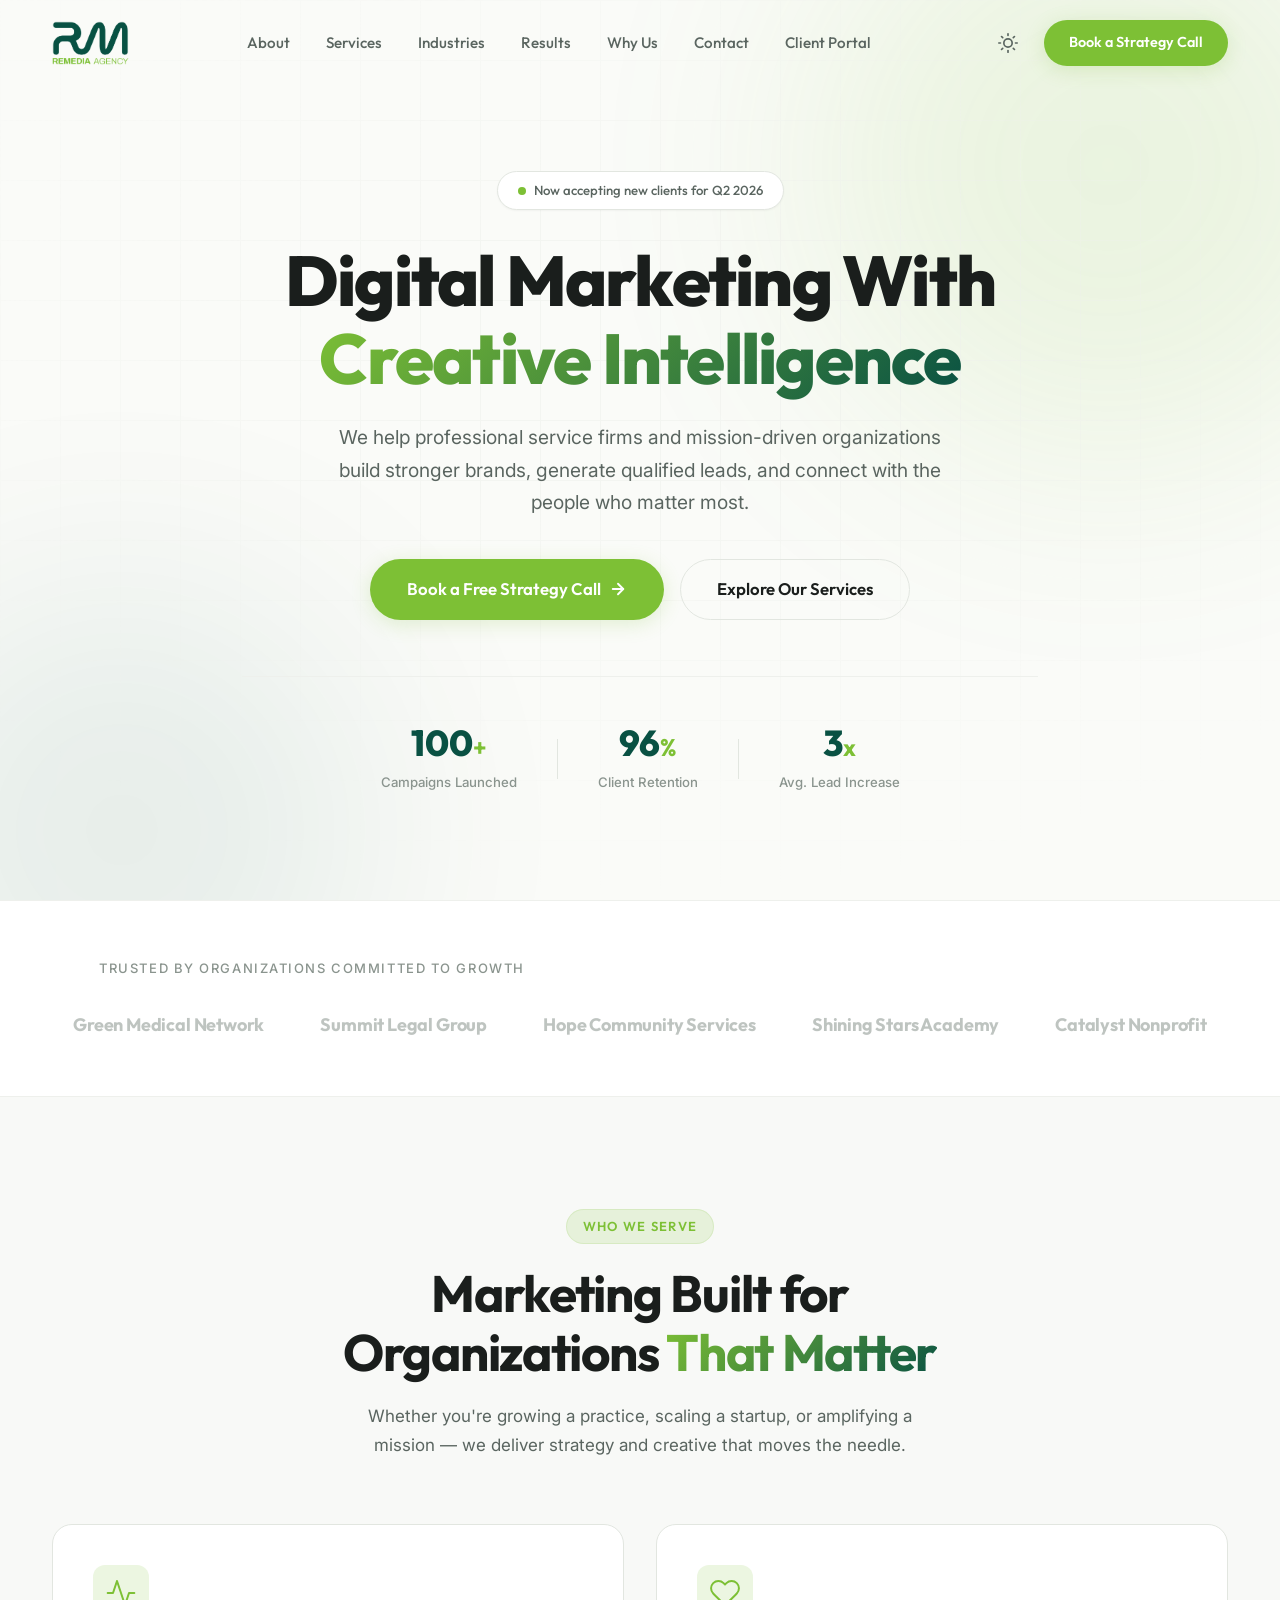
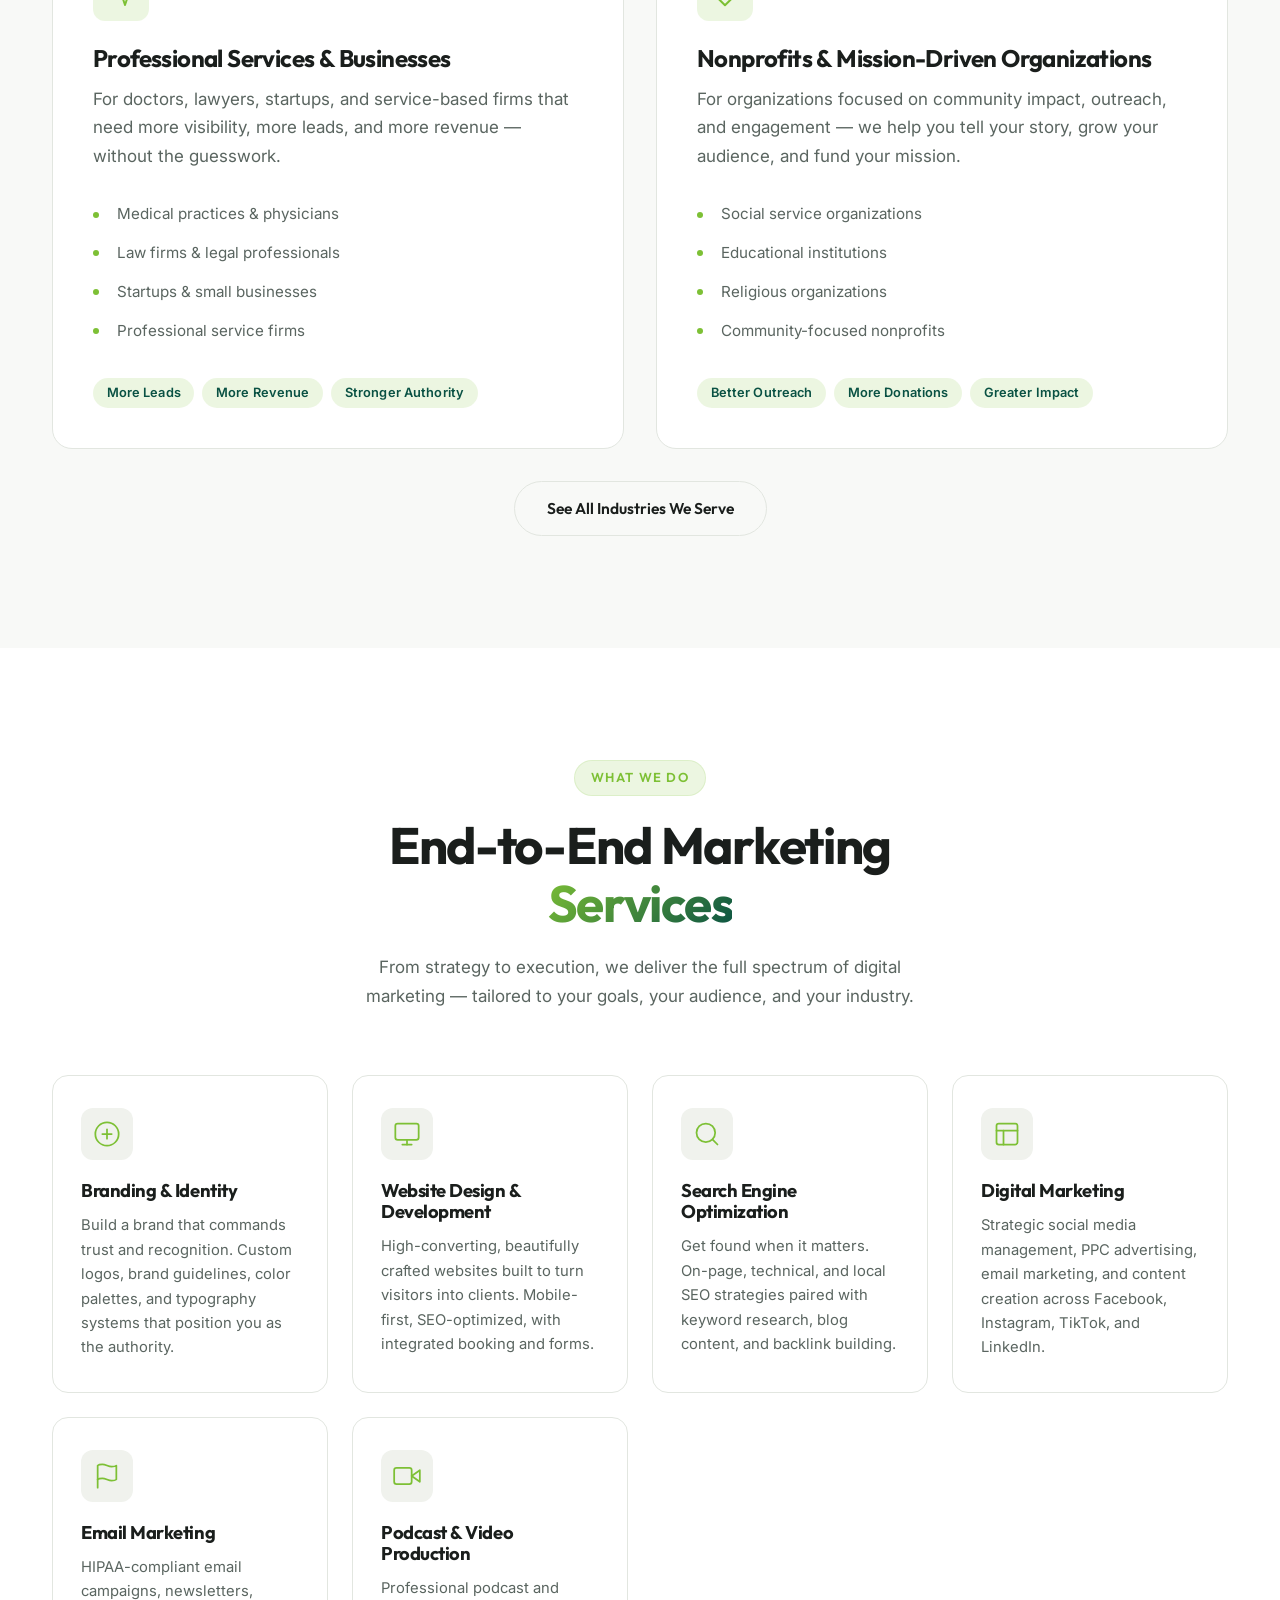
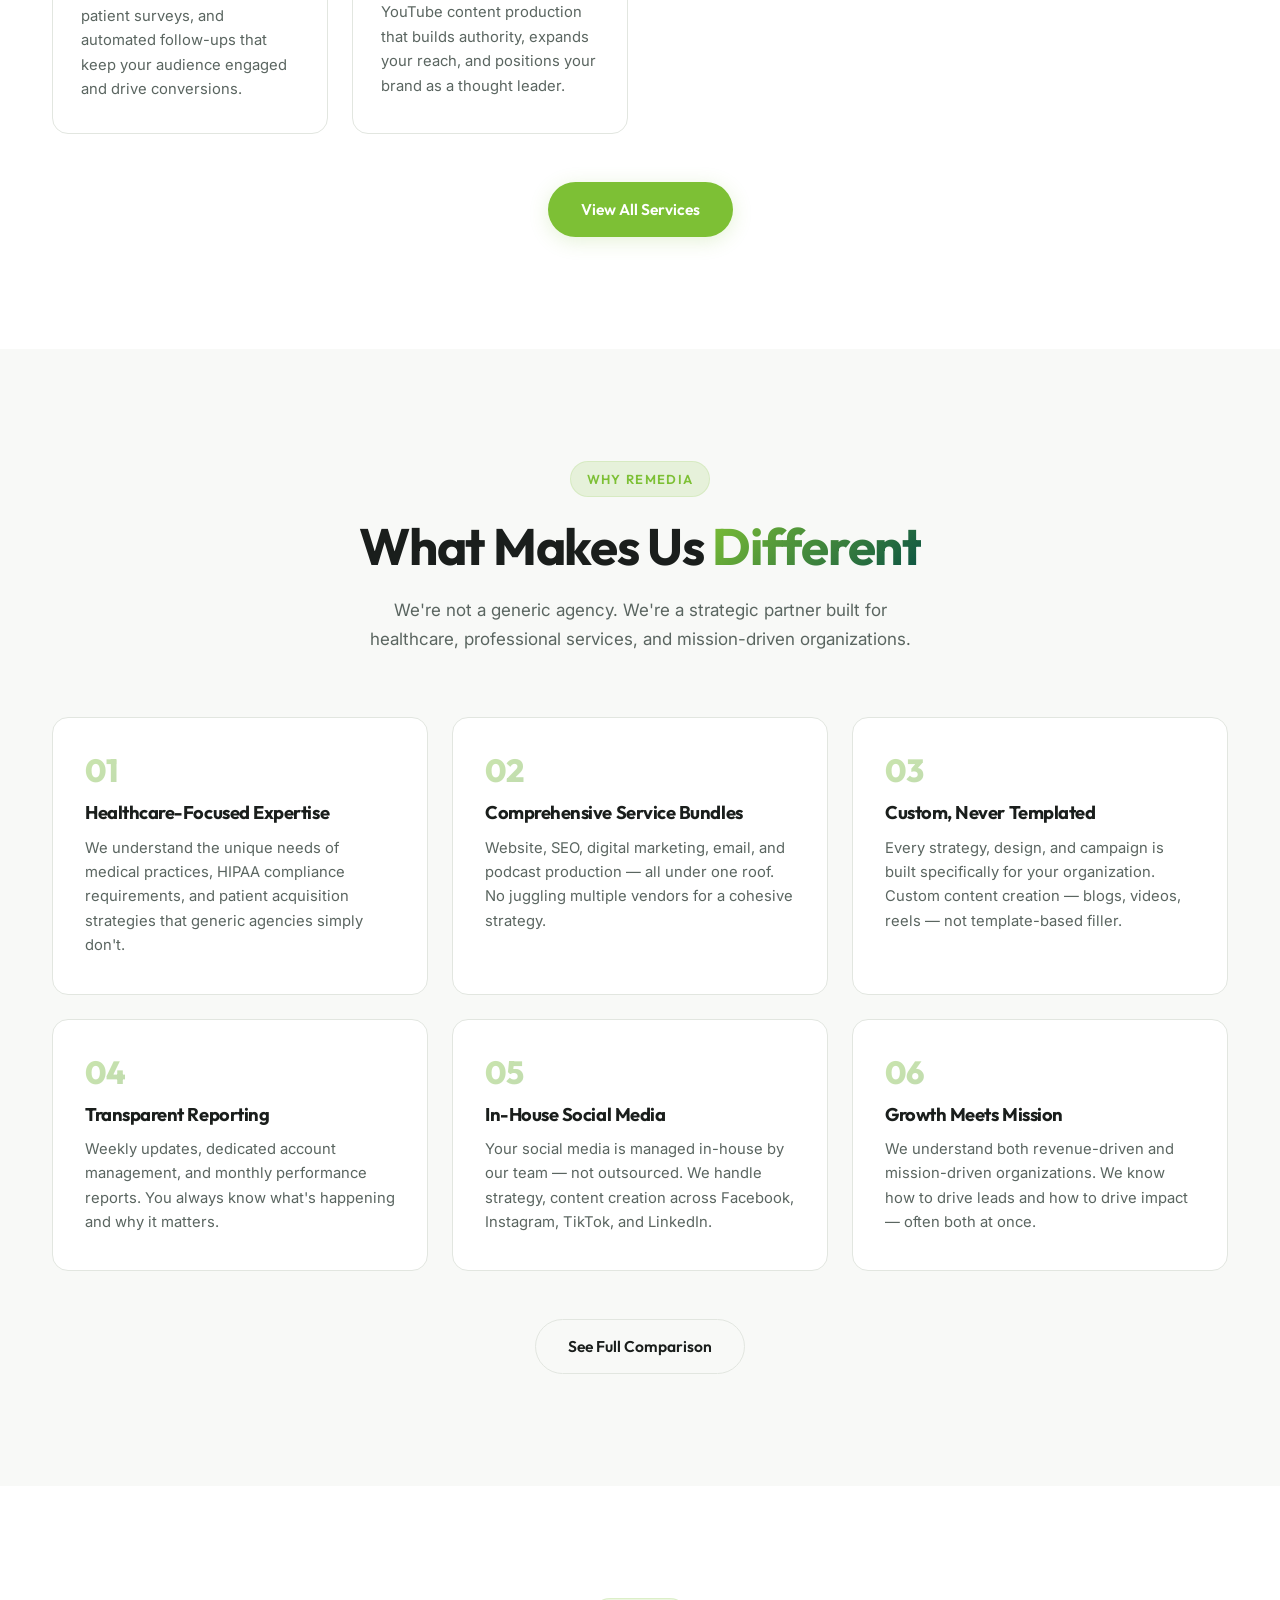
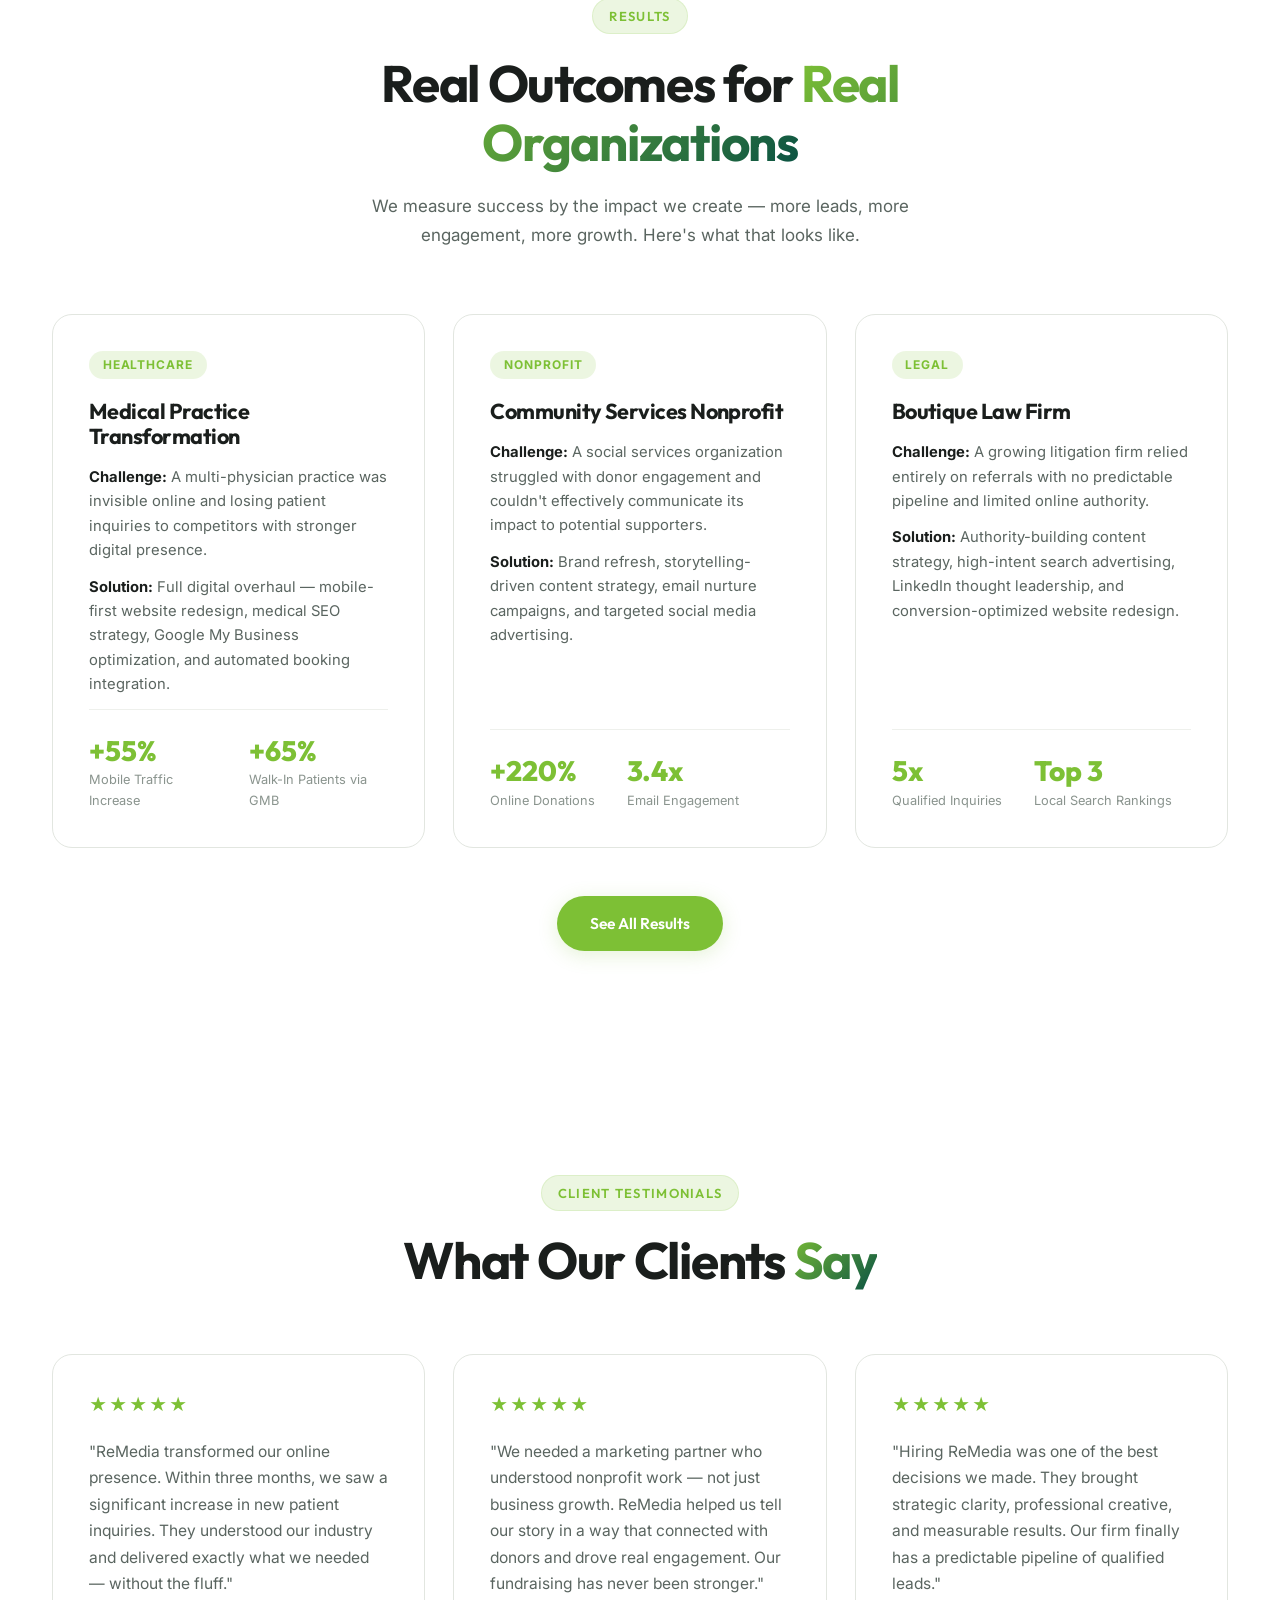
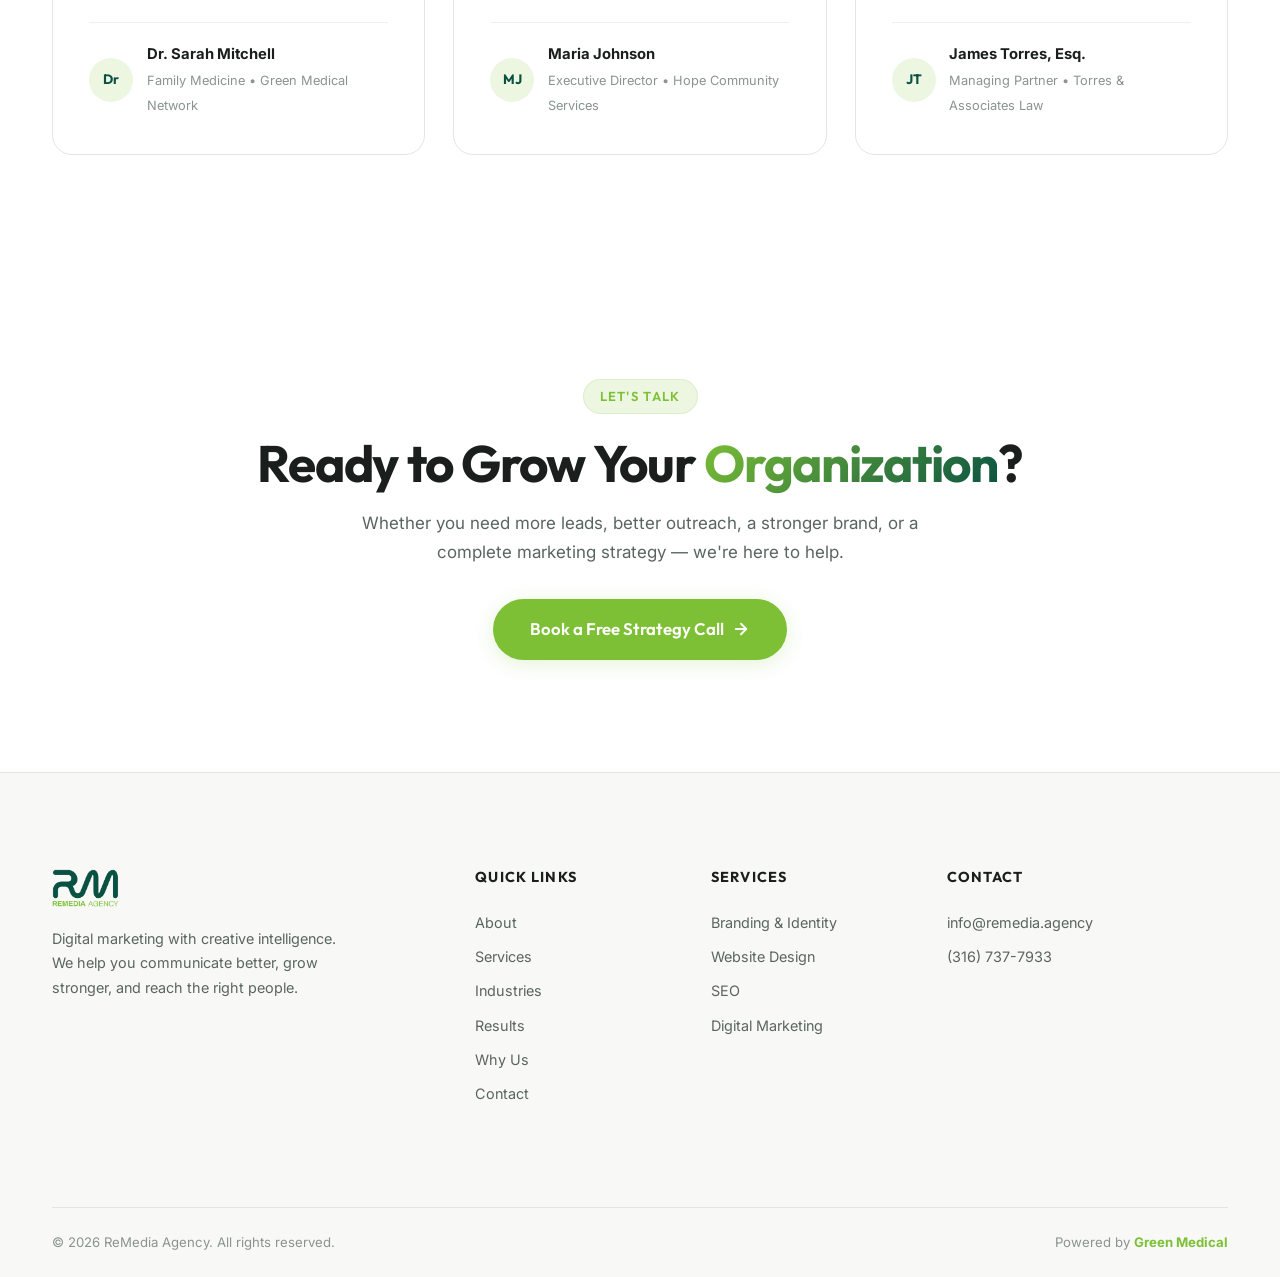
<file: index.html>
<!DOCTYPE html>
<html lang="en" data-theme="light">

<head>
  <meta charset="UTF-8">
  <meta name="viewport" content="width=device-width, initial-scale=1.0">
  <link rel="icon" type="image/png" href="Logo-Remedia Agency(FA)-03.png">
  <title>ReMedia Agency | Strategic Digital Marketing for Growth-Driven Organizations</title>
  <meta name="description"
    content="ReMedia helps professional service firms and mission-driven nonprofits grow through strategic marketing, branding, web design, SEO, and lead generation. Book a free strategy call.">
  <meta name="keywords"
    content="digital marketing agency, marketing for doctors, marketing for lawyers, nonprofit marketing, branding, web design, SEO, lead generation">
  <link rel="preconnect" href="https://fonts.googleapis.com">
  <link rel="preconnect" href="https://fonts.gstatic.com" crossorigin>
  <link
    href="https://fonts.googleapis.com/css2?family=Inter:wght@400;500;600;700&family=Outfit:wght@400;500;600;700;800&display=swap"
    rel="stylesheet">
  <link rel="stylesheet" href="css/style.css">
</head>

<body>

  <!-- ═══════════════════════════════════════════════════════════ -->
  <!-- NAVBAR                                                      -->
  <!-- ═══════════════════════════════════════════════════════════ -->
  <header id="site-header">
    <div class="container nav-container">
      <a href="index.html" class="logo" aria-label="ReMedia Agency Home">
        <img src="Logo-Remedia Agency(FA)-03.png" alt="ReMedia Agency">
      </a>

      <nav class="nav-links" id="nav-links">
        <a href="about.html">About</a>
        <a href="services.html">Services</a>
        <a href="industries.html">Industries</a>
        <a href="results.html">Results</a>
        <a href="why-remedia.html">Why Us</a>
        <a href="contact.html">Contact</a>
        <a href="clientportal.html">Client Portal</a>
      </nav>

      <div class="nav-actions">
        <button class="theme-toggle" id="theme-toggle" aria-label="Toggle dark mode" title="Toggle dark mode">
          <svg class="icon-sun" width="20" height="20" viewBox="0 0 24 24" fill="none" stroke="currentColor"
            stroke-width="2" stroke-linecap="round" stroke-linejoin="round">
            <circle cx="12" cy="12" r="5" />
            <line x1="12" y1="1" x2="12" y2="3" />
            <line x1="12" y1="21" x2="12" y2="23" />
            <line x1="4.22" y1="4.22" x2="5.64" y2="5.64" />
            <line x1="18.36" y1="18.36" x2="19.78" y2="19.78" />
            <line x1="1" y1="12" x2="3" y2="12" />
            <line x1="21" y1="12" x2="23" y2="12" />
            <line x1="4.22" y1="19.78" x2="5.64" y2="18.36" />
            <line x1="18.36" y1="5.64" x2="19.78" y2="4.22" />
          </svg>
          <svg class="icon-moon" width="20" height="20" viewBox="0 0 24 24" fill="none" stroke="currentColor"
            stroke-width="2" stroke-linecap="round" stroke-linejoin="round">
            <path d="M21 12.79A9 9 0 1 1 11.21 3 7 7 0 0 0 21 12.79z" />
          </svg>
        </button>
        <a href="contact.html" class="btn btn-primary nav-cta-btn">Book a Strategy Call</a>
        <button class="hamburger" id="hamburger" aria-label="Open menu" aria-expanded="false">
          <span></span><span></span><span></span>
        </button>
      </div>
    </div>

    <!-- Mobile Menu Overlay -->
    <div class="mobile-menu" id="mobile-menu">
      <nav class="mobile-nav">
        <a href="about.html">About</a>
        <a href="services.html">Services</a>
        <a href="industries.html">Industries</a>
        <a href="results.html">Results</a>
        <a href="why-remedia.html">Why Us</a>
        <a href="contact.html">Contact</a>
        <a href="clientportal.html">Client Portal</a>
        <a href="contact.html" class="btn btn-primary" style="margin-top: 1rem; text-align: center;">Book a Strategy
          Call</a>
      </nav>
    </div>
  </header>


  <!-- ═══════════════════════════════════════════════════════════ -->
  <!-- 1. HERO SECTION                                             -->
  <!-- ═══════════════════════════════════════════════════════════ -->
  <section class="hero" id="hero">
    <div class="hero-bg-shapes">
      <div class="hero-gradient-orb hero-orb-1"></div>
      <div class="hero-gradient-orb hero-orb-2"></div>
      <div class="hero-grid-pattern"></div>
    </div>
    <div class="container hero-content">
      <div class="hero-badge reveal-on-load">
        <span class="badge-dot"></span>
        Now accepting new clients for Q2 2026
      </div>
      <h1 class="reveal-on-load delay-1">
        Digital Marketing With <span class="text-gradient">Creative Intelligence</span>
      </h1>
      <p class="hero-subtitle reveal-on-load delay-2">
        We help professional service firms and mission-driven organizations build stronger brands, generate qualified
        leads, and connect with the people who matter most.
      </p>
      <div class="hero-cta reveal-on-load delay-3">
        <a href="contact.html" class="btn btn-primary btn-lg">
          Book a Free Strategy Call
          <svg width="18" height="18" viewBox="0 0 24 24" fill="none" stroke="currentColor" stroke-width="2.5"
            stroke-linecap="round" stroke-linejoin="round">
            <line x1="5" y1="12" x2="19" y2="12" />
            <polyline points="12 5 19 12 12 19" />
          </svg>
        </a>
        <a href="services.html" class="btn btn-secondary btn-lg">Explore Our Services</a>
      </div>
      <div class="hero-stats reveal-on-load delay-4">
        <div class="hero-stat">
          <span class="hero-stat-number" data-count="100">0</span><span class="hero-stat-suffix">+</span>
          <span class="hero-stat-label">Campaigns Launched</span>
        </div>
        <div class="hero-stat-divider"></div>
        <div class="hero-stat">
          <span class="hero-stat-number" data-count="96">0</span><span class="hero-stat-suffix">%</span>
          <span class="hero-stat-label">Client Retention</span>
        </div>
        <div class="hero-stat-divider"></div>
        <div class="hero-stat">
          <span class="hero-stat-number" data-count="3">0</span><span class="hero-stat-suffix">x</span>
          <span class="hero-stat-label">Avg. Lead Increase</span>
        </div>
      </div>
    </div>
  </section>


  <!-- ═══════════════════════════════════════════════════════════ -->
  <!-- 2. TRUST / CREDIBILITY BAR                                  -->
  <!-- ═══════════════════════════════════════════════════════════ -->
  <section class="trust-bar">
    <div class="container">
      <p class="trust-label">Trusted by organizations committed to growth</p>
      <div class="trust-logos">
        <div class="trust-logo-item">Green Medical Network</div>
        <div class="trust-logo-item">Summit Legal Group</div>
        <div class="trust-logo-item">Hope Community Services</div>
        <div class="trust-logo-item">Shining Stars Academy</div>
        <div class="trust-logo-item">Catalyst Nonprofit</div>
      </div>
    </div>
  </section>


  <!-- ═══════════════════════════════════════════════════════════ -->
  <!-- 3. AUDIENCE FIT SECTION                                     -->
  <!-- ═══════════════════════════════════════════════════════════ -->
  <section class="audience" id="audience">
    <div class="container">
      <div class="section-header reveal">
        <span class="section-tag">Who We Serve</span>
        <h2>Marketing Built for Organizations <span class="text-gradient">That Matter</span></h2>
        <p>Whether you're growing a practice, scaling a startup, or amplifying a mission — we deliver strategy and
          creative that moves the needle.</p>
      </div>

      <div class="audience-grid">
        <!-- For-Profit Card -->
        <div class="audience-card reveal">
          <div class="audience-card-icon">
            <svg width="32" height="32" viewBox="0 0 24 24" fill="none" stroke="currentColor" stroke-width="1.5"
              stroke-linecap="round" stroke-linejoin="round">
              <path d="M22 12h-4l-3 9L9 3l-3 9H2" />
            </svg>
          </div>
          <h3>Professional Services & Businesses</h3>
          <p>For doctors, lawyers, startups, and service-based firms that need more visibility, more leads, and more
            revenue — without the guesswork.</p>
          <ul class="audience-list">
            <li>Medical practices & physicians</li>
            <li>Law firms & legal professionals</li>
            <li>Startups & small businesses</li>
            <li>Professional service firms</li>
          </ul>
          <div class="audience-outcomes">
            <span class="outcome-tag">More Leads</span>
            <span class="outcome-tag">More Revenue</span>
            <span class="outcome-tag">Stronger Authority</span>
          </div>
        </div>

        <!-- Nonprofit Card -->
        <div class="audience-card reveal" style="transition-delay: 0.15s;">
          <div class="audience-card-icon">
            <svg width="32" height="32" viewBox="0 0 24 24" fill="none" stroke="currentColor" stroke-width="1.5"
              stroke-linecap="round" stroke-linejoin="round">
              <path
                d="M20.84 4.61a5.5 5.5 0 0 0-7.78 0L12 5.67l-1.06-1.06a5.5 5.5 0 0 0-7.78 7.78l1.06 1.06L12 21.23l7.78-7.78 1.06-1.06a5.5 5.5 0 0 0 0-7.78z" />
            </svg>
          </div>
          <h3>Nonprofits & Mission-Driven Organizations</h3>
          <p>For organizations focused on community impact, outreach, and engagement — we help you tell your story, grow
            your audience, and fund your mission.</p>
          <ul class="audience-list">
            <li>Social service organizations</li>
            <li>Educational institutions</li>
            <li>Religious organizations</li>
            <li>Community-focused nonprofits</li>
          </ul>
          <div class="audience-outcomes">
            <span class="outcome-tag">Better Outreach</span>
            <span class="outcome-tag">More Donations</span>
            <span class="outcome-tag">Greater Impact</span>
          </div>
        </div>
      </div>

      <div class="services-cta reveal" style="margin-top: 2rem;">
        <a href="industries.html" class="btn btn-secondary">See All Industries We Serve</a>
      </div>
    </div>
  </section>


  <!-- ═══════════════════════════════════════════════════════════ -->
  <!-- 4. SERVICES OVERVIEW                                        -->
  <!-- ═══════════════════════════════════════════════════════════ -->
  <section class="services" id="services">
    <div class="container">
      <div class="section-header reveal">
        <span class="section-tag">What We Do</span>
        <h2>End-to-End Marketing <span class="text-gradient">Services</span></h2>
        <p>From strategy to execution, we deliver the full spectrum of digital marketing — tailored to your goals, your
          audience, and your industry.</p>
      </div>

      <div class="services-grid">
        <a href="services/branding.html" class="service-card reveal" style="text-decoration:none;">
          <div class="service-icon">
            <svg width="28" height="28" viewBox="0 0 24 24" fill="none" stroke="currentColor" stroke-width="1.5"
              stroke-linecap="round" stroke-linejoin="round">
              <circle cx="12" cy="12" r="10" />
              <path d="M8 12h8" />
              <path d="M12 8v8" />
            </svg>
          </div>
          <h3>Branding & Identity</h3>
          <p>Build a brand that commands trust and recognition. Custom logos, brand guidelines, color palettes, and
            typography systems that position you as the authority.</p>
        </a>

        <a href="services/website-design.html" class="service-card reveal"
          style="text-decoration:none;transition-delay: 0.05s;">
          <div class="service-icon">
            <svg width="28" height="28" viewBox="0 0 24 24" fill="none" stroke="currentColor" stroke-width="1.5"
              stroke-linecap="round" stroke-linejoin="round">
              <rect x="2" y="3" width="20" height="14" rx="2" ry="2" />
              <line x1="8" y1="21" x2="16" y2="21" />
              <line x1="12" y1="17" x2="12" y2="21" />
            </svg>
          </div>
          <h3>Website Design & Development</h3>
          <p>High-converting, beautifully crafted websites built to turn visitors into clients. Mobile-first,
            SEO-optimized, with integrated booking and forms.</p>
        </a>

        <a href="services/seo.html" class="service-card reveal" style="text-decoration:none;transition-delay: 0.1s;">
          <div class="service-icon">
            <svg width="28" height="28" viewBox="0 0 24 24" fill="none" stroke="currentColor" stroke-width="1.5"
              stroke-linecap="round" stroke-linejoin="round">
              <circle cx="11" cy="11" r="8" />
              <line x1="21" y1="21" x2="16.65" y2="16.65" />
            </svg>
          </div>
          <h3>Search Engine Optimization</h3>
          <p>Get found when it matters. On-page, technical, and local SEO strategies paired with keyword research, blog
            content, and backlink building.</p>
        </a>

        <a href="services/digital-marketing.html" class="service-card reveal"
          style="text-decoration:none;transition-delay: 0.15s;">
          <div class="service-icon">
            <svg width="28" height="28" viewBox="0 0 24 24" fill="none" stroke="currentColor" stroke-width="1.5"
              stroke-linecap="round" stroke-linejoin="round">
              <rect x="3" y="3" width="18" height="18" rx="2" ry="2" />
              <line x1="3" y1="9" x2="21" y2="9" />
              <line x1="9" y1="21" x2="9" y2="9" />
            </svg>
          </div>
          <h3>Digital Marketing</h3>
          <p>Strategic social media management, PPC advertising, email marketing, and content creation across Facebook,
            Instagram, TikTok, and LinkedIn.</p>
        </a>

        <div class="service-card reveal" style="transition-delay: 0.2s;">
          <div class="service-icon">
            <svg width="28" height="28" viewBox="0 0 24 24" fill="none" stroke="currentColor" stroke-width="1.5"
              stroke-linecap="round" stroke-linejoin="round">
              <path d="M4 15s1-1 4-1 5 2 8 2 4-1 4-1V3s-1 1-4 1-5-2-8-2-4 1-4 1z" />
              <line x1="4" y1="22" x2="4" y2="15" />
            </svg>
          </div>
          <h3>Email Marketing</h3>
          <p>HIPAA-compliant email campaigns, newsletters, patient surveys, and automated follow-ups that keep your
            audience engaged and drive conversions.</p>
        </div>

        <div class="service-card reveal" style="transition-delay: 0.25s;">
          <div class="service-icon">
            <svg width="28" height="28" viewBox="0 0 24 24" fill="none" stroke="currentColor" stroke-width="1.5"
              stroke-linecap="round" stroke-linejoin="round">
              <polygon points="23 7 16 12 23 17 23 7" />
              <rect x="1" y="5" width="15" height="14" rx="2" ry="2" />
            </svg>
          </div>
          <h3>Podcast & Video Production</h3>
          <p>Professional podcast and YouTube content production that builds authority, expands your reach, and
            positions your brand as a thought leader.</p>
        </div>
      </div>

      <div class="services-cta reveal">
        <a href="services.html" class="btn btn-primary">View All Services</a>
      </div>
    </div>
  </section>


  <!-- ═══════════════════════════════════════════════════════════ -->
  <!-- 5. WHY REMEDIA (Compact)                                    -->
  <!-- ═══════════════════════════════════════════════════════════ -->
  <section class="why-remedia" id="why-remedia">
    <div class="container">
      <div class="section-header reveal">
        <span class="section-tag">Why ReMedia</span>
        <h2>What Makes Us <span class="text-gradient">Different</span></h2>
        <p>We're not a generic agency. We're a strategic partner built for healthcare, professional services, and
          mission-driven organizations.</p>
      </div>

      <div class="why-grid">
        <div class="why-card reveal">
          <div class="why-number">01</div>
          <h3>Healthcare-Focused Expertise</h3>
          <p>We understand the unique needs of medical practices, HIPAA compliance requirements, and patient acquisition
            strategies that generic agencies simply don't.</p>
        </div>
        <div class="why-card reveal" style="transition-delay: 0.05s;">
          <div class="why-number">02</div>
          <h3>Comprehensive Service Bundles</h3>
          <p>Website, SEO, digital marketing, email, and podcast production — all under one roof. No juggling multiple
            vendors for a cohesive strategy.</p>
        </div>
        <div class="why-card reveal" style="transition-delay: 0.1s;">
          <div class="why-number">03</div>
          <h3>Custom, Never Templated</h3>
          <p>Every strategy, design, and campaign is built specifically for your organization. Custom content creation —
            blogs, videos, reels — not template-based filler.</p>
        </div>
        <div class="why-card reveal" style="transition-delay: 0.15s;">
          <div class="why-number">04</div>
          <h3>Transparent Reporting</h3>
          <p>Weekly updates, dedicated account management, and monthly performance reports. You always know what's
            happening and why it matters.</p>
        </div>
        <div class="why-card reveal" style="transition-delay: 0.2s;">
          <div class="why-number">05</div>
          <h3>In-House Social Media</h3>
          <p>Your social media is managed in-house by our team — not outsourced. We handle strategy, content creation
            across Facebook, Instagram, TikTok, and LinkedIn.</p>
        </div>
        <div class="why-card reveal" style="transition-delay: 0.25s;">
          <div class="why-number">06</div>
          <h3>Growth Meets Mission</h3>
          <p>We understand both revenue-driven and mission-driven organizations. We know how to drive leads and how to
            drive impact — often both at once.</p>
        </div>
      </div>

      <div class="services-cta reveal">
        <a href="why-remedia.html" class="btn btn-secondary">See Full Comparison</a>
      </div>
    </div>
  </section>


  <!-- ═══════════════════════════════════════════════════════════ -->
  <!-- 6. RESULTS SNAPSHOT                                         -->
  <!-- ═══════════════════════════════════════════════════════════ -->
  <section class="results" id="results">
    <div class="container">
      <div class="section-header reveal">
        <span class="section-tag">Results</span>
        <h2>Real Outcomes for <span class="text-gradient">Real Organizations</span></h2>
        <p>We measure success by the impact we create — more leads, more engagement, more growth. Here's what that looks
          like.</p>
      </div>

      <div class="results-grid">
        <!-- Case Study 1 - Healthcare -->
        <div class="result-card reveal">
          <div class="result-tag">Healthcare</div>
          <h3>Medical Practice Transformation</h3>
          <p class="result-challenge"><strong>Challenge:</strong> A multi-physician practice was invisible online and
            losing patient inquiries to competitors with stronger digital presence.</p>
          <p class="result-solution"><strong>Solution:</strong> Full digital overhaul — mobile-first website redesign,
            medical SEO strategy, Google My Business optimization, and automated booking integration.</p>
          <div class="result-metrics">
            <div class="result-metric">
              <span class="result-metric-value">+55%</span>
              <span class="result-metric-label">Mobile Traffic Increase</span>
            </div>
            <div class="result-metric">
              <span class="result-metric-value">+65%</span>
              <span class="result-metric-label">Walk-In Patients via GMB</span>
            </div>
          </div>
        </div>

        <!-- Case Study 2 - Nonprofit -->
        <div class="result-card reveal" style="transition-delay: 0.1s;">
          <div class="result-tag">Nonprofit</div>
          <h3>Community Services Nonprofit</h3>
          <p class="result-challenge"><strong>Challenge:</strong> A social services organization struggled with donor
            engagement and couldn't effectively communicate its impact to potential supporters.</p>
          <p class="result-solution"><strong>Solution:</strong> Brand refresh, storytelling-driven content strategy,
            email nurture campaigns, and targeted social media advertising.</p>
          <div class="result-metrics">
            <div class="result-metric">
              <span class="result-metric-value">+220%</span>
              <span class="result-metric-label">Online Donations</span>
            </div>
            <div class="result-metric">
              <span class="result-metric-value">3.4x</span>
              <span class="result-metric-label">Email Engagement</span>
            </div>
          </div>
        </div>

        <!-- Case Study 3 - Legal -->
        <div class="result-card reveal" style="transition-delay: 0.2s;">
          <div class="result-tag">Legal</div>
          <h3>Boutique Law Firm</h3>
          <p class="result-challenge"><strong>Challenge:</strong> A growing litigation firm relied entirely on referrals
            with no predictable pipeline and limited online authority.</p>
          <p class="result-solution"><strong>Solution:</strong> Authority-building content strategy, high-intent search
            advertising, LinkedIn thought leadership, and conversion-optimized website redesign.</p>
          <div class="result-metrics">
            <div class="result-metric">
              <span class="result-metric-value">5x</span>
              <span class="result-metric-label">Qualified Inquiries</span>
            </div>
            <div class="result-metric">
              <span class="result-metric-value">Top 3</span>
              <span class="result-metric-label">Local Search Rankings</span>
            </div>
          </div>
        </div>
      </div>

      <div class="services-cta reveal">
        <a href="results.html" class="btn btn-primary">See All Results</a>
      </div>
    </div>
  </section>


  <!-- ═══════════════════════════════════════════════════════════ -->
  <!-- 7. TESTIMONIALS SECTION                                     -->
  <!-- ═══════════════════════════════════════════════════════════ -->
  <section class="testimonials" id="testimonials">
    <div class="container">
      <div class="section-header reveal">
        <span class="section-tag">Client Testimonials</span>
        <h2>What Our Clients <span class="text-gradient">Say</span></h2>
      </div>

      <div class="testimonials-grid">
        <div class="testimonial-card reveal">
          <div class="testimonial-stars">★★★★★</div>
          <blockquote>
            "ReMedia transformed our online presence. Within three months, we saw a significant increase in new patient
            inquiries. They understood our industry and delivered exactly what we needed — without the fluff."
          </blockquote>
          <div class="testimonial-author">
            <div class="testimonial-avatar">Dr</div>
            <div>
              <strong>Dr. Sarah Mitchell</strong>
              <span>Family Medicine • Green Medical Network</span>
            </div>
          </div>
        </div>

        <div class="testimonial-card reveal" style="transition-delay: 0.1s;">
          <div class="testimonial-stars">★★★★★</div>
          <blockquote>
            "We needed a marketing partner who understood nonprofit work — not just business growth. ReMedia helped us
            tell our story in a way that connected with donors and drove real engagement. Our fundraising has never been
            stronger."
          </blockquote>
          <div class="testimonial-author">
            <div class="testimonial-avatar">MJ</div>
            <div>
              <strong>Maria Johnson</strong>
              <span>Executive Director • Hope Community Services</span>
            </div>
          </div>
        </div>

        <div class="testimonial-card reveal" style="transition-delay: 0.2s;">
          <div class="testimonial-stars">★★★★★</div>
          <blockquote>
            "Hiring ReMedia was one of the best decisions we made. They brought strategic clarity, professional
            creative, and measurable results. Our firm finally has a predictable pipeline of qualified leads."
          </blockquote>
          <div class="testimonial-author">
            <div class="testimonial-avatar">JT</div>
            <div>
              <strong>James Torres, Esq.</strong>
              <span>Managing Partner • Torres & Associates Law</span>
            </div>
          </div>
        </div>
      </div>
    </div>
  </section>


  <!-- ═══════════════════════════════════════════════════════════ -->
  <!-- 8. FINAL CTA SECTION                                       -->
  <!-- ═══════════════════════════════════════════════════════════ -->
  <section class="page-cta-banner" id="contact" style="background: var(--bg-primary);">
    <div class="container reveal">
      <span class="section-tag">Let's Talk</span>
      <h2>Ready to Grow Your <span class="text-gradient">Organization</span>?</h2>
      <p style="max-width: 600px; margin: 0 auto; color: var(--text-secondary); margin-bottom: 2rem;">Whether you need more leads, better outreach, a stronger brand, or a complete marketing strategy — we're here to help.</p>
      <a href="contact.html" class="btn btn-primary btn-lg">Book a Free Strategy Call <svg width="18" height="18" viewBox="0 0 24 24" fill="none" stroke="currentColor" stroke-width="2.5" stroke-linecap="round" stroke-linejoin="round"><line x1="5" y1="12" x2="19" y2="12"/><polyline points="12 5 19 12 12 19"/></svg></a>
    </div>
  </section>


  <!-- ═══════════════════════════════════════════════════════════ -->
  <!-- 9. FOOTER                                                   -->
  <!-- ═══════════════════════════════════════════════════════════ -->
  <footer class="site-footer">
    <div class="container">
      <div class="footer-grid">
        <div class="footer-brand">
          <img src="Logo-Remedia Agency(FA)-03.png" alt="ReMedia Agency" class="footer-logo">
          <p>Digital marketing with creative intelligence. We help you communicate better, grow stronger, and reach the
            right people.</p>
        </div>
        <div class="footer-links">
          <h4>Quick Links</h4>
          <a href="about.html">About</a>
          <a href="services.html">Services</a>
          <a href="industries.html">Industries</a>
          <a href="results.html">Results</a>
          <a href="why-remedia.html">Why Us</a>
          <a href="contact.html">Contact</a>
        </div>
        <div class="footer-links">
          <h4>Services</h4>
          <a href="services/branding.html">Branding & Identity</a>
          <a href="services/website-design.html">Website Design</a>
          <a href="services/seo.html">SEO</a>
          <a href="services/digital-marketing.html">Digital Marketing</a>
        </div>
        <div class="footer-links">
          <h4>Contact</h4>
          <a href="mailto:info@remedia.agency">info@remedia.agency</a>
          <a href="tel:3167377933">(316) 737-7933</a>
        </div>
      </div>
      <div class="footer-bottom">
        <div>&copy; 2026 ReMedia Agency. All rights reserved.</div>
        <div>Powered by <strong>Green Medical</strong></div>
      </div>
    </div>
  </footer>

  <script src="js/main.js"></script>
</body>

</html>
</file>
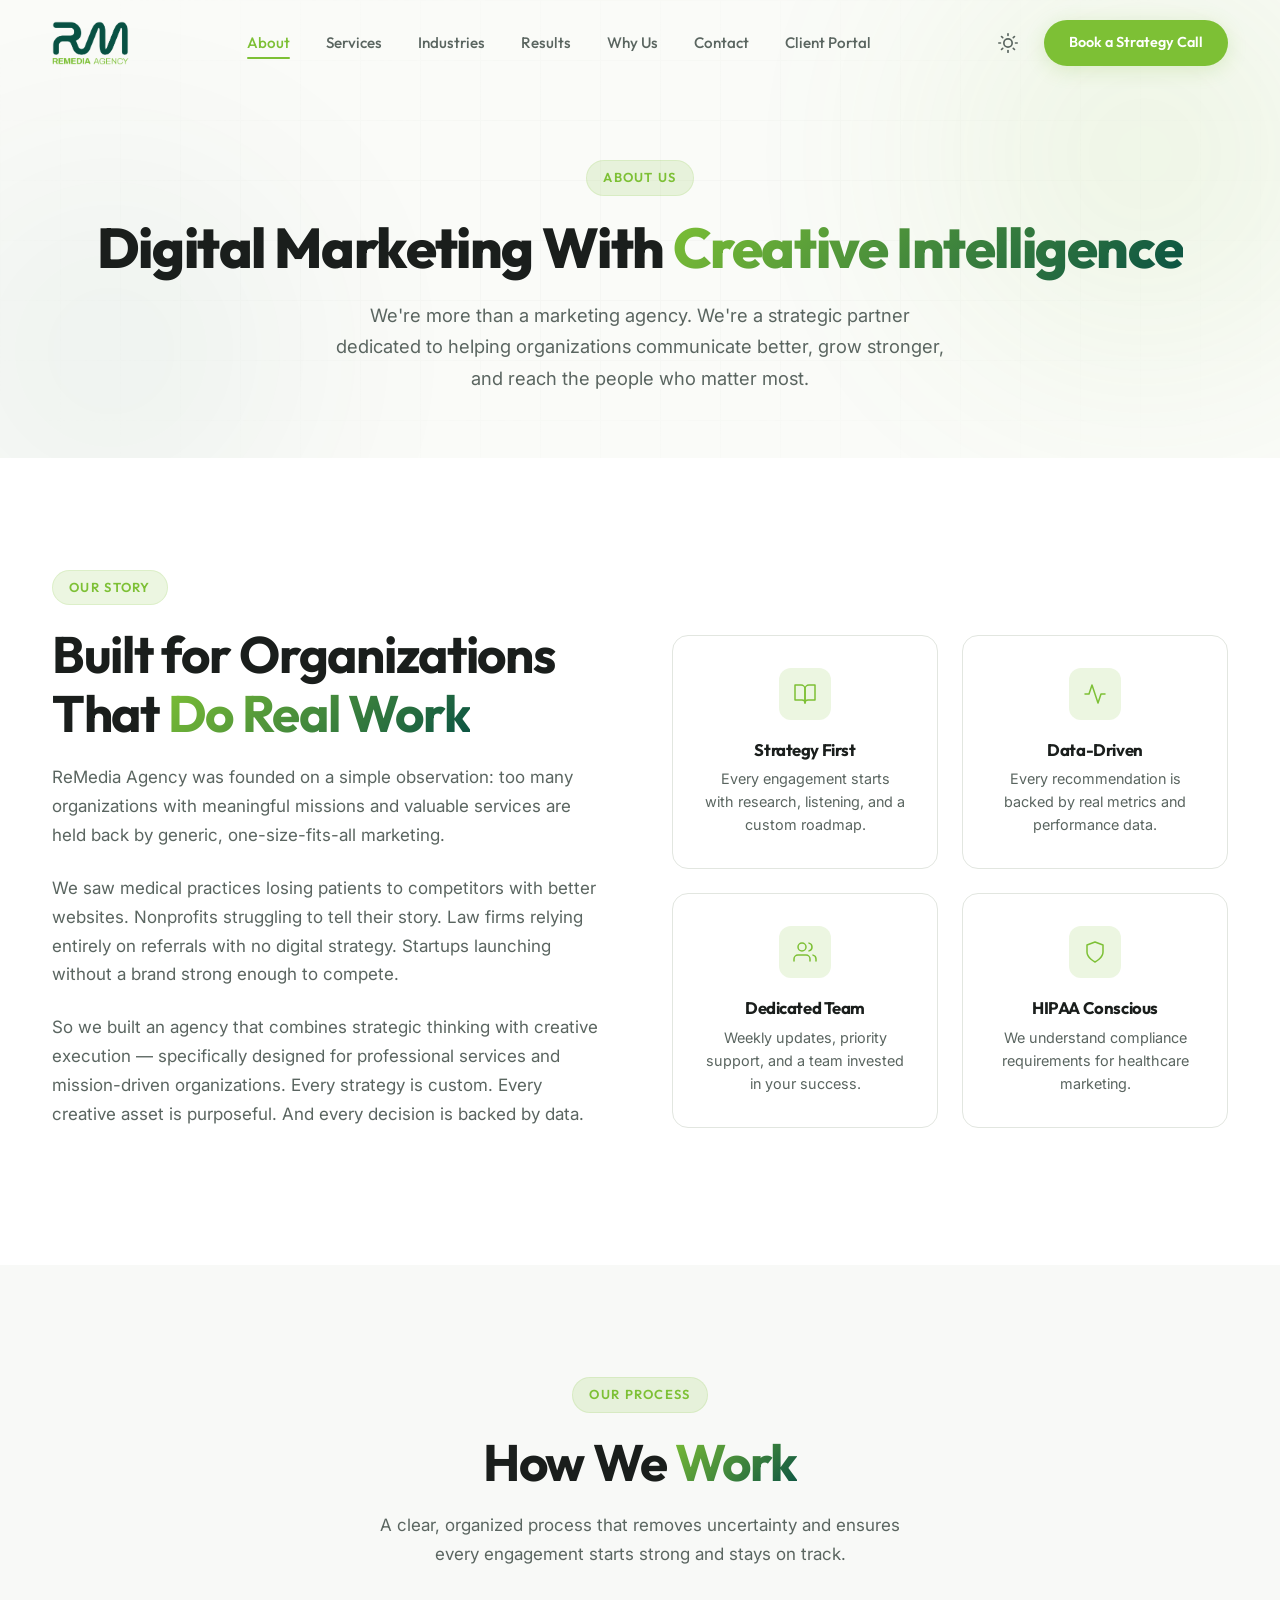
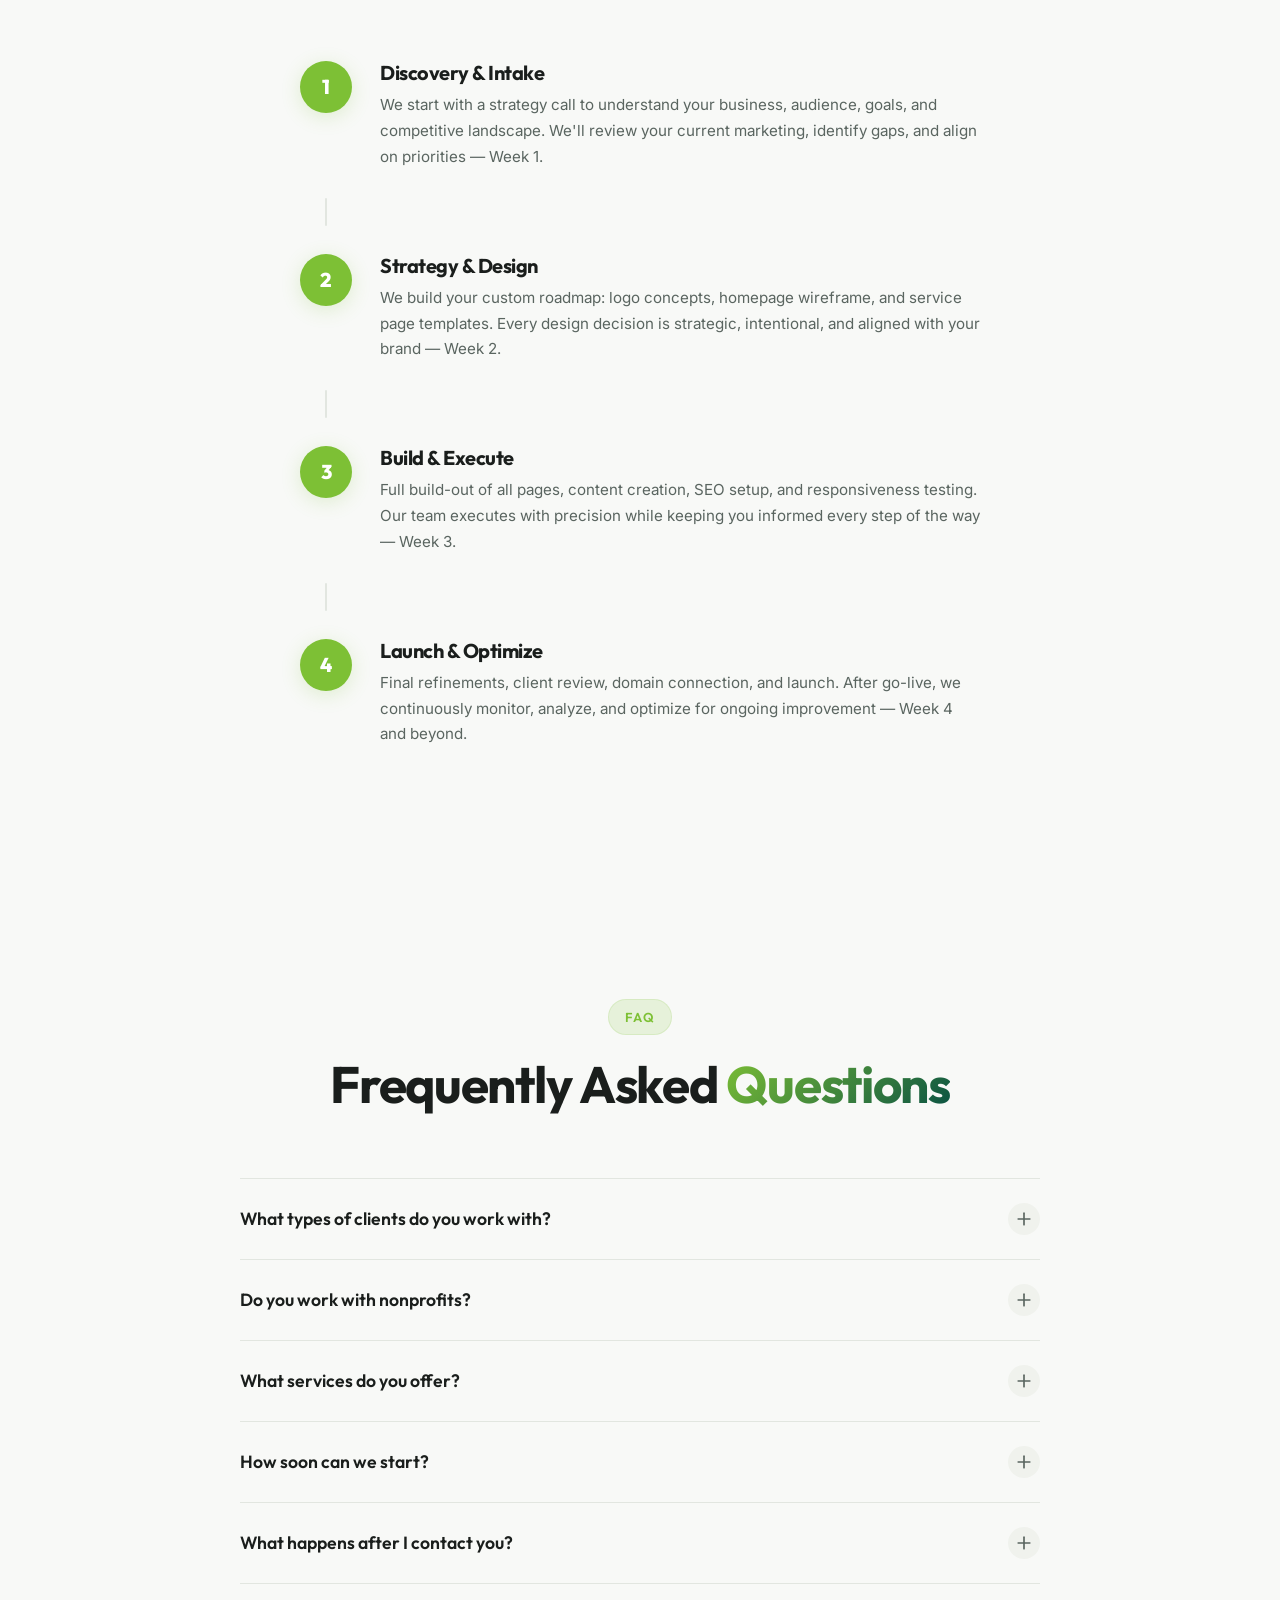
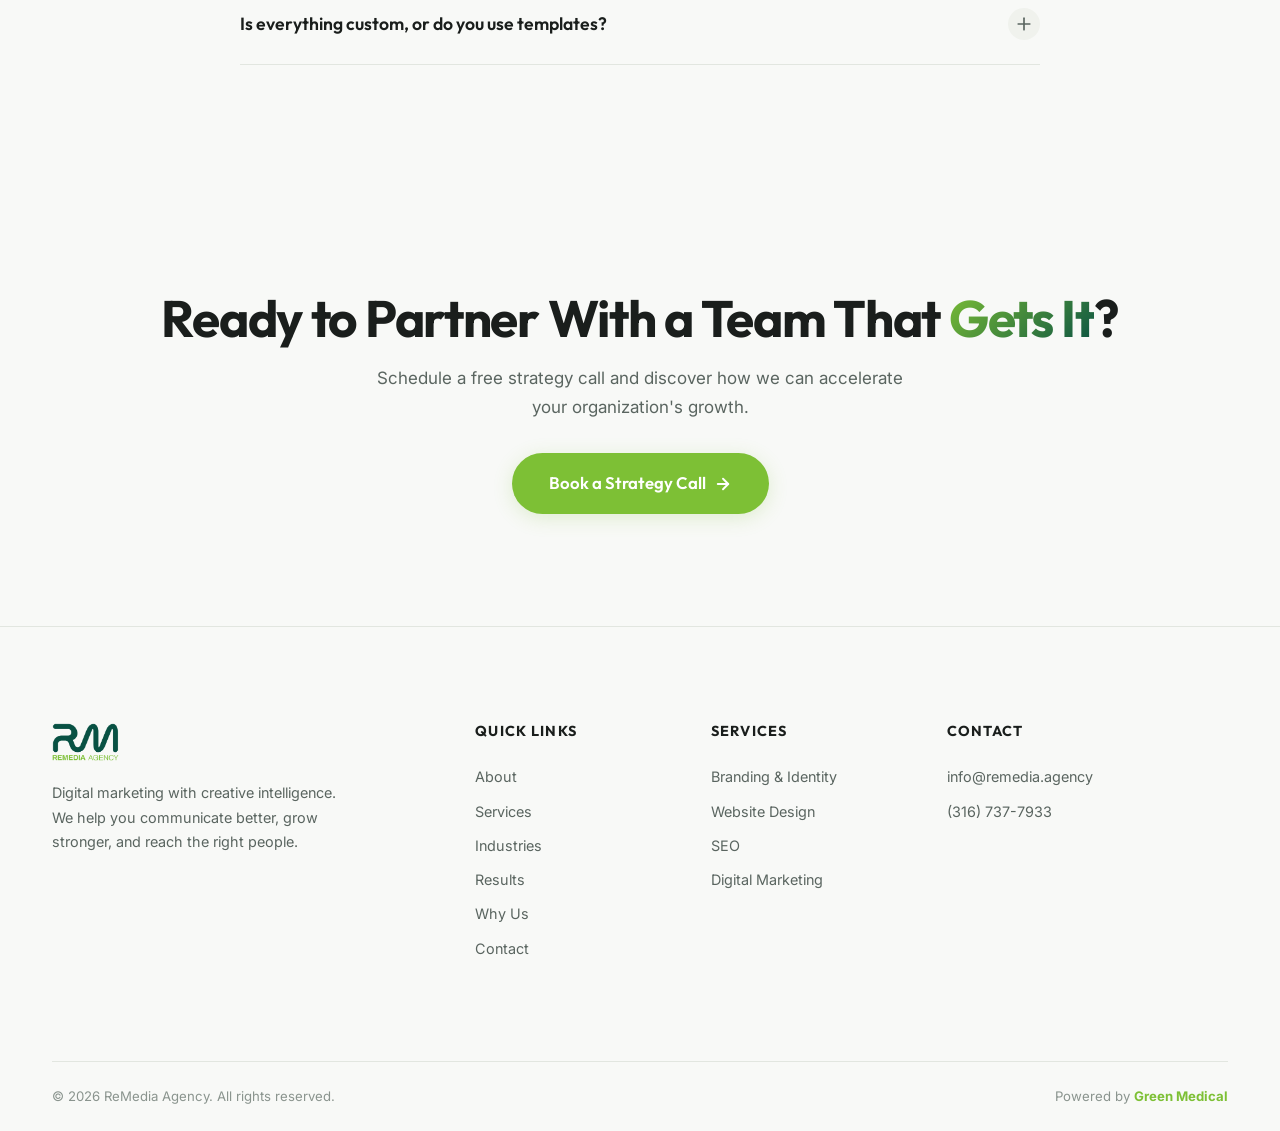
<file: about.html>
<!DOCTYPE html>
<html lang="en" data-theme="light">
<head>
  <meta charset="UTF-8">
  <meta name="viewport" content="width=device-width, initial-scale=1.0">
  <link rel="icon" type="image/png" href="Logo-Remedia Agency(FA)-03.png">
  <title>About ReMedia Agency | Our Story, Mission & Process</title>
  <meta name="description" content="Learn about ReMedia Agency — a strategic digital marketing partner for healthcare, professional services, and mission-driven organizations. Discover our process and values.">
  <link rel="preconnect" href="https://fonts.googleapis.com">
  <link rel="preconnect" href="https://fonts.gstatic.com" crossorigin>
  <link href="https://fonts.googleapis.com/css2?family=Inter:wght@400;500;600;700&family=Outfit:wght@400;500;600;700;800&display=swap" rel="stylesheet">
  <link rel="stylesheet" href="css/style.css">
</head>
<body>

  <!-- NAVBAR -->
  <header id="site-header">
    <div class="container nav-container">
      <a href="index.html" class="logo" aria-label="ReMedia Agency Home">
        <img src="Logo-Remedia Agency(FA)-03.png" alt="ReMedia Agency">
      </a>
      <nav class="nav-links" id="nav-links">
        <a href="about.html">About</a>
        <a href="services.html">Services</a>
        <a href="industries.html">Industries</a>
        <a href="results.html">Results</a>
        <a href="why-remedia.html">Why Us</a>
        <a href="contact.html">Contact</a>
        <a href="clientportal.html">Client Portal</a>
      </nav>
      <div class="nav-actions">
        <button class="theme-toggle" id="theme-toggle" aria-label="Toggle dark mode" title="Toggle dark mode">
          <svg class="icon-sun" width="20" height="20" viewBox="0 0 24 24" fill="none" stroke="currentColor" stroke-width="2" stroke-linecap="round" stroke-linejoin="round"><circle cx="12" cy="12" r="5"/><line x1="12" y1="1" x2="12" y2="3"/><line x1="12" y1="21" x2="12" y2="23"/><line x1="4.22" y1="4.22" x2="5.64" y2="5.64"/><line x1="18.36" y1="18.36" x2="19.78" y2="19.78"/><line x1="1" y1="12" x2="3" y2="12"/><line x1="21" y1="12" x2="23" y2="12"/><line x1="4.22" y1="19.78" x2="5.64" y2="18.36"/><line x1="18.36" y1="5.64" x2="19.78" y2="4.22"/></svg>
          <svg class="icon-moon" width="20" height="20" viewBox="0 0 24 24" fill="none" stroke="currentColor" stroke-width="2" stroke-linecap="round" stroke-linejoin="round"><path d="M21 12.79A9 9 0 1 1 11.21 3 7 7 0 0 0 21 12.79z"/></svg>
        </button>
        <a href="contact.html" class="btn btn-primary nav-cta-btn">Book a Strategy Call</a>
        <button class="hamburger" id="hamburger" aria-label="Open menu" aria-expanded="false">
          <span></span><span></span><span></span>
        </button>
      </div>
    </div>
    <div class="mobile-menu" id="mobile-menu">
      <nav class="mobile-nav">
        <a href="about.html">About</a>
        <a href="services.html">Services</a>
        <a href="industries.html">Industries</a>
        <a href="results.html">Results</a>
        <a href="why-remedia.html">Why Us</a>
        <a href="contact.html">Contact</a>
        <a href="clientportal.html">Client Portal</a>
        <a href="contact.html" class="btn btn-primary" style="margin-top: 1rem; text-align: center;">Book a Strategy Call</a>
      </nav>
    </div>
  </header>

  <!-- PAGE HERO -->
  <section class="page-hero">
    <div class="page-hero-orb page-hero-orb-1"></div>
    <div class="page-hero-orb page-hero-orb-2"></div>
    <div class="container">
      <span class="section-tag">About Us</span>
      <h1>Digital Marketing With <span class="text-gradient">Creative Intelligence</span></h1>
      <p>We're more than a marketing agency. We're a strategic partner dedicated to helping organizations communicate better, grow stronger, and reach the people who matter most.</p>
    </div>
  </section>

  <!-- MISSION & STORY -->
  <section class="about-mission">
    <div class="container">
      <div class="about-mission-grid">
        <div class="service-detail-content reveal">
          <span class="section-tag">Our Story</span>
          <h2>Built for Organizations That <span class="text-gradient">Do Real Work</span></h2>
          <p>ReMedia Agency was founded on a simple observation: too many organizations with meaningful missions and valuable services are held back by generic, one-size-fits-all marketing.</p>
          <p>We saw medical practices losing patients to competitors with better websites. Nonprofits struggling to tell their story. Law firms relying entirely on referrals with no digital strategy. Startups launching without a brand strong enough to compete.</p>
          <p>So we built an agency that combines strategic thinking with creative execution — specifically designed for professional services and mission-driven organizations. Every strategy is custom. Every creative asset is purposeful. And every decision is backed by data.</p>
        </div>
        <div class="reveal" style="transition-delay: 0.15s;">
          <div class="about-values-grid" style="grid-template-columns: 1fr 1fr;">
            <div class="value-card">
              <div class="value-card-icon">
                <svg width="24" height="24" viewBox="0 0 24 24" fill="none" stroke="currentColor" stroke-width="1.5" stroke-linecap="round" stroke-linejoin="round"><path d="M2 3h6a4 4 0 0 1 4 4v14a3 3 0 0 0-3-3H2z"/><path d="M22 3h-6a4 4 0 0 0-4 4v14a3 3 0 0 1 3-3h7z"/></svg>
              </div>
              <h3>Strategy First</h3>
              <p>Every engagement starts with research, listening, and a custom roadmap.</p>
            </div>
            <div class="value-card">
              <div class="value-card-icon">
                <svg width="24" height="24" viewBox="0 0 24 24" fill="none" stroke="currentColor" stroke-width="1.5" stroke-linecap="round" stroke-linejoin="round"><polyline points="22 12 18 12 15 21 9 3 6 12 2 12"/></svg>
              </div>
              <h3>Data-Driven</h3>
              <p>Every recommendation is backed by real metrics and performance data.</p>
            </div>
            <div class="value-card">
              <div class="value-card-icon">
                <svg width="24" height="24" viewBox="0 0 24 24" fill="none" stroke="currentColor" stroke-width="1.5" stroke-linecap="round" stroke-linejoin="round"><path d="M17 21v-2a4 4 0 0 0-4-4H5a4 4 0 0 0-4 4v2"/><circle cx="9" cy="7" r="4"/><path d="M23 21v-2a4 4 0 0 0-3-3.87"/><path d="M16 3.13a4 4 0 0 1 0 7.75"/></svg>
              </div>
              <h3>Dedicated Team</h3>
              <p>Weekly updates, priority support, and a team invested in your success.</p>
            </div>
            <div class="value-card">
              <div class="value-card-icon">
                <svg width="24" height="24" viewBox="0 0 24 24" fill="none" stroke="currentColor" stroke-width="1.5" stroke-linecap="round" stroke-linejoin="round"><path d="M12 22s8-4 8-10V5l-8-3-8 3v7c0 6 8 10 8 10z"/></svg>
              </div>
              <h3>HIPAA Conscious</h3>
              <p>We understand compliance requirements for healthcare marketing.</p>
            </div>
          </div>
        </div>
      </div>
    </div>
  </section>

  <!-- PROCESS -->
  <section class="process" id="process">
    <div class="container">
      <div class="section-header reveal">
        <span class="section-tag">Our Process</span>
        <h2>How We <span class="text-gradient">Work</span></h2>
        <p>A clear, organized process that removes uncertainty and ensures every engagement starts strong and stays on track.</p>
      </div>

      <div class="process-timeline">
        <div class="process-step reveal">
          <div class="process-step-number">1</div>
          <div class="process-step-content">
            <h3>Discovery & Intake</h3>
            <p>We start with a strategy call to understand your business, audience, goals, and competitive landscape. We'll review your current marketing, identify gaps, and align on priorities — Week 1.</p>
          </div>
        </div>
        <div class="process-connector reveal"></div>
        <div class="process-step reveal" style="transition-delay: 0.1s;">
          <div class="process-step-number">2</div>
          <div class="process-step-content">
            <h3>Strategy & Design</h3>
            <p>We build your custom roadmap: logo concepts, homepage wireframe, and service page templates. Every design decision is strategic, intentional, and aligned with your brand — Week 2.</p>
          </div>
        </div>
        <div class="process-connector reveal"></div>
        <div class="process-step reveal" style="transition-delay: 0.2s;">
          <div class="process-step-number">3</div>
          <div class="process-step-content">
            <h3>Build & Execute</h3>
            <p>Full build-out of all pages, content creation, SEO setup, and responsiveness testing. Our team executes with precision while keeping you informed every step of the way — Week 3.</p>
          </div>
        </div>
        <div class="process-connector reveal"></div>
        <div class="process-step reveal" style="transition-delay: 0.3s;">
          <div class="process-step-number">4</div>
          <div class="process-step-content">
            <h3>Launch & Optimize</h3>
            <p>Final refinements, client review, domain connection, and launch. After go-live, we continuously monitor, analyze, and optimize for ongoing improvement — Week 4 and beyond.</p>
          </div>
        </div>
      </div>
    </div>
  </section>

  <!-- FAQ -->
  <section class="faq" id="faq">
    <div class="container">
      <div class="section-header reveal">
        <span class="section-tag">FAQ</span>
        <h2>Frequently Asked <span class="text-gradient">Questions</span></h2>
      </div>

      <div class="faq-container reveal">
        <div class="faq-item">
          <button class="faq-question" aria-expanded="false">
            What types of clients do you work with?
            <span class="faq-icon"><svg width="20" height="20" viewBox="0 0 24 24" fill="none" stroke="currentColor" stroke-width="2" stroke-linecap="round" stroke-linejoin="round"><line x1="12" y1="5" x2="12" y2="19"/><line x1="5" y1="12" x2="19" y2="12"/></svg></span>
          </button>
          <div class="faq-answer">
            <div class="faq-answer-inner">
              We specialize in serving two core audiences: professional service businesses (medical practices, law firms, startups, and service-based companies) and mission-driven nonprofits (social services, educational organizations, religious organizations, and community-focused groups). If your organization has a clear purpose and real growth goals, we're likely a great fit.
            </div>
          </div>
        </div>

        <div class="faq-item">
          <button class="faq-question" aria-expanded="false">
            Do you work with nonprofits?
            <span class="faq-icon"><svg width="20" height="20" viewBox="0 0 24 24" fill="none" stroke="currentColor" stroke-width="2" stroke-linecap="round" stroke-linejoin="round"><line x1="12" y1="5" x2="12" y2="19"/><line x1="5" y1="12" x2="19" y2="12"/></svg></span>
          </button>
          <div class="faq-answer">
            <div class="faq-answer-inner">
              Absolutely. Working with nonprofits is central to what we do. We help mission-driven organizations with branding, outreach, fundraising campaigns, donor engagement, and digital strategy. We understand nonprofits have unique goals and constraints, and we tailor our approach accordingly.
            </div>
          </div>
        </div>

        <div class="faq-item">
          <button class="faq-question" aria-expanded="false">
            What services do you offer?
            <span class="faq-icon"><svg width="20" height="20" viewBox="0 0 24 24" fill="none" stroke="currentColor" stroke-width="2" stroke-linecap="round" stroke-linejoin="round"><line x1="12" y1="5" x2="12" y2="19"/><line x1="5" y1="12" x2="19" y2="12"/></svg></span>
          </button>
          <div class="faq-answer">
            <div class="faq-answer-inner">
              We offer comprehensive digital marketing services including branding & identity, website design & development, search engine optimization, social media management, PPC advertising, email marketing, podcast & YouTube production, and marketing strategy consulting. Each service can be delivered individually or as part of a comprehensive marketing plan.
            </div>
          </div>
        </div>

        <div class="faq-item">
          <button class="faq-question" aria-expanded="false">
            How soon can we start?
            <span class="faq-icon"><svg width="20" height="20" viewBox="0 0 24 24" fill="none" stroke="currentColor" stroke-width="2" stroke-linecap="round" stroke-linejoin="round"><line x1="12" y1="5" x2="12" y2="19"/><line x1="5" y1="12" x2="19" y2="12"/></svg></span>
          </button>
          <div class="faq-answer">
            <div class="faq-answer-inner">
              Most engagements begin within 1–2 weeks of our initial strategy call. Our structured 4-week process means you can go from first conversation to a fully launched website and marketing strategy in about a month. The exact timeline depends on scope, but we're built to move efficiently without cutting corners.
            </div>
          </div>
        </div>

        <div class="faq-item">
          <button class="faq-question" aria-expanded="false">
            What happens after I contact you?
            <span class="faq-icon"><svg width="20" height="20" viewBox="0 0 24 24" fill="none" stroke="currentColor" stroke-width="2" stroke-linecap="round" stroke-linejoin="round"><line x1="12" y1="5" x2="12" y2="19"/><line x1="5" y1="12" x2="19" y2="12"/></svg></span>
          </button>
          <div class="faq-answer">
            <div class="faq-answer-inner">
              After you reach out, we'll schedule a free strategy call to learn about your organization, goals, and challenges. From there, we put together a tailored proposal outlining our recommended approach and timeline. No pressure, no hard sell — just an honest conversation about how we can help.
            </div>
          </div>
        </div>

        <div class="faq-item">
          <button class="faq-question" aria-expanded="false">
            Is everything custom, or do you use templates?
            <span class="faq-icon"><svg width="20" height="20" viewBox="0 0 24 24" fill="none" stroke="currentColor" stroke-width="2" stroke-linecap="round" stroke-linejoin="round"><line x1="12" y1="5" x2="12" y2="19"/><line x1="5" y1="12" x2="19" y2="12"/></svg></span>
          </button>
          <div class="faq-answer">
            <div class="faq-answer-inner">
              Always custom. We don't believe in one-size-fits-all marketing. Every strategy, design, and piece of content we create is built specifically for your organization. Custom blog posts, custom video reels, custom social media content — not template-based filler that looks like everyone else.
            </div>
          </div>
        </div>
      </div>
    </div>
  </section>

  <!-- CTA BANNER -->
  <section class="page-cta-banner">
    <div class="container reveal">
      <h2>Ready to Partner With a Team That <span class="text-gradient">Gets It</span>?</h2>
      <p>Schedule a free strategy call and discover how we can accelerate your organization's growth.</p>
      <a href="contact.html" class="btn btn-primary btn-lg">Book a Strategy Call <svg width="18" height="18" viewBox="0 0 24 24" fill="none" stroke="currentColor" stroke-width="2.5" stroke-linecap="round" stroke-linejoin="round"><line x1="5" y1="12" x2="19" y2="12"/><polyline points="12 5 19 12 12 19"/></svg></a>
    </div>
  </section>

  <!-- FOOTER -->
  <footer class="site-footer">
    <div class="container">
      <div class="footer-grid">
        <div class="footer-brand">
          <img src="Logo-Remedia Agency(FA)-03.png" alt="ReMedia Agency" class="footer-logo">
          <p>Digital marketing with creative intelligence. We help you communicate better, grow stronger, and reach the right people.</p>
        </div>
        <div class="footer-links">
          <h4>Quick Links</h4>
          <a href="about.html">About</a>
          <a href="services.html">Services</a>
          <a href="industries.html">Industries</a>
          <a href="results.html">Results</a>
          <a href="why-remedia.html">Why Us</a>
          <a href="contact.html">Contact</a>
        </div>
        <div class="footer-links">
          <h4>Services</h4>
          <a href="services/branding.html">Branding & Identity</a>
          <a href="services/website-design.html">Website Design</a>
          <a href="services/seo.html">SEO</a>
          <a href="services/digital-marketing.html">Digital Marketing</a>
        </div>
        <div class="footer-links">
          <h4>Contact</h4>
          <a href="mailto:info@remedia.agency">info@remedia.agency</a>
          <a href="tel:3167377933">(316) 737-7933</a>
        </div>
      </div>
      <div class="footer-bottom">
        <div>&copy; 2026 ReMedia Agency. All rights reserved.</div>
        <div>Powered by <strong>Green Medical</strong></div>
      </div>
    </div>
  </footer>

  <script src="js/main.js"></script>
</body>
</html>
</file>
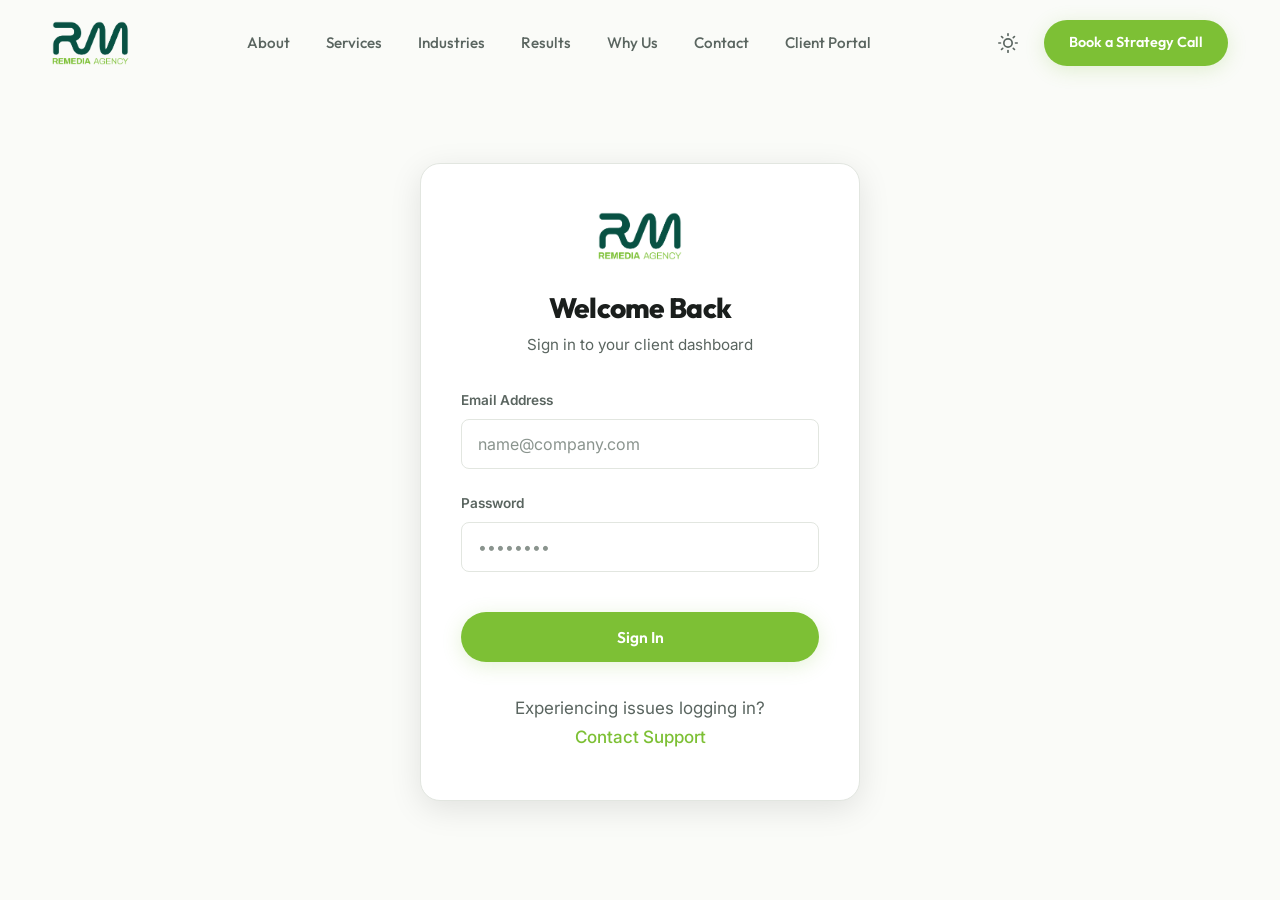
<file: clientportal.html>
<!DOCTYPE html>
<html lang="en" data-theme="light">

<head>
  <meta charset="UTF-8">
  <meta name="viewport" content="width=device-width, initial-scale=1.0">
  <link rel="icon" type="image/png" href="Logo-Remedia Agency(FA)-03.png">
  <title>Client Login | ReMedia Agency</title>
  <meta name="robots" content="noindex, nofollow">
  <link rel="preconnect" href="https://fonts.googleapis.com">
  <link rel="preconnect" href="https://fonts.gstatic.com" crossorigin>
  <link
    href="https://fonts.googleapis.com/css2?family=Inter:wght@400;500;600;700&family=Outfit:wght@400;500;600;700;800&display=swap"
    rel="stylesheet">
  <link rel="stylesheet" href="css/style.css">
  <style>
    .login-wrapper {
      min-height: 100vh;
      display: flex;
      align-items: center;
      justify-content: center;
      background: var(--bg-hero);
      padding: 6rem 1rem 2rem;
    }

    .login-container {
      width: 100%;
      max-width: 440px;
      background: var(--surface);
      border-radius: var(--radius-xl);
      padding: 3rem 2.5rem;
      box-shadow: var(--shadow-lg);
      border: 1px solid var(--border-color);
    }

    .login-header {
      text-align: center;
      margin-bottom: 2rem;
    }

    .login-logo {
      height: 48px;
      margin-bottom: 1.5rem;
      display: inline-block;
    }

    [data-theme="dark"] .login-logo {
      filter: brightness(1.8) contrast(1.1);
    }

    .login-header h1 {
      font-size: 1.75rem;
      margin-bottom: 0.5rem;
    }

    .login-header p {
      font-size: 0.95rem;
      color: var(--text-secondary);
      margin: 0;
    }

    .form-group {
      margin-bottom: 1.5rem;
    }

    .form-label {
      display: block;
      font-size: 0.875rem;
      font-weight: 500;
      color: var(--text-primary);
      margin-bottom: 0.5rem;
    }

    .form-control {
      width: 100%;
      padding: 0.875rem 1rem;
      background: var(--bg-primary);
      border: 1px solid var(--border-color);
      border-radius: var(--radius-sm);
      color: var(--text-primary);
      font-family: var(--font-body);
      font-size: 1rem;
      transition: all var(--transition-fast);
    }

    .form-control:focus {
      outline: none;
      border-color: var(--brand-primary);
      box-shadow: 0 0 0 3px var(--brand-glow);
    }

    .login-btn {
      width: 100%;
      margin-top: 1rem;
    }

    .login-footer {
      text-align: center;
      margin-top: 2rem;
      font-size: 0.875rem;
      color: var(--text-tertiary);
    }

    .login-footer a {
      color: var(--brand-primary);
      text-decoration: none;
      font-weight: 500;
    }

    .login-footer a:hover {
      text-decoration: underline;
    }

    /* Message styling */
    .auth-message {
      display: none;
      background: rgba(239, 68, 68, 0.05);
      border: 1px solid rgba(239, 68, 68, 0.2);
      color: #df3232;
      padding: 1rem;
      border-radius: var(--radius-sm);
      font-size: 0.875rem;
      margin-bottom: 1.5rem;
      line-height: 1.5;
    }
    
    [data-theme="dark"] .auth-message {
      background: rgba(239, 68, 68, 0.1);
      color: #f87171;
    }
    
    .auth-message a {
      color: inherit;
      font-weight: 600;
      text-decoration: underline;
    }

    .spinner {
      display: inline-block;
      width: 1.25rem;
      height: 1.25rem;
      border: 2px solid rgba(255,255,255,0.3);
      border-radius: 50%;
      border-top-color: #fff;
      animation: spin 0.8s ease-in-out infinite;
      margin-right: 0.5rem;
      vertical-align: middle;
      display: none;
    }

    @keyframes spin {
      to { transform: rotate(360deg); }
    }
    
    .loading .spinner {
      display: inline-block;
    }
  </style>
</head>

<body>

  <!-- NAVBAR -->
  <header id="site-header">
    <div class="container nav-container">
      <a href="index.html" class="logo" aria-label="ReMedia Agency Home">
        <img src="Logo-Remedia Agency(FA)-03.png" alt="ReMedia Agency">
      </a>
      <nav class="nav-links" id="nav-links">
        <a href="about.html">About</a>
        <a href="services.html">Services</a>
        <a href="industries.html">Industries</a>
        <a href="results.html">Results</a>
        <a href="why-remedia.html">Why Us</a>
        <a href="contact.html">Contact</a>
        <a href="clientportal.html">Client Portal</a>
      </nav>
      <div class="nav-actions">
        <button class="theme-toggle" id="theme-toggle" aria-label="Toggle dark mode" title="Toggle dark mode">
          <svg class="icon-sun" width="20" height="20" viewBox="0 0 24 24" fill="none" stroke="currentColor" stroke-width="2" stroke-linecap="round" stroke-linejoin="round">
            <circle cx="12" cy="12" r="5" />
            <line x1="12" y1="1" x2="12" y2="3" /><line x1="12" y1="21" x2="12" y2="23" /><line x1="4.22" y1="4.22" x2="5.64" y2="5.64" /><line x1="18.36" y1="18.36" x2="19.78" y2="19.78" /><line x1="1" y1="12" x2="3" y2="12" /><line x1="21" y1="12" x2="23" y2="12" /><line x1="4.22" y1="19.78" x2="5.64" y2="18.36" /><line x1="18.36" y1="5.64" x2="19.78" y2="4.22" />
          </svg>
          <svg class="icon-moon" width="20" height="20" viewBox="0 0 24 24" fill="none" stroke="currentColor" stroke-width="2" stroke-linecap="round" stroke-linejoin="round">
            <path d="M21 12.79A9 9 0 1 1 11.21 3 7 7 0 0 0 21 12.79z" />
          </svg>
        </button>
        <a href="contact.html" class="btn btn-primary nav-cta-btn">Book a Strategy Call</a>
        <button class="hamburger" id="hamburger" aria-label="Open menu" aria-expanded="false">
          <span></span><span></span><span></span>
        </button>
      </div>
    </div>
    <!-- Mobile Menu Overlay -->
    <div class="mobile-menu" id="mobile-menu">
      <nav class="mobile-nav">
        <a href="about.html">About</a>
        <a href="services.html">Services</a>
        <a href="industries.html">Industries</a>
        <a href="results.html">Results</a>
        <a href="why-remedia.html">Why Us</a>
        <a href="contact.html">Contact</a>
        <a href="clientportal.html">Client Portal</a>
        <a href="contact.html" class="btn btn-primary" style="margin-top: 1rem; text-align: center;">Book a Strategy Call</a>
      </nav>
    </div>
  </header>

  <div class="login-wrapper">
    <div class="login-container">
      <div class="login-header reveal-on-load">
        <a href="index.html">
          <img src="Logo-Remedia Agency(FA)-03.png" alt="ReMedia Agency" class="login-logo">
        </a>
        <h1>Welcome Back</h1>
        <p>Sign in to your client dashboard</p>
      </div>

      <div id="auth-message" class="auth-message reveal-on-load delay-1"></div>

      <form id="login-form" autocomplete="off" class="reveal-on-load delay-1">
        <div class="form-group">
          <label for="email" class="form-label">Email Address</label>
          <input type="email" id="email" name="email" class="form-control" required placeholder="name@company.com">
        </div>
        <div class="form-group">
          <label for="password" class="form-label">Password</label>
          <input type="password" id="password" name="password" class="form-control" required placeholder="••••••••">
        </div>
        <button type="submit" class="btn btn-primary login-btn" id="submit-btn" style="position: relative;">
          <span class="spinner"></span>
          <span class="btn-text">Sign In</span>
        </button>
      </form>

      <div class="login-footer reveal-on-load delay-2">
        <p>Experiencing issues logging in? <br> <a href="contact.html">Contact Support</a></p>
      </div>
    </div>
  </div>

  <script src="js/main.js"></script>
  <script>
    document.addEventListener('DOMContentLoaded', () => {
      const form = document.getElementById('login-form');
      const submitBtn = document.getElementById('submit-btn');
      const messageEl = document.getElementById('auth-message');

      form.addEventListener('submit', async (e) => {
        e.preventDefault();
        
        // Hide previous message if active
        messageEl.style.display = 'none';
        
        // Setup loading state
        submitBtn.classList.add('loading');
        const btnText = submitBtn.querySelector('.btn-text');
        btnText.textContent = 'Authenticating...';
        submitBtn.disabled = true;

        // Simulate network latency for credibility
        await new Promise(resolve => setTimeout(resolve, 1500 + Math.random() * 800));

        // Restore button state
        submitBtn.classList.remove('loading');
        btnText.textContent = 'Sign In';
        submitBtn.disabled = false;

        // Display error message
        messageEl.innerHTML = `
          <strong>Account Inactive</strong><br>
          We couldn't locate an active client portal for this email. 
          Please contact your account manager at <a href="tel:3167377933">(316) 737-7933</a> 
          or <a href="mailto:info@remedia.agency">info@remedia.agency</a> to discuss opportunities or activate your dashboard.
        `;
        messageEl.style.display = 'block';
        
        // Clear password
        document.getElementById('password').value = '';
      });
    });
  </script>
</body>
</html>
</file>
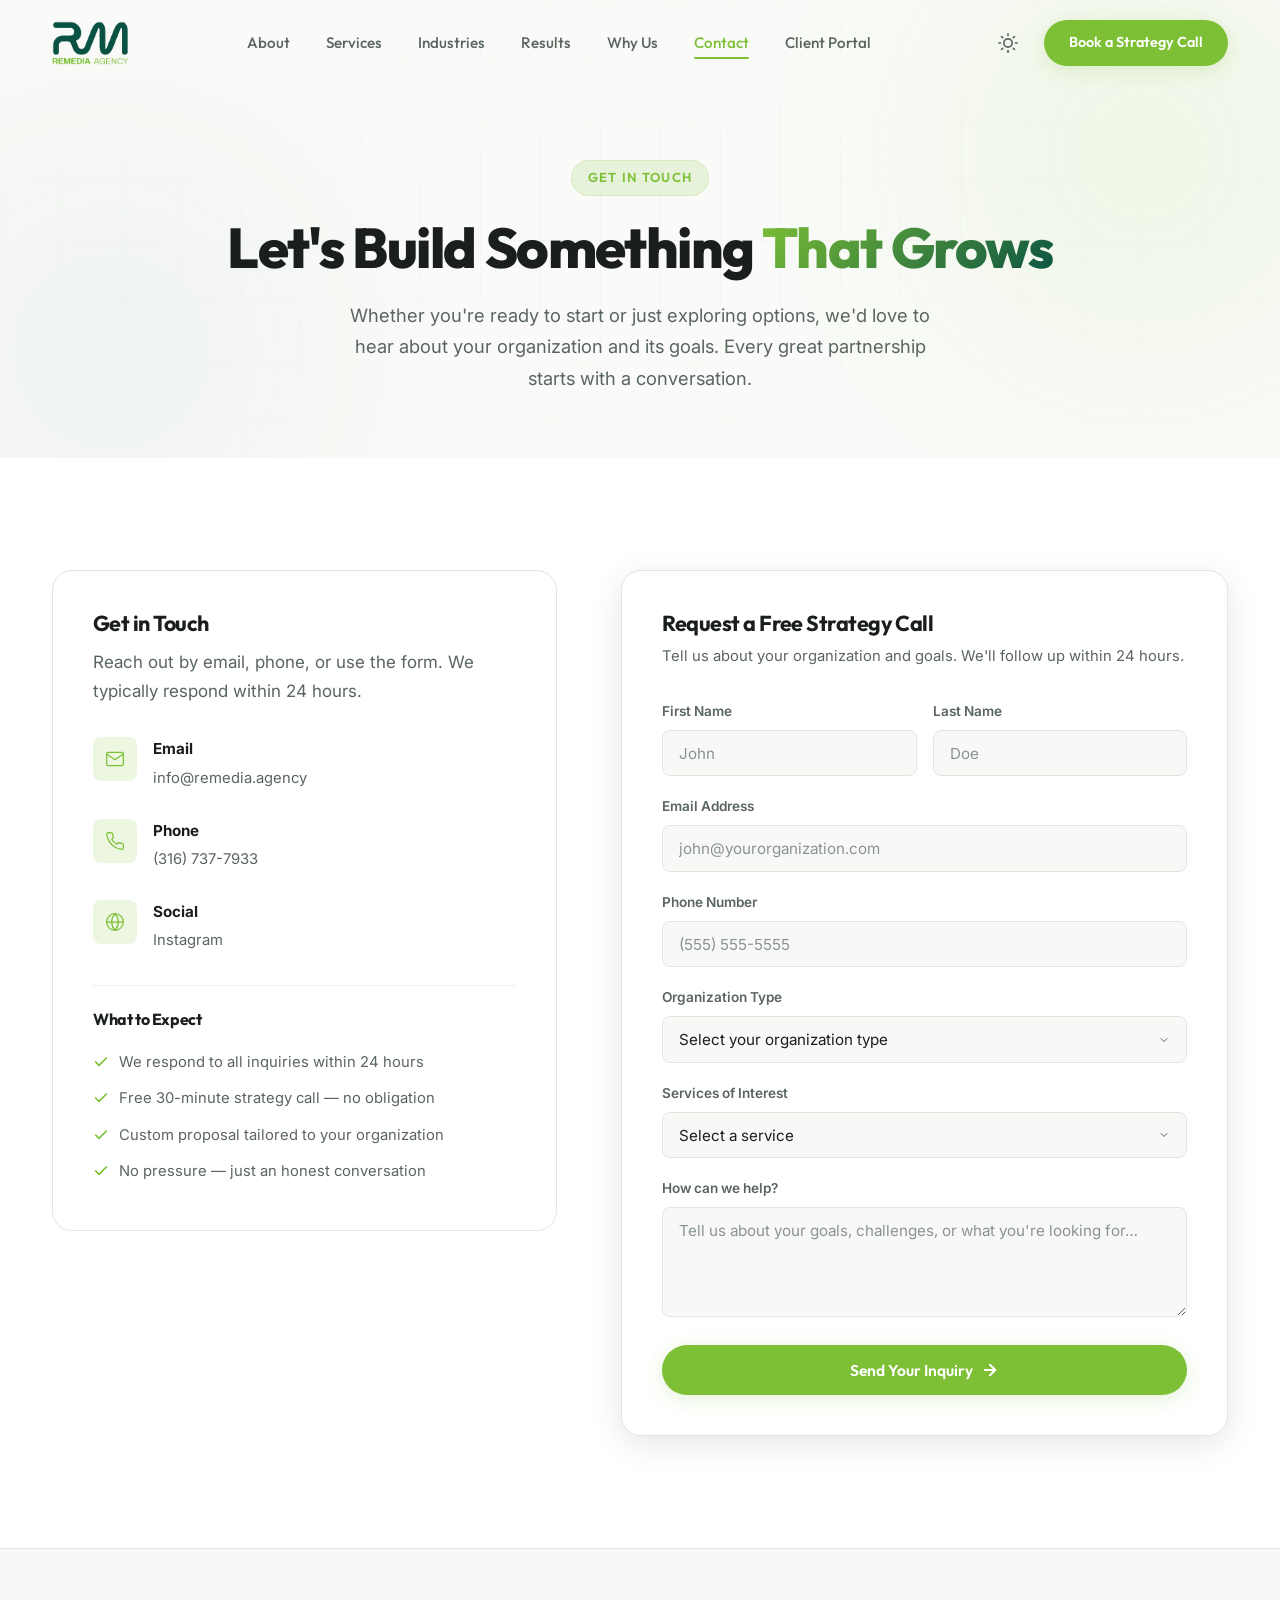
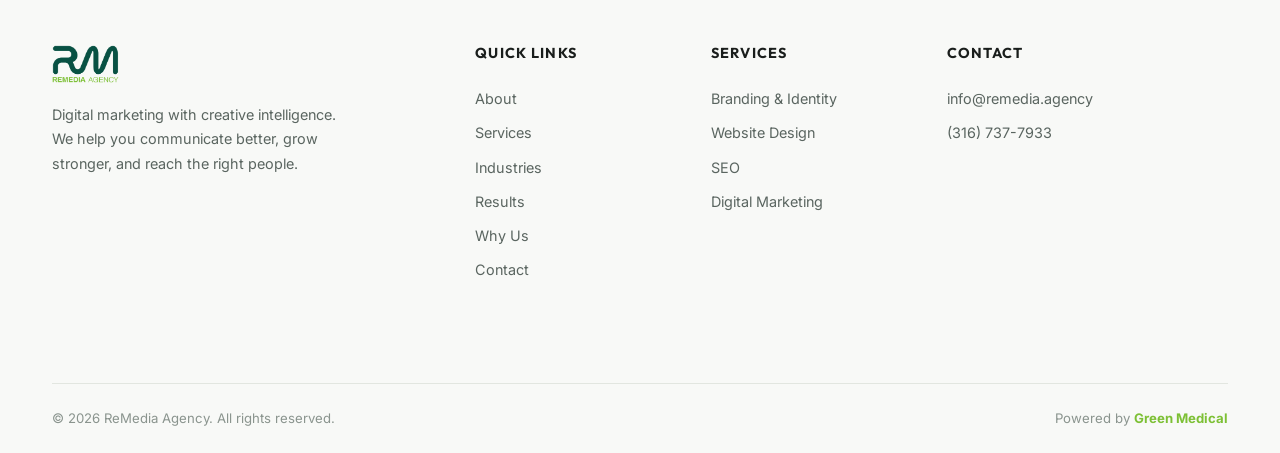
<file: contact.html>
<!DOCTYPE html>
<html lang="en" data-theme="light">
<head>
  <meta charset="UTF-8">
  <meta name="viewport" content="width=device-width, initial-scale=1.0">
  <link rel="icon" type="image/png" href="Logo-Remedia Agency(FA)-03.png">
  <title>Contact ReMedia Agency | Book a Free Strategy Call</title>
  <meta name="description" content="Get in touch with ReMedia Agency. Book a free strategy call to discuss your marketing goals. Email, phone, and contact form available.">
  <link rel="preconnect" href="https://fonts.googleapis.com">
  <link rel="preconnect" href="https://fonts.gstatic.com" crossorigin>
  <link href="https://fonts.googleapis.com/css2?family=Inter:wght@400;500;600;700&family=Outfit:wght@400;500;600;700;800&display=swap" rel="stylesheet">
  <link rel="stylesheet" href="css/style.css">
</head>
<body>

  <!-- NAVBAR -->
  <header id="site-header">
    <div class="container nav-container">
      <a href="index.html" class="logo" aria-label="ReMedia Agency Home"><img src="Logo-Remedia Agency(FA)-03.png" alt="ReMedia Agency"></a>
      <nav class="nav-links" id="nav-links">
        <a href="about.html">About</a><a href="services.html">Services</a><a href="industries.html">Industries</a><a href="results.html">Results</a><a href="why-remedia.html">Why Us</a><a href="contact.html">Contact</a>
        <a href="clientportal.html">Client Portal</a>
      </nav>
      <div class="nav-actions">
        <button class="theme-toggle" id="theme-toggle" aria-label="Toggle dark mode" title="Toggle dark mode">
          <svg class="icon-sun" width="20" height="20" viewBox="0 0 24 24" fill="none" stroke="currentColor" stroke-width="2" stroke-linecap="round" stroke-linejoin="round"><circle cx="12" cy="12" r="5"/><line x1="12" y1="1" x2="12" y2="3"/><line x1="12" y1="21" x2="12" y2="23"/><line x1="4.22" y1="4.22" x2="5.64" y2="5.64"/><line x1="18.36" y1="18.36" x2="19.78" y2="19.78"/><line x1="1" y1="12" x2="3" y2="12"/><line x1="21" y1="12" x2="23" y2="12"/><line x1="4.22" y1="19.78" x2="5.64" y2="18.36"/><line x1="18.36" y1="5.64" x2="19.78" y2="4.22"/></svg>
          <svg class="icon-moon" width="20" height="20" viewBox="0 0 24 24" fill="none" stroke="currentColor" stroke-width="2" stroke-linecap="round" stroke-linejoin="round"><path d="M21 12.79A9 9 0 1 1 11.21 3 7 7 0 0 0 21 12.79z"/></svg>
        </button>
        <a href="contact.html" class="btn btn-primary nav-cta-btn">Book a Strategy Call</a>
        <button class="hamburger" id="hamburger" aria-label="Open menu" aria-expanded="false"><span></span><span></span><span></span></button>
      </div>
    </div>
    <div class="mobile-menu" id="mobile-menu">
      <nav class="mobile-nav">
        <a href="about.html">About</a><a href="services.html">Services</a><a href="industries.html">Industries</a><a href="results.html">Results</a><a href="why-remedia.html">Why Us</a><a href="contact.html">Contact</a>
        <a href="clientportal.html">Client Portal</a>
        <a href="contact.html" class="btn btn-primary" style="margin-top:1rem;text-align:center;">Book a Strategy Call</a>
      </nav>
    </div>
  </header>

  <!-- PAGE HERO -->
  <section class="page-hero">
    <div class="page-hero-orb page-hero-orb-1"></div>
    <div class="page-hero-orb page-hero-orb-2"></div>
    <div class="container">
      <span class="section-tag">Get in Touch</span>
      <h1>Let's Build Something <span class="text-gradient">That Grows</span></h1>
      <p>Whether you're ready to start or just exploring options, we'd love to hear about your organization and its goals. Every great partnership starts with a conversation.</p>
    </div>
  </section>

  <!-- CONTACT SECTION -->
  <section style="padding: var(--section-padding) 0; background: var(--bg-primary);">
    <div class="container">
      <div class="contact-full-grid">
        <!-- Contact Info -->
        <div class="reveal">
          <div class="contact-info-card">
            <h3>Get in Touch</h3>
            <p>Reach out by email, phone, or use the form. We typically respond within 24 hours.</p>

            <div class="contact-info-items">
              <div class="contact-info-item">
                <div class="contact-info-icon">
                  <svg width="20" height="20" viewBox="0 0 24 24" fill="none" stroke="currentColor" stroke-width="1.5" stroke-linecap="round" stroke-linejoin="round"><path d="M4 4h16c1.1 0 2 .9 2 2v12c0 1.1-.9 2-2 2H4c-1.1 0-2-.9-2-2V6c0-1.1.9-2 2-2z"/><polyline points="22,6 12,13 2,6"/></svg>
                </div>
                <div class="contact-info-text">
                  <strong>Email</strong>
                  <a href="mailto:info@remedia.agency">info@remedia.agency</a>
                </div>
              </div>

              <div class="contact-info-item">
                <div class="contact-info-icon">
                  <svg width="20" height="20" viewBox="0 0 24 24" fill="none" stroke="currentColor" stroke-width="1.5" stroke-linecap="round" stroke-linejoin="round"><path d="M22 16.92v3a2 2 0 0 1-2.18 2 19.79 19.79 0 0 1-8.63-3.07 19.5 19.5 0 0 1-6-6 19.79 19.79 0 0 1-3.07-8.67A2 2 0 0 1 4.11 2h3a2 2 0 0 1 2 1.72 12.84 12.84 0 0 0 .7 2.81 2 2 0 0 1-.45 2.11L8.09 9.91a16 16 0 0 0 6 6l1.27-1.27a2 2 0 0 1 2.11-.45 12.84 12.84 0 0 0 2.81.7A2 2 0 0 1 22 16.92z"/></svg>
                </div>
                <div class="contact-info-text">
                  <strong>Phone</strong>
                  <a href="tel:3167377933">(316) 737-7933</a>
                </div>
              </div>

              <div class="contact-info-item">
                <div class="contact-info-icon">
                  <svg width="20" height="20" viewBox="0 0 24 24" fill="none" stroke="currentColor" stroke-width="1.5" stroke-linecap="round" stroke-linejoin="round"><circle cx="12" cy="12" r="10"/><line x1="2" y1="12" x2="22" y2="12"/><path d="M12 2a15.3 15.3 0 0 1 4 10 15.3 15.3 0 0 1-4 10 15.3 15.3 0 0 1-4-10 15.3 15.3 0 0 1 4-10z"/></svg>
                </div>
                <div class="contact-info-text">
                  <strong>Social</strong>
                  <a href="https://www.instagram.com/remedia_agency/" target="_blank" rel="noopener noreferrer">Instagram</a>
                </div>
              </div>
            </div>

            <div class="expect-list">
              <h4>What to Expect</h4>
              <li>
                <svg width="16" height="16" viewBox="0 0 24 24" fill="none" stroke="currentColor" stroke-width="2.5" stroke-linecap="round" stroke-linejoin="round"><polyline points="20 6 9 17 4 12"/></svg>
                We respond to all inquiries within 24 hours
              </li>
              <li>
                <svg width="16" height="16" viewBox="0 0 24 24" fill="none" stroke="currentColor" stroke-width="2.5" stroke-linecap="round" stroke-linejoin="round"><polyline points="20 6 9 17 4 12"/></svg>
                Free 30-minute strategy call — no obligation
              </li>
              <li>
                <svg width="16" height="16" viewBox="0 0 24 24" fill="none" stroke="currentColor" stroke-width="2.5" stroke-linecap="round" stroke-linejoin="round"><polyline points="20 6 9 17 4 12"/></svg>
                Custom proposal tailored to your organization
              </li>
              <li>
                <svg width="16" height="16" viewBox="0 0 24 24" fill="none" stroke="currentColor" stroke-width="2.5" stroke-linecap="round" stroke-linejoin="round"><polyline points="20 6 9 17 4 12"/></svg>
                No pressure — just an honest conversation
              </li>
            </div>
          </div>
        </div>

        <!-- Contact Form -->
        <div class="reveal" style="transition-delay: 0.15s;">
          <div class="form-card">
            <h3>Request a Free Strategy Call</h3>
            <p>Tell us about your organization and goals. We'll follow up within 24 hours.</p>
            <form id="contact-form">
              <!-- Web3Forms Config -->
              <input type="hidden" name="access_key" value="40b6ac47-f5e9-4f9b-98dd-eca0ec109979">
              <input type="hidden" name="subject" value="New Client Inquiry from ReMedia Website">
              <input type="hidden" name="from_name" value="ReMedia Notifications">
              <input type="checkbox" name="botcheck" class="hidden" style="display: none;">

              <div class="form-row">
                <div class="form-group">
                  <label for="first-name">First Name</label>
                  <input type="text" id="first-name" name="First Name" class="form-control" required placeholder="John">
                </div>
                <div class="form-group">
                  <label for="last-name">Last Name</label>
                  <input type="text" id="last-name" name="Last Name" class="form-control" required placeholder="Doe">
                </div>
              </div>
              <div class="form-group">
                <label for="email">Email Address</label>
                <input type="email" id="email" name="Email" class="form-control" required placeholder="john@yourorganization.com">
              </div>
              <div class="form-group">
                <label for="phone">Phone Number</label>
                <input type="tel" id="phone" name="Phone" class="form-control" placeholder="(555) 555-5555">
              </div>
              <div class="form-group">
                <label for="org-type">Organization Type</label>
                <select id="org-type" name="Organization Type" class="form-control" required>
                  <option value="" disabled selected>Select your organization type</option>
                  <option value="medical">Medical Practice / Healthcare</option>
                  <option value="legal">Law Firm / Legal Services</option>
                  <option value="startup">Startup / Small Business</option>
                  <option value="professional">Professional Services</option>
                  <option value="nonprofit-social">Nonprofit — Social Services</option>
                  <option value="nonprofit-education">Nonprofit — Education</option>
                  <option value="nonprofit-religious">Nonprofit — Religious / Faith-Based</option>
                  <option value="nonprofit-community">Nonprofit — Community Organization</option>
                  <option value="other">Other</option>
                </select>
              </div>
              <div class="form-group">
                <label for="services-interest">Services of Interest</label>
                <select id="services-interest" name="Services of Interest" class="form-control">
                  <option value="" disabled selected>Select a service</option>
                  <option value="branding">Branding & Identity</option>
                  <option value="website">Website Design & Development</option>
                  <option value="seo">Search Engine Optimization</option>
                  <option value="digital-marketing">Digital Marketing & Social Media</option>
                  <option value="email">Email Marketing</option>
                  <option value="podcast">Podcast & Video Production</option>
                  <option value="strategy">Marketing Strategy & Consulting</option>
                  <option value="full-service">Full Service / Not Sure</option>
                </select>
              </div>
              <div class="form-group">
                <label for="message">How can we help?</label>
                <textarea id="message" name="Message" class="form-control" required placeholder="Tell us about your goals, challenges, or what you're looking for…"></textarea>
              </div>
              <button type="submit" class="btn btn-primary btn-full">
                Send Your Inquiry
                <svg width="18" height="18" viewBox="0 0 24 24" fill="none" stroke="currentColor" stroke-width="2.5" stroke-linecap="round" stroke-linejoin="round"><line x1="5" y1="12" x2="19" y2="12"/><polyline points="12 5 19 12 12 19"/></svg>
              </button>
            </form>
          </div>
        </div>
      </div>
    </div>
  </section>

  <!-- FOOTER -->
  <footer class="site-footer">
    <div class="container">
      <div class="footer-grid">
        <div class="footer-brand">
          <img src="Logo-Remedia Agency(FA)-03.png" alt="ReMedia Agency" class="footer-logo">
          <p>Digital marketing with creative intelligence. We help you communicate better, grow stronger, and reach the right people.</p>
        </div>
        <div class="footer-links">
          <h4>Quick Links</h4>
          <a href="about.html">About</a><a href="services.html">Services</a><a href="industries.html">Industries</a><a href="results.html">Results</a><a href="why-remedia.html">Why Us</a><a href="contact.html">Contact</a>
        </div>
        <div class="footer-links">
          <h4>Services</h4>
          <a href="services/branding.html">Branding & Identity</a><a href="services/website-design.html">Website Design</a><a href="services/seo.html">SEO</a><a href="services/digital-marketing.html">Digital Marketing</a>
        </div>
        <div class="footer-links">
          <h4>Contact</h4>
          <a href="mailto:info@remedia.agency">info@remedia.agency</a><a href="tel:3167377933">(316) 737-7933</a>
        </div>
      </div>
      <div class="footer-bottom">
        <div>&copy; 2026 ReMedia Agency. All rights reserved.</div>
        <div>Powered by <strong>Green Medical</strong></div>
      </div>
    </div>
  </footer>

  <script src="js/main.js"></script>
</body>
</html>
</file>
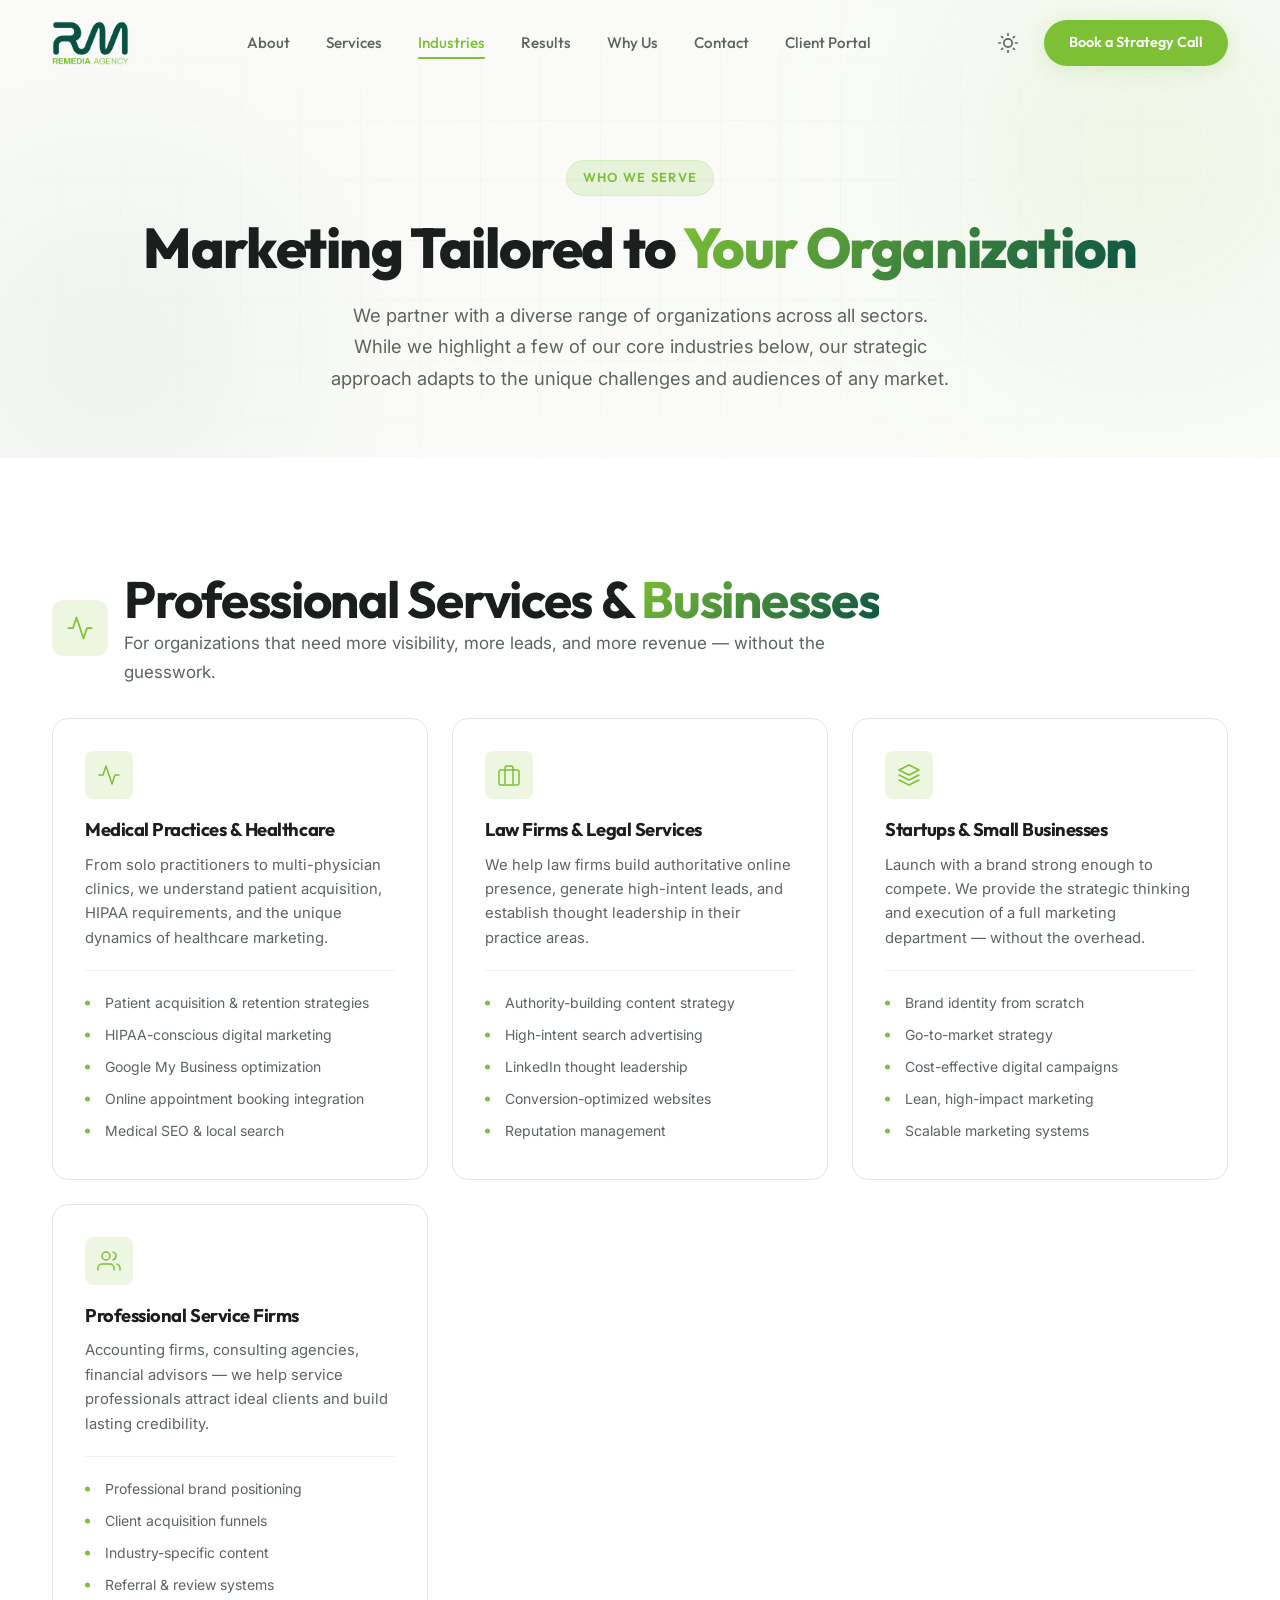
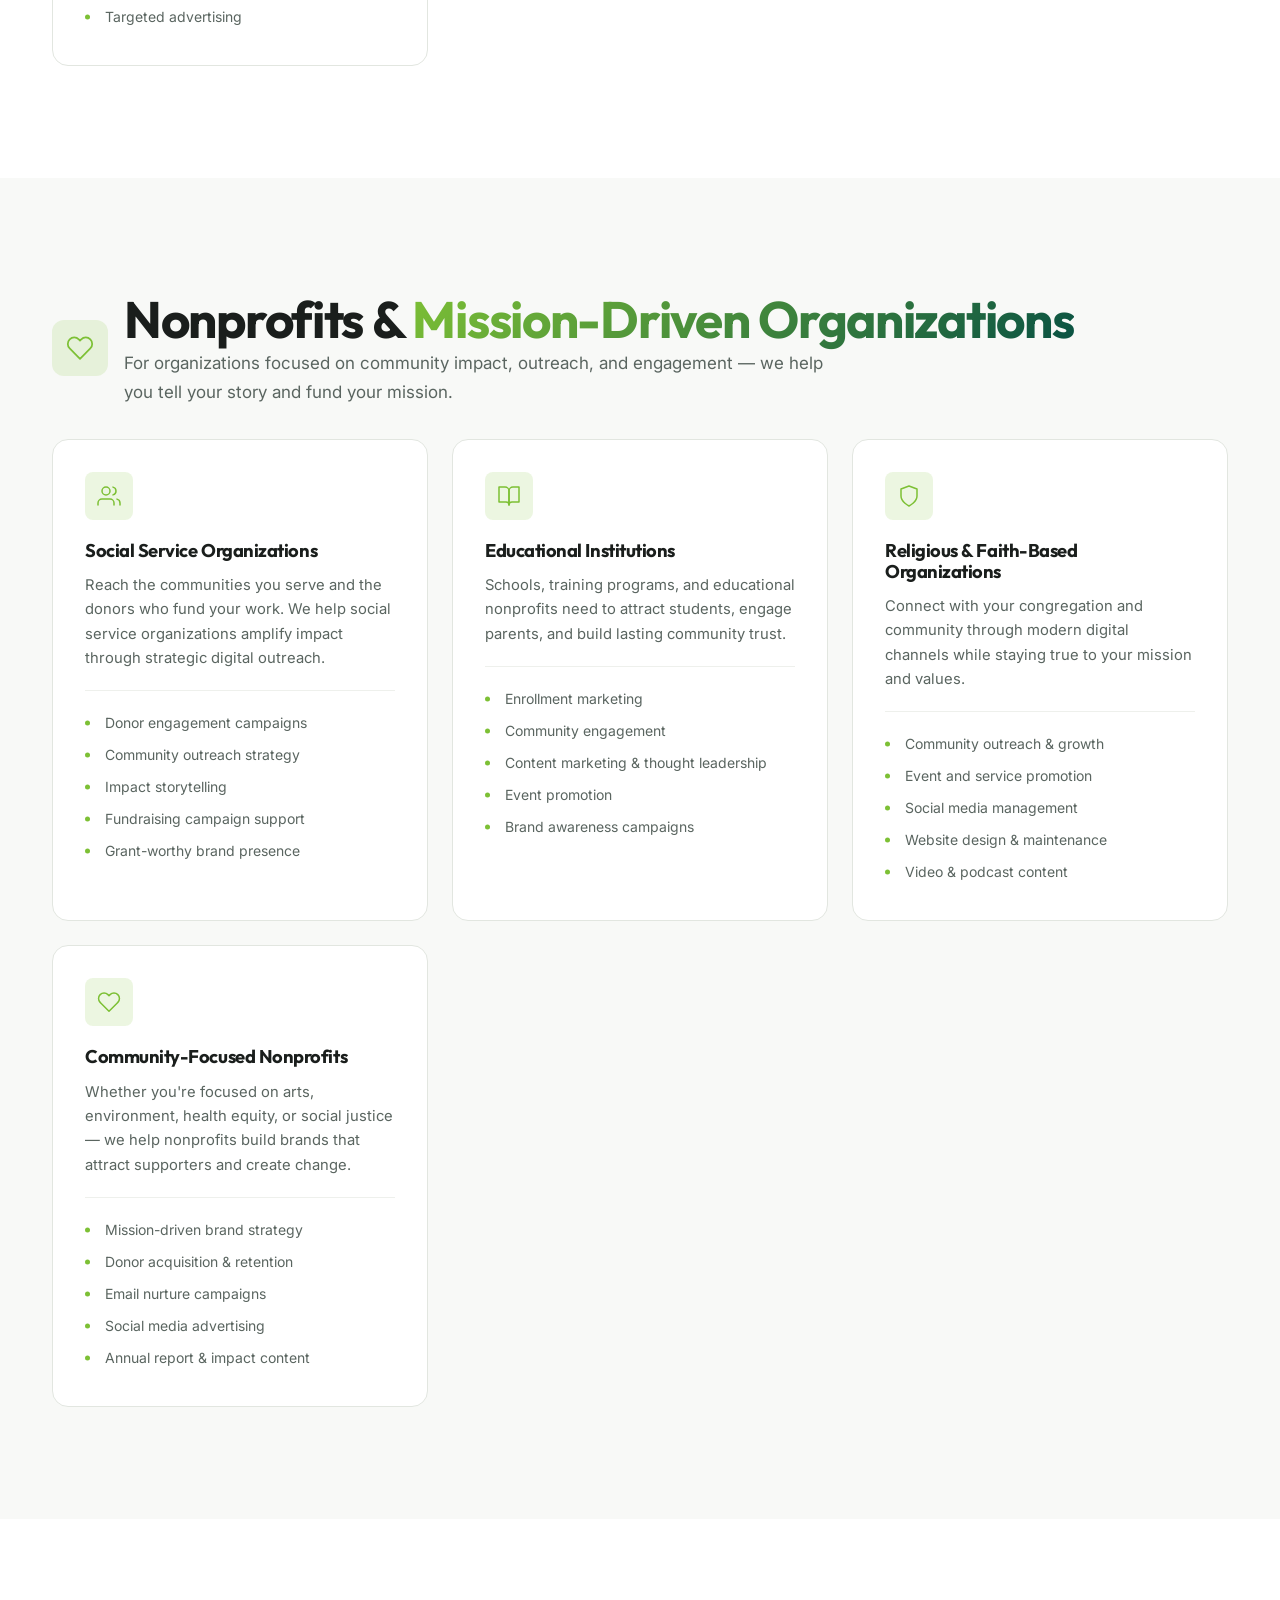
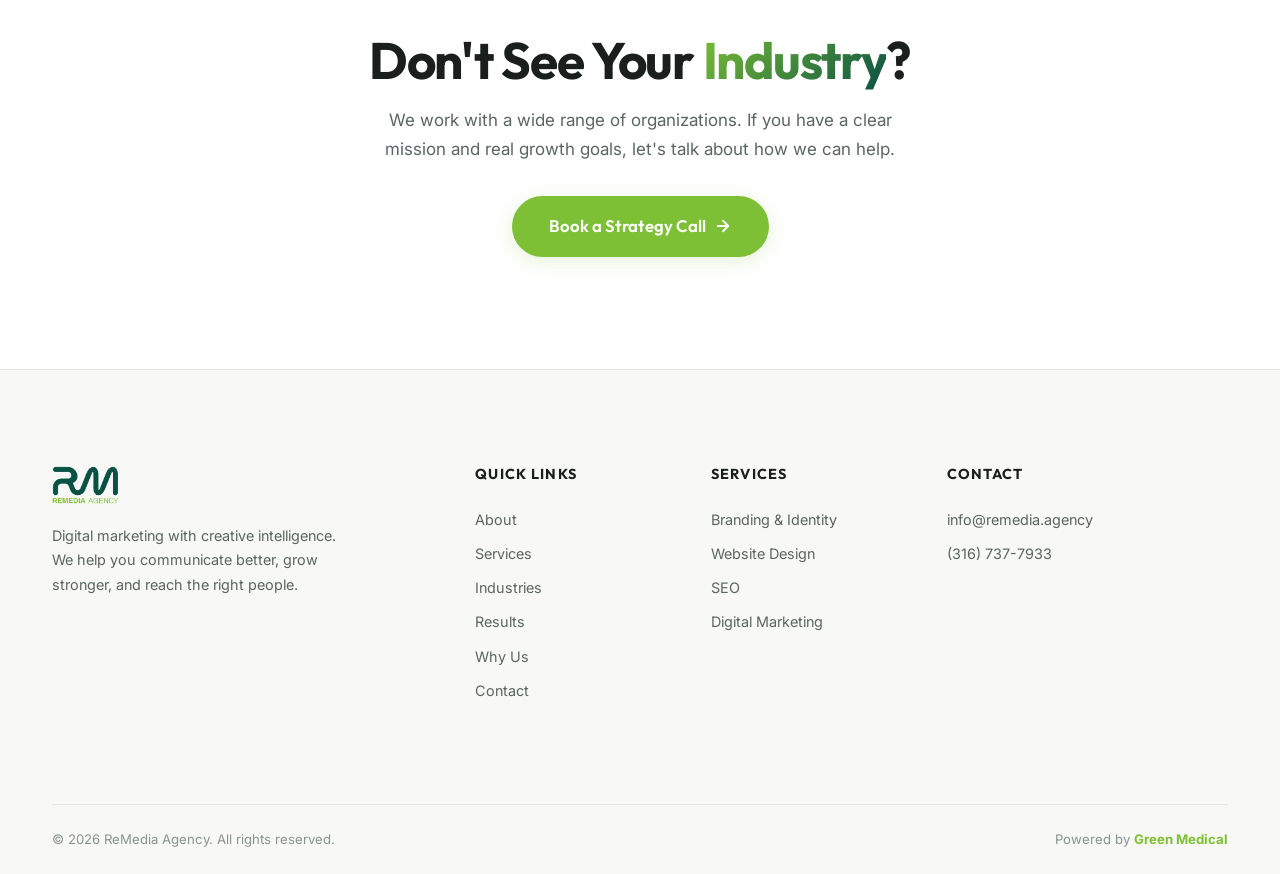
<file: industries.html>
<!DOCTYPE html>
<html lang="en" data-theme="light">
<head>
  <meta charset="UTF-8">
  <meta name="viewport" content="width=device-width, initial-scale=1.0">
  <link rel="icon" type="image/png" href="Logo-Remedia Agency(FA)-03.png">
  <title>Industries We Serve | ReMedia Agency — Healthcare, Legal, Nonprofit Marketing</title>
  <meta name="description" content="ReMedia serves medical practices, law firms, startups, nonprofits, educational institutions, and religious organizations with tailored digital marketing strategies.">
  <link rel="preconnect" href="https://fonts.googleapis.com">
  <link rel="preconnect" href="https://fonts.gstatic.com" crossorigin>
  <link href="https://fonts.googleapis.com/css2?family=Inter:wght@400;500;600;700&family=Outfit:wght@400;500;600;700;800&display=swap" rel="stylesheet">
  <link rel="stylesheet" href="css/style.css">
</head>
<body>

  <!-- NAVBAR -->
  <header id="site-header">
    <div class="container nav-container">
      <a href="index.html" class="logo" aria-label="ReMedia Agency Home"><img src="Logo-Remedia Agency(FA)-03.png" alt="ReMedia Agency"></a>
      <nav class="nav-links" id="nav-links">
        <a href="about.html">About</a><a href="services.html">Services</a><a href="industries.html">Industries</a><a href="results.html">Results</a><a href="why-remedia.html">Why Us</a><a href="contact.html">Contact</a>
        <a href="clientportal.html">Client Portal</a>
      </nav>
      <div class="nav-actions">
        <button class="theme-toggle" id="theme-toggle" aria-label="Toggle dark mode" title="Toggle dark mode">
          <svg class="icon-sun" width="20" height="20" viewBox="0 0 24 24" fill="none" stroke="currentColor" stroke-width="2" stroke-linecap="round" stroke-linejoin="round"><circle cx="12" cy="12" r="5"/><line x1="12" y1="1" x2="12" y2="3"/><line x1="12" y1="21" x2="12" y2="23"/><line x1="4.22" y1="4.22" x2="5.64" y2="5.64"/><line x1="18.36" y1="18.36" x2="19.78" y2="19.78"/><line x1="1" y1="12" x2="3" y2="12"/><line x1="21" y1="12" x2="23" y2="12"/><line x1="4.22" y1="19.78" x2="5.64" y2="18.36"/><line x1="18.36" y1="5.64" x2="19.78" y2="4.22"/></svg>
          <svg class="icon-moon" width="20" height="20" viewBox="0 0 24 24" fill="none" stroke="currentColor" stroke-width="2" stroke-linecap="round" stroke-linejoin="round"><path d="M21 12.79A9 9 0 1 1 11.21 3 7 7 0 0 0 21 12.79z"/></svg>
        </button>
        <a href="contact.html" class="btn btn-primary nav-cta-btn">Book a Strategy Call</a>
        <button class="hamburger" id="hamburger" aria-label="Open menu" aria-expanded="false"><span></span><span></span><span></span></button>
      </div>
    </div>
    <div class="mobile-menu" id="mobile-menu">
      <nav class="mobile-nav">
        <a href="about.html">About</a><a href="services.html">Services</a><a href="industries.html">Industries</a><a href="results.html">Results</a><a href="why-remedia.html">Why Us</a><a href="contact.html">Contact</a>
        <a href="clientportal.html">Client Portal</a>
        <a href="contact.html" class="btn btn-primary" style="margin-top:1rem;text-align:center;">Book a Strategy Call</a>
      </nav>
    </div>
  </header>

  <!-- PAGE HERO -->
  <section class="page-hero">
    <div class="page-hero-orb page-hero-orb-1"></div>
    <div class="page-hero-orb page-hero-orb-2"></div>
    <div class="container">
      <span class="section-tag">Who We Serve</span>
      <h1>Marketing Tailored to <span class="text-gradient">Your Organization</span></h1>
      <p>We partner with a diverse range of organizations across all sectors. While we highlight a few of our core industries below, our strategic approach adapts to the unique challenges and audiences of any market.</p>
    </div>
  </section>

  <!-- PROFESSIONAL SERVICES -->
  <section class="industry-section" style="background: var(--bg-primary);">
    <div class="container">
      <div class="industry-track">
        <div class="industry-track-header reveal">
          <div class="industry-track-icon">
            <svg width="28" height="28" viewBox="0 0 24 24" fill="none" stroke="currentColor" stroke-width="1.5" stroke-linecap="round" stroke-linejoin="round"><path d="M22 12h-4l-3 9L9 3l-3 9H2"/></svg>
          </div>
          <div>
            <h2>Professional Services & <span class="text-gradient">Businesses</span></h2>
            <p>For organizations that need more visibility, more leads, and more revenue — without the guesswork.</p>
          </div>
        </div>

        <div class="industry-cards">
          <div class="industry-card reveal">
            <div class="industry-card-icon">
              <svg width="24" height="24" viewBox="0 0 24 24" fill="none" stroke="currentColor" stroke-width="1.5" stroke-linecap="round" stroke-linejoin="round"><path d="M22 12h-4l-3 9L9 3l-3 9H2"/></svg>
            </div>
            <h3>Medical Practices & Healthcare</h3>
            <p>From solo practitioners to multi-physician clinics, we understand patient acquisition, HIPAA requirements, and the unique dynamics of healthcare marketing.</p>
            <ul class="industry-benefits">
              <li>Patient acquisition & retention strategies</li>
              <li>HIPAA-conscious digital marketing</li>
              <li>Google My Business optimization</li>
              <li>Online appointment booking integration</li>
              <li>Medical SEO & local search</li>
            </ul>
          </div>

          <div class="industry-card reveal" style="transition-delay: 0.1s;">
            <div class="industry-card-icon">
              <svg width="24" height="24" viewBox="0 0 24 24" fill="none" stroke="currentColor" stroke-width="1.5" stroke-linecap="round" stroke-linejoin="round"><rect x="2" y="7" width="20" height="15" rx="2" ry="2"/><path d="M16 21V5a2 2 0 0 0-2-2h-4a2 2 0 0 0-2 2v16"/></svg>
            </div>
            <h3>Law Firms & Legal Services</h3>
            <p>We help law firms build authoritative online presence, generate high-intent leads, and establish thought leadership in their practice areas.</p>
            <ul class="industry-benefits">
              <li>Authority-building content strategy</li>
              <li>High-intent search advertising</li>
              <li>LinkedIn thought leadership</li>
              <li>Conversion-optimized websites</li>
              <li>Reputation management</li>
            </ul>
          </div>

          <div class="industry-card reveal" style="transition-delay: 0.2s;">
            <div class="industry-card-icon">
              <svg width="24" height="24" viewBox="0 0 24 24" fill="none" stroke="currentColor" stroke-width="1.5" stroke-linecap="round" stroke-linejoin="round"><path d="M12 2L2 7l10 5 10-5-10-5z"/><path d="M2 17l10 5 10-5"/><path d="M2 12l10 5 10-5"/></svg>
            </div>
            <h3>Startups & Small Businesses</h3>
            <p>Launch with a brand strong enough to compete. We provide the strategic thinking and execution of a full marketing department — without the overhead.</p>
            <ul class="industry-benefits">
              <li>Brand identity from scratch</li>
              <li>Go-to-market strategy</li>
              <li>Cost-effective digital campaigns</li>
              <li>Lean, high-impact marketing</li>
              <li>Scalable marketing systems</li>
            </ul>
          </div>

          <div class="industry-card reveal" style="transition-delay: 0.3s;">
            <div class="industry-card-icon">
              <svg width="24" height="24" viewBox="0 0 24 24" fill="none" stroke="currentColor" stroke-width="1.5" stroke-linecap="round" stroke-linejoin="round"><path d="M17 21v-2a4 4 0 0 0-4-4H5a4 4 0 0 0-4 4v2"/><circle cx="9" cy="7" r="4"/><path d="M23 21v-2a4 4 0 0 0-3-3.87"/><path d="M16 3.13a4 4 0 0 1 0 7.75"/></svg>
            </div>
            <h3>Professional Service Firms</h3>
            <p>Accounting firms, consulting agencies, financial advisors — we help service professionals attract ideal clients and build lasting credibility.</p>
            <ul class="industry-benefits">
              <li>Professional brand positioning</li>
              <li>Client acquisition funnels</li>
              <li>Industry-specific content</li>
              <li>Referral & review systems</li>
              <li>Targeted advertising</li>
            </ul>
          </div>
        </div>
      </div>
    </div>
  </section>

  <!-- MISSION-DRIVEN ORGS -->
  <section class="industry-section" style="background: var(--bg-secondary);">
    <div class="container">
      <div class="industry-track">
        <div class="industry-track-header reveal">
          <div class="industry-track-icon">
            <svg width="28" height="28" viewBox="0 0 24 24" fill="none" stroke="currentColor" stroke-width="1.5" stroke-linecap="round" stroke-linejoin="round"><path d="M20.84 4.61a5.5 5.5 0 0 0-7.78 0L12 5.67l-1.06-1.06a5.5 5.5 0 0 0-7.78 7.78l1.06 1.06L12 21.23l7.78-7.78 1.06-1.06a5.5 5.5 0 0 0 0-7.78z"/></svg>
          </div>
          <div>
            <h2>Nonprofits & <span class="text-gradient">Mission-Driven Organizations</span></h2>
            <p>For organizations focused on community impact, outreach, and engagement — we help you tell your story and fund your mission.</p>
          </div>
        </div>

        <div class="industry-cards">
          <div class="industry-card reveal">
            <div class="industry-card-icon">
              <svg width="24" height="24" viewBox="0 0 24 24" fill="none" stroke="currentColor" stroke-width="1.5" stroke-linecap="round" stroke-linejoin="round"><path d="M17 21v-2a4 4 0 0 0-4-4H5a4 4 0 0 0-4 4v2"/><circle cx="9" cy="7" r="4"/><path d="M23 21v-2a4 4 0 0 0-3-3.87"/><path d="M16 3.13a4 4 0 0 1 0 7.75"/></svg>
            </div>
            <h3>Social Service Organizations</h3>
            <p>Reach the communities you serve and the donors who fund your work. We help social service organizations amplify impact through strategic digital outreach.</p>
            <ul class="industry-benefits">
              <li>Donor engagement campaigns</li>
              <li>Community outreach strategy</li>
              <li>Impact storytelling</li>
              <li>Fundraising campaign support</li>
              <li>Grant-worthy brand presence</li>
            </ul>
          </div>

          <div class="industry-card reveal" style="transition-delay: 0.1s;">
            <div class="industry-card-icon">
              <svg width="24" height="24" viewBox="0 0 24 24" fill="none" stroke="currentColor" stroke-width="1.5" stroke-linecap="round" stroke-linejoin="round"><path d="M2 3h6a4 4 0 0 1 4 4v14a3 3 0 0 0-3-3H2z"/><path d="M22 3h-6a4 4 0 0 0-4 4v14a3 3 0 0 1 3-3h7z"/></svg>
            </div>
            <h3>Educational Institutions</h3>
            <p>Schools, training programs, and educational nonprofits need to attract students, engage parents, and build lasting community trust.</p>
            <ul class="industry-benefits">
              <li>Enrollment marketing</li>
              <li>Community engagement</li>
              <li>Content marketing & thought leadership</li>
              <li>Event promotion</li>
              <li>Brand awareness campaigns</li>
            </ul>
          </div>

          <div class="industry-card reveal" style="transition-delay: 0.2s;">
            <div class="industry-card-icon">
              <svg width="24" height="24" viewBox="0 0 24 24" fill="none" stroke="currentColor" stroke-width="1.5" stroke-linecap="round" stroke-linejoin="round"><path d="M12 22s8-4 8-10V5l-8-3-8 3v7c0 6 8 10 8 10z"/></svg>
            </div>
            <h3>Religious & Faith-Based Organizations</h3>
            <p>Connect with your congregation and community through modern digital channels while staying true to your mission and values.</p>
            <ul class="industry-benefits">
              <li>Community outreach & growth</li>
              <li>Event and service promotion</li>
              <li>Social media management</li>
              <li>Website design & maintenance</li>
              <li>Video & podcast content</li>
            </ul>
          </div>

          <div class="industry-card reveal" style="transition-delay: 0.3s;">
            <div class="industry-card-icon">
              <svg width="24" height="24" viewBox="0 0 24 24" fill="none" stroke="currentColor" stroke-width="1.5" stroke-linecap="round" stroke-linejoin="round"><path d="M20.84 4.61a5.5 5.5 0 0 0-7.78 0L12 5.67l-1.06-1.06a5.5 5.5 0 0 0-7.78 7.78l1.06 1.06L12 21.23l7.78-7.78 1.06-1.06a5.5 5.5 0 0 0 0-7.78z"/></svg>
            </div>
            <h3>Community-Focused Nonprofits</h3>
            <p>Whether you're focused on arts, environment, health equity, or social justice — we help nonprofits build brands that attract supporters and create change.</p>
            <ul class="industry-benefits">
              <li>Mission-driven brand strategy</li>
              <li>Donor acquisition & retention</li>
              <li>Email nurture campaigns</li>
              <li>Social media advertising</li>
              <li>Annual report & impact content</li>
            </ul>
          </div>
        </div>
      </div>
    </div>
  </section>

  <!-- CTA BANNER -->
  <section class="page-cta-banner" style="background: var(--bg-primary);">
    <div class="container reveal">
      <h2>Don't See Your <span class="text-gradient">Industry</span>?</h2>
      <p>We work with a wide range of organizations. If you have a clear mission and real growth goals, let's talk about how we can help.</p>
      <a href="contact.html" class="btn btn-primary btn-lg">Book a Strategy Call <svg width="18" height="18" viewBox="0 0 24 24" fill="none" stroke="currentColor" stroke-width="2.5" stroke-linecap="round" stroke-linejoin="round"><line x1="5" y1="12" x2="19" y2="12"/><polyline points="12 5 19 12 12 19"/></svg></a>
    </div>
  </section>

  <!-- FOOTER -->
  <footer class="site-footer">
    <div class="container">
      <div class="footer-grid">
        <div class="footer-brand">
          <img src="Logo-Remedia Agency(FA)-03.png" alt="ReMedia Agency" class="footer-logo">
          <p>Digital marketing with creative intelligence. We help you communicate better, grow stronger, and reach the right people.</p>
        </div>
        <div class="footer-links">
          <h4>Quick Links</h4>
          <a href="about.html">About</a><a href="services.html">Services</a><a href="industries.html">Industries</a><a href="results.html">Results</a><a href="why-remedia.html">Why Us</a><a href="contact.html">Contact</a>
        </div>
        <div class="footer-links">
          <h4>Services</h4>
          <a href="services/branding.html">Branding & Identity</a><a href="services/website-design.html">Website Design</a><a href="services/seo.html">SEO</a><a href="services/digital-marketing.html">Digital Marketing</a>
        </div>
        <div class="footer-links">
          <h4>Contact</h4>
          <a href="mailto:info@remedia.agency">info@remedia.agency</a><a href="tel:3167377933">(316) 737-7933</a>
        </div>
      </div>
      <div class="footer-bottom">
        <div>&copy; 2026 ReMedia Agency. All rights reserved.</div>
        <div>Powered by <strong>Green Medical</strong></div>
      </div>
    </div>
  </footer>

  <script src="js/main.js"></script>
</body>
</html>
</file>
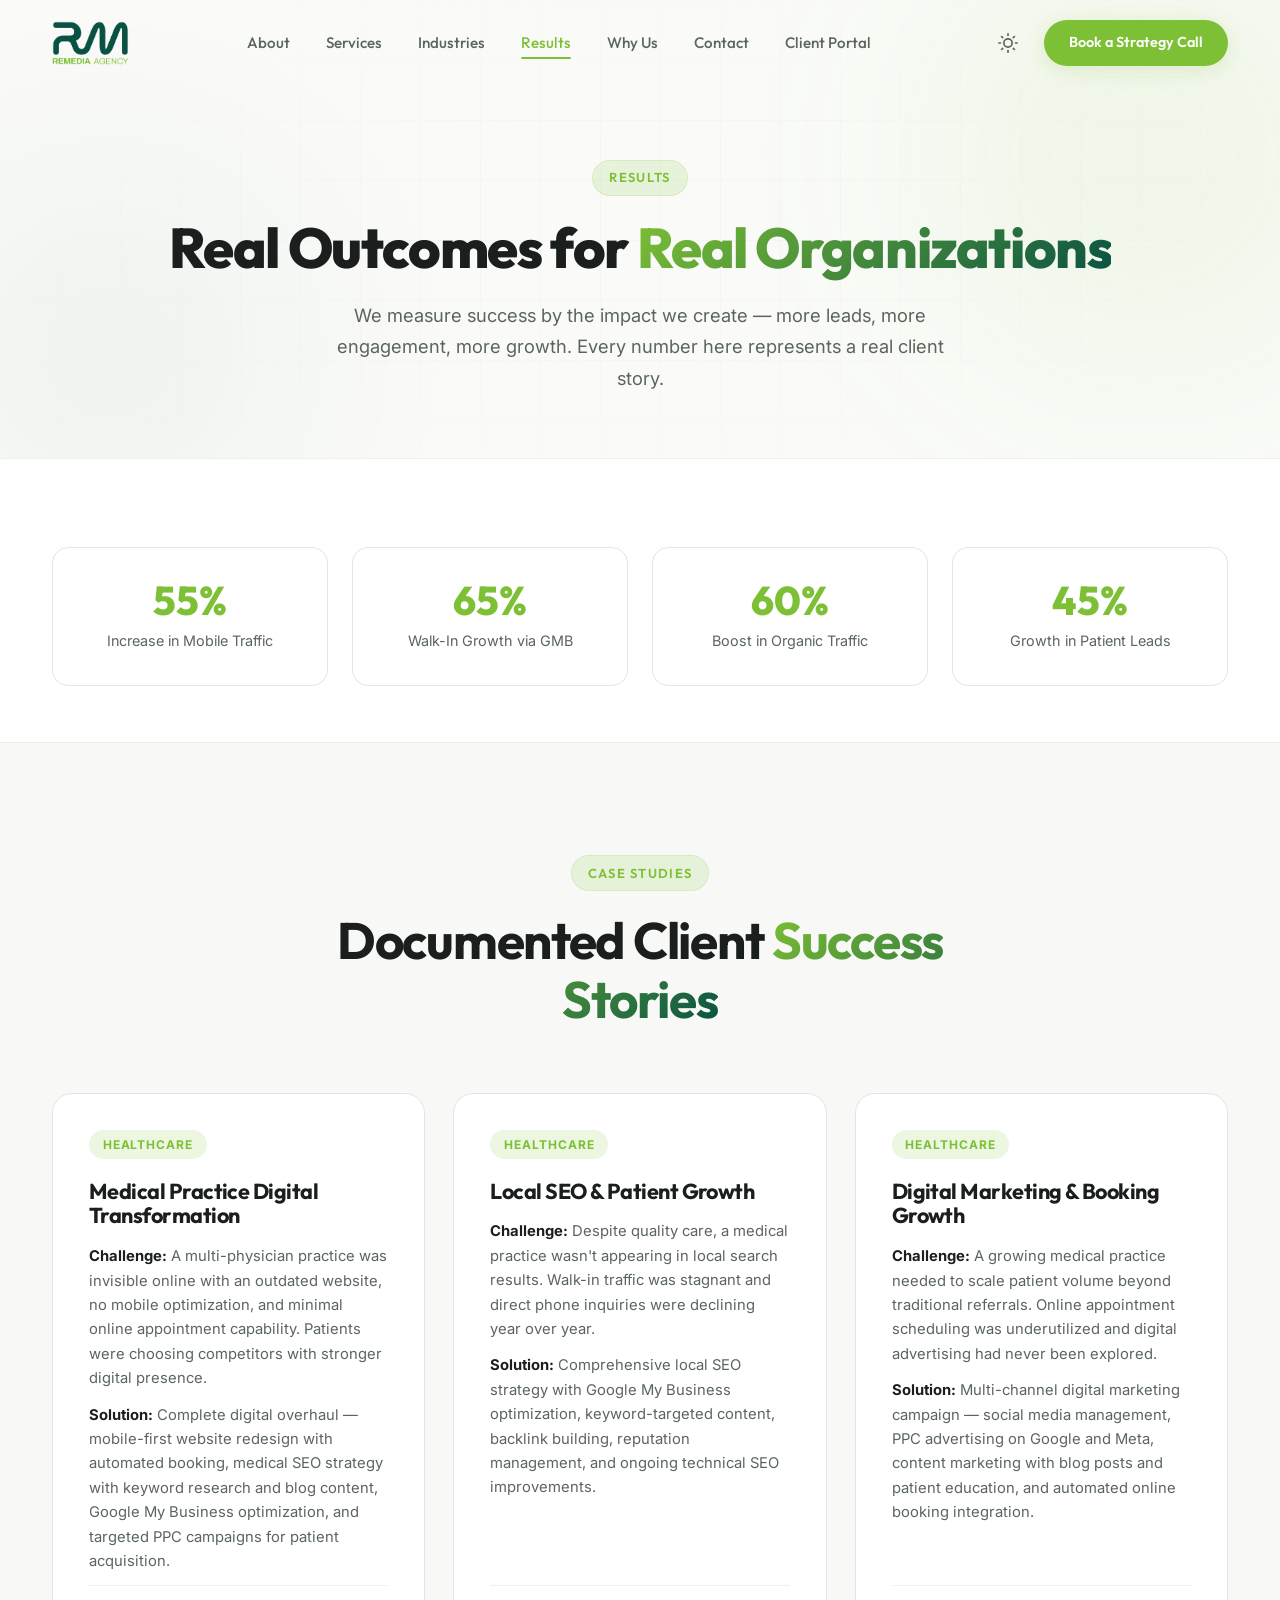
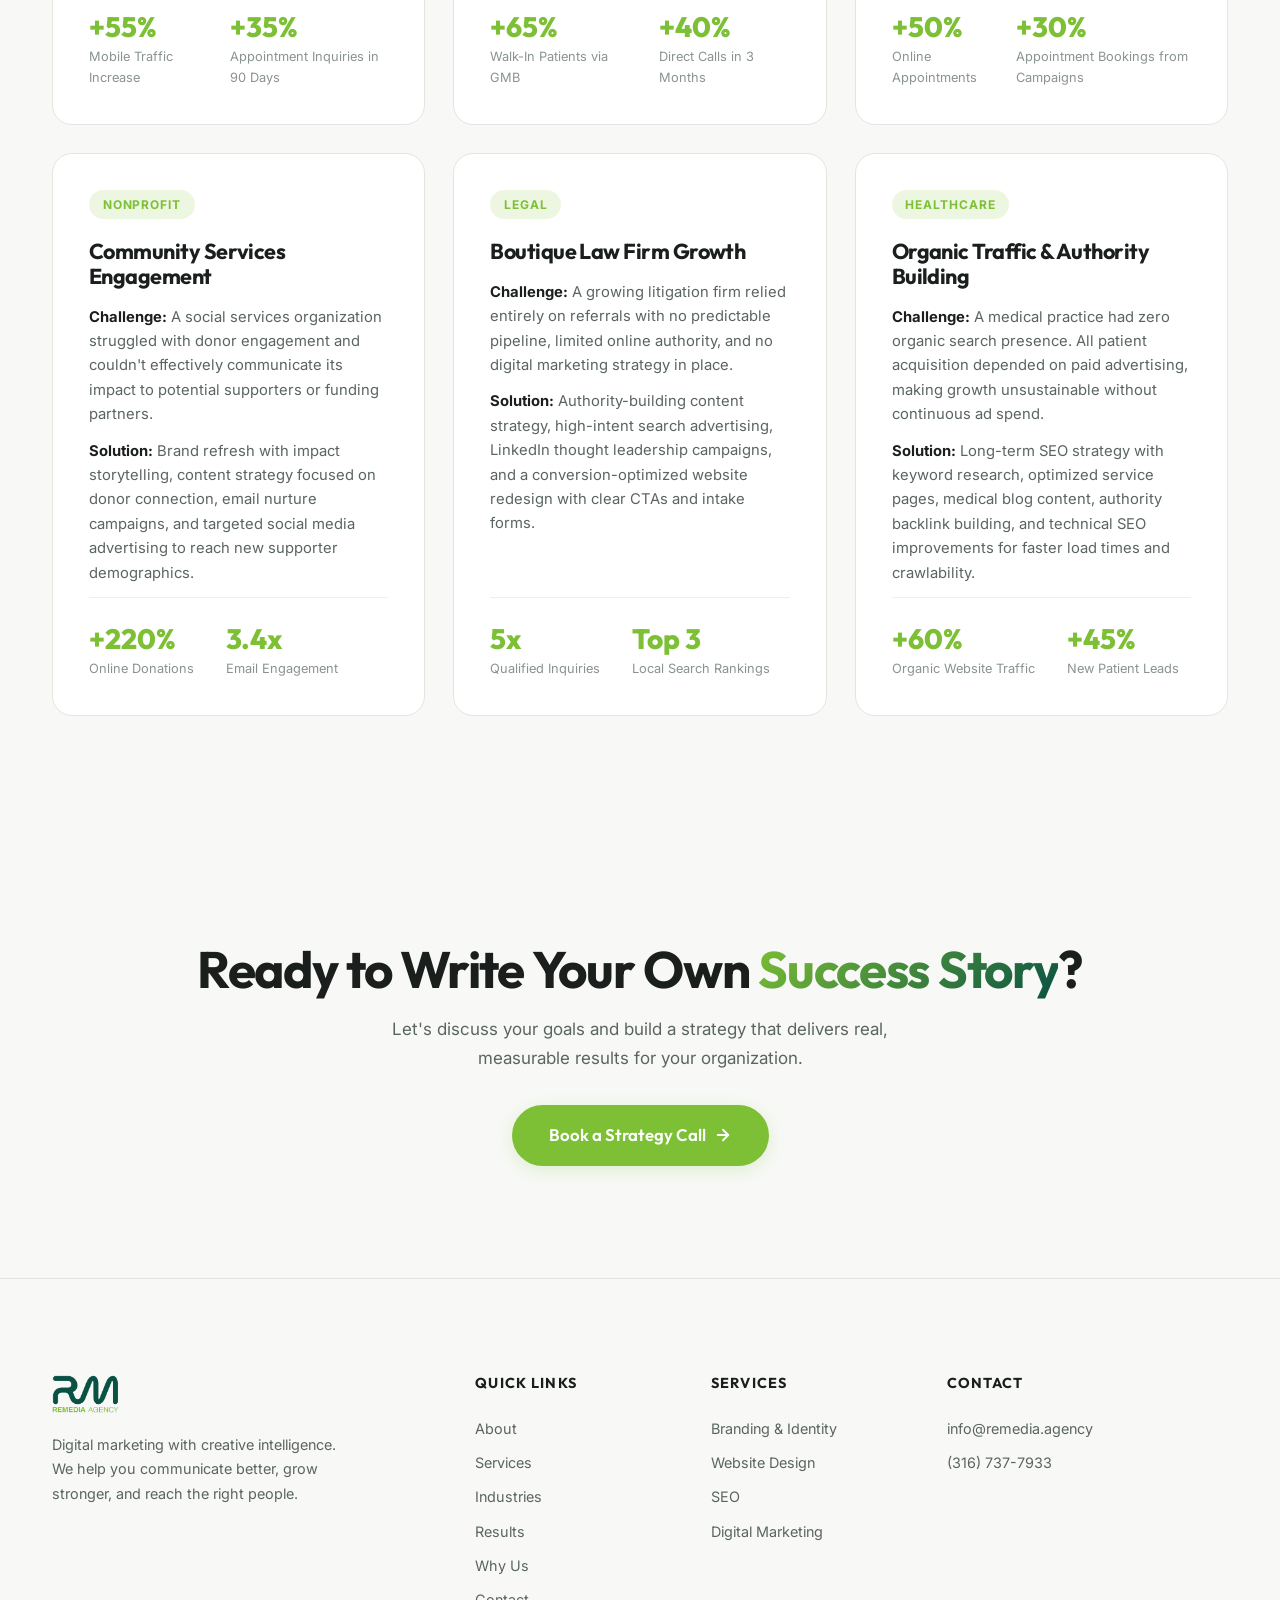
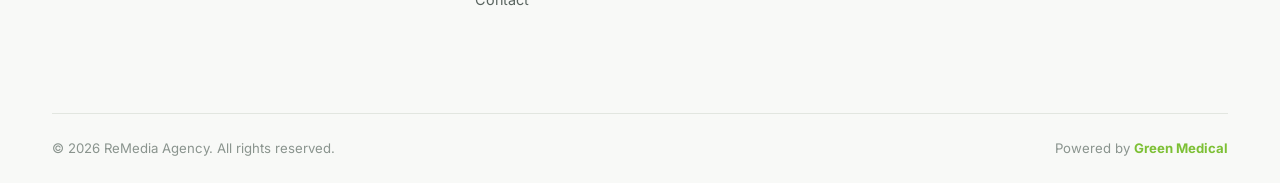
<file: results.html>
<!DOCTYPE html>
<html lang="en" data-theme="light">
<head>
  <meta charset="UTF-8">
  <meta name="viewport" content="width=device-width, initial-scale=1.0">
  <link rel="icon" type="image/png" href="Logo-Remedia Agency(FA)-03.png">
  <title>Results & Case Studies | ReMedia Agency — Proven Marketing Outcomes</title>
  <meta name="description" content="See real results from ReMedia's digital marketing campaigns: 55% mobile traffic increase, 65% walk-in growth via GMB, 220% online donation increase, and more.">
  <link rel="preconnect" href="https://fonts.googleapis.com">
  <link rel="preconnect" href="https://fonts.gstatic.com" crossorigin>
  <link href="https://fonts.googleapis.com/css2?family=Inter:wght@400;500;600;700&family=Outfit:wght@400;500;600;700;800&display=swap" rel="stylesheet">
  <link rel="stylesheet" href="css/style.css">
</head>
<body>

  <!-- NAVBAR -->
  <header id="site-header">
    <div class="container nav-container">
      <a href="index.html" class="logo" aria-label="ReMedia Agency Home"><img src="Logo-Remedia Agency(FA)-03.png" alt="ReMedia Agency"></a>
      <nav class="nav-links" id="nav-links">
        <a href="about.html">About</a><a href="services.html">Services</a><a href="industries.html">Industries</a><a href="results.html">Results</a><a href="why-remedia.html">Why Us</a><a href="contact.html">Contact</a>
        <a href="clientportal.html">Client Portal</a>
      </nav>
      <div class="nav-actions">
        <button class="theme-toggle" id="theme-toggle" aria-label="Toggle dark mode" title="Toggle dark mode">
          <svg class="icon-sun" width="20" height="20" viewBox="0 0 24 24" fill="none" stroke="currentColor" stroke-width="2" stroke-linecap="round" stroke-linejoin="round"><circle cx="12" cy="12" r="5"/><line x1="12" y1="1" x2="12" y2="3"/><line x1="12" y1="21" x2="12" y2="23"/><line x1="4.22" y1="4.22" x2="5.64" y2="5.64"/><line x1="18.36" y1="18.36" x2="19.78" y2="19.78"/><line x1="1" y1="12" x2="3" y2="12"/><line x1="21" y1="12" x2="23" y2="12"/><line x1="4.22" y1="19.78" x2="5.64" y2="18.36"/><line x1="18.36" y1="5.64" x2="19.78" y2="4.22"/></svg>
          <svg class="icon-moon" width="20" height="20" viewBox="0 0 24 24" fill="none" stroke="currentColor" stroke-width="2" stroke-linecap="round" stroke-linejoin="round"><path d="M21 12.79A9 9 0 1 1 11.21 3 7 7 0 0 0 21 12.79z"/></svg>
        </button>
        <a href="contact.html" class="btn btn-primary nav-cta-btn">Book a Strategy Call</a>
        <button class="hamburger" id="hamburger" aria-label="Open menu" aria-expanded="false"><span></span><span></span><span></span></button>
      </div>
    </div>
    <div class="mobile-menu" id="mobile-menu">
      <nav class="mobile-nav">
        <a href="about.html">About</a><a href="services.html">Services</a><a href="industries.html">Industries</a><a href="results.html">Results</a><a href="why-remedia.html">Why Us</a><a href="contact.html">Contact</a>
        <a href="clientportal.html">Client Portal</a>
        <a href="contact.html" class="btn btn-primary" style="margin-top:1rem;text-align:center;">Book a Strategy Call</a>
      </nav>
    </div>
  </header>

  <!-- PAGE HERO -->
  <section class="page-hero">
    <div class="page-hero-orb page-hero-orb-1"></div>
    <div class="page-hero-orb page-hero-orb-2"></div>
    <div class="container">
      <span class="section-tag">Results</span>
      <h1>Real Outcomes for <span class="text-gradient">Real Organizations</span></h1>
      <p>We measure success by the impact we create — more leads, more engagement, more growth. Every number here represents a real client story.</p>
    </div>
  </section>

  <!-- AGGREGATE STATS -->
  <section class="trust-bar" style="background: var(--bg-primary);">
    <div class="container">
      <div class="outcome-highlight-grid">
        <div class="outcome-highlight reveal">
          <span class="stat-value">55%</span>
          <span class="stat-label">Increase in Mobile Traffic</span>
        </div>
        <div class="outcome-highlight reveal" style="transition-delay: 0.05s;">
          <span class="stat-value">65%</span>
          <span class="stat-label">Walk-In Growth via GMB</span>
        </div>
        <div class="outcome-highlight reveal" style="transition-delay: 0.1s;">
          <span class="stat-value">60%</span>
          <span class="stat-label">Boost in Organic Traffic</span>
        </div>
        <div class="outcome-highlight reveal" style="transition-delay: 0.15s;">
          <span class="stat-value">45%</span>
          <span class="stat-label">Growth in Patient Leads</span>
        </div>
      </div>
    </div>
  </section>

  <!-- CASE STUDIES -->
  <section class="results" style="background: var(--bg-secondary);">
    <div class="container">
      <div class="section-header reveal">
        <span class="section-tag">Case Studies</span>
        <h2>Documented Client <span class="text-gradient">Success Stories</span></h2>
      </div>

      <div class="results-grid">
        <!-- Healthcare Case Study -->
        <div class="result-card reveal">
          <div class="result-tag">Healthcare</div>
          <h3>Medical Practice Digital Transformation</h3>
          <p class="result-challenge"><strong>Challenge:</strong> A multi-physician practice was invisible online with an outdated website, no mobile optimization, and minimal online appointment capability. Patients were choosing competitors with stronger digital presence.</p>
          <p class="result-solution"><strong>Solution:</strong> Complete digital overhaul — mobile-first website redesign with automated booking, medical SEO strategy with keyword research and blog content, Google My Business optimization, and targeted PPC campaigns for patient acquisition.</p>
          <div class="result-metrics">
            <div class="result-metric">
              <span class="result-metric-value">+55%</span>
              <span class="result-metric-label">Mobile Traffic Increase</span>
            </div>
            <div class="result-metric">
              <span class="result-metric-value">+35%</span>
              <span class="result-metric-label">Appointment Inquiries in 90 Days</span>
            </div>
          </div>
        </div>

        <!-- Healthcare Case Study 2 -->
        <div class="result-card reveal" style="transition-delay: 0.1s;">
          <div class="result-tag">Healthcare</div>
          <h3>Local SEO & Patient Growth</h3>
          <p class="result-challenge"><strong>Challenge:</strong> Despite quality care, a medical practice wasn't appearing in local search results. Walk-in traffic was stagnant and direct phone inquiries were declining year over year.</p>
          <p class="result-solution"><strong>Solution:</strong> Comprehensive local SEO strategy with Google My Business optimization, keyword-targeted content, backlink building, reputation management, and ongoing technical SEO improvements.</p>
          <div class="result-metrics">
            <div class="result-metric">
              <span class="result-metric-value">+65%</span>
              <span class="result-metric-label">Walk-In Patients via GMB</span>
            </div>
            <div class="result-metric">
              <span class="result-metric-value">+40%</span>
              <span class="result-metric-label">Direct Calls in 3 Months</span>
            </div>
          </div>
        </div>

        <!-- Digital Marketing Results -->
        <div class="result-card reveal" style="transition-delay: 0.2s;">
          <div class="result-tag">Healthcare</div>
          <h3>Digital Marketing & Booking Growth</h3>
          <p class="result-challenge"><strong>Challenge:</strong> A growing medical practice needed to scale patient volume beyond traditional referrals. Online appointment scheduling was underutilized and digital advertising had never been explored.</p>
          <p class="result-solution"><strong>Solution:</strong> Multi-channel digital marketing campaign — social media management, PPC advertising on Google and Meta, content marketing with blog posts and patient education, and automated online booking integration.</p>
          <div class="result-metrics">
            <div class="result-metric">
              <span class="result-metric-value">+50%</span>
              <span class="result-metric-label">Online Appointments</span>
            </div>
            <div class="result-metric">
              <span class="result-metric-value">+30%</span>
              <span class="result-metric-label">Appointment Bookings from Campaigns</span>
            </div>
          </div>
        </div>

        <!-- Nonprofit Case Study -->
        <div class="result-card reveal">
          <div class="result-tag">Nonprofit</div>
          <h3>Community Services Engagement</h3>
          <p class="result-challenge"><strong>Challenge:</strong> A social services organization struggled with donor engagement and couldn't effectively communicate its impact to potential supporters or funding partners.</p>
          <p class="result-solution"><strong>Solution:</strong> Brand refresh with impact storytelling, content strategy focused on donor connection, email nurture campaigns, and targeted social media advertising to reach new supporter demographics.</p>
          <div class="result-metrics">
            <div class="result-metric">
              <span class="result-metric-value">+220%</span>
              <span class="result-metric-label">Online Donations</span>
            </div>
            <div class="result-metric">
              <span class="result-metric-value">3.4x</span>
              <span class="result-metric-label">Email Engagement</span>
            </div>
          </div>
        </div>

        <!-- Legal Case Study -->
        <div class="result-card reveal" style="transition-delay: 0.1s;">
          <div class="result-tag">Legal</div>
          <h3>Boutique Law Firm Growth</h3>
          <p class="result-challenge"><strong>Challenge:</strong> A growing litigation firm relied entirely on referrals with no predictable pipeline, limited online authority, and no digital marketing strategy in place.</p>
          <p class="result-solution"><strong>Solution:</strong> Authority-building content strategy, high-intent search advertising, LinkedIn thought leadership campaigns, and a conversion-optimized website redesign with clear CTAs and intake forms.</p>
          <div class="result-metrics">
            <div class="result-metric">
              <span class="result-metric-value">5x</span>
              <span class="result-metric-label">Qualified Inquiries</span>
            </div>
            <div class="result-metric">
              <span class="result-metric-value">Top 3</span>
              <span class="result-metric-label">Local Search Rankings</span>
            </div>
          </div>
        </div>

        <!-- SEO Results -->
        <div class="result-card reveal" style="transition-delay: 0.2s;">
          <div class="result-tag">Healthcare</div>
          <h3>Organic Traffic & Authority Building</h3>
          <p class="result-challenge"><strong>Challenge:</strong> A medical practice had zero organic search presence. All patient acquisition depended on paid advertising, making growth unsustainable without continuous ad spend.</p>
          <p class="result-solution"><strong>Solution:</strong> Long-term SEO strategy with keyword research, optimized service pages, medical blog content, authority backlink building, and technical SEO improvements for faster load times and crawlability.</p>
          <div class="result-metrics">
            <div class="result-metric">
              <span class="result-metric-value">+60%</span>
              <span class="result-metric-label">Organic Website Traffic</span>
            </div>
            <div class="result-metric">
              <span class="result-metric-value">+45%</span>
              <span class="result-metric-label">New Patient Leads</span>
            </div>
          </div>
        </div>
      </div>
    </div>
  </section>

  <!-- CTA BANNER -->
  <section class="page-cta-banner">
    <div class="container reveal">
      <h2>Ready to Write Your Own <span class="text-gradient">Success Story</span>?</h2>
      <p>Let's discuss your goals and build a strategy that delivers real, measurable results for your organization.</p>
      <a href="contact.html" class="btn btn-primary btn-lg">Book a Strategy Call <svg width="18" height="18" viewBox="0 0 24 24" fill="none" stroke="currentColor" stroke-width="2.5" stroke-linecap="round" stroke-linejoin="round"><line x1="5" y1="12" x2="19" y2="12"/><polyline points="12 5 19 12 12 19"/></svg></a>
    </div>
  </section>

  <!-- FOOTER -->
  <footer class="site-footer">
    <div class="container">
      <div class="footer-grid">
        <div class="footer-brand">
          <img src="Logo-Remedia Agency(FA)-03.png" alt="ReMedia Agency" class="footer-logo">
          <p>Digital marketing with creative intelligence. We help you communicate better, grow stronger, and reach the right people.</p>
        </div>
        <div class="footer-links">
          <h4>Quick Links</h4>
          <a href="about.html">About</a><a href="services.html">Services</a><a href="industries.html">Industries</a><a href="results.html">Results</a><a href="why-remedia.html">Why Us</a><a href="contact.html">Contact</a>
        </div>
        <div class="footer-links">
          <h4>Services</h4>
          <a href="services/branding.html">Branding & Identity</a><a href="services/website-design.html">Website Design</a><a href="services/seo.html">SEO</a><a href="services/digital-marketing.html">Digital Marketing</a>
        </div>
        <div class="footer-links">
          <h4>Contact</h4>
          <a href="mailto:info@remedia.agency">info@remedia.agency</a><a href="tel:3167377933">(316) 737-7933</a>
        </div>
      </div>
      <div class="footer-bottom">
        <div>&copy; 2026 ReMedia Agency. All rights reserved.</div>
        <div>Powered by <strong>Green Medical</strong></div>
      </div>
    </div>
  </footer>

  <script src="js/main.js"></script>
</body>
</html>
</file>
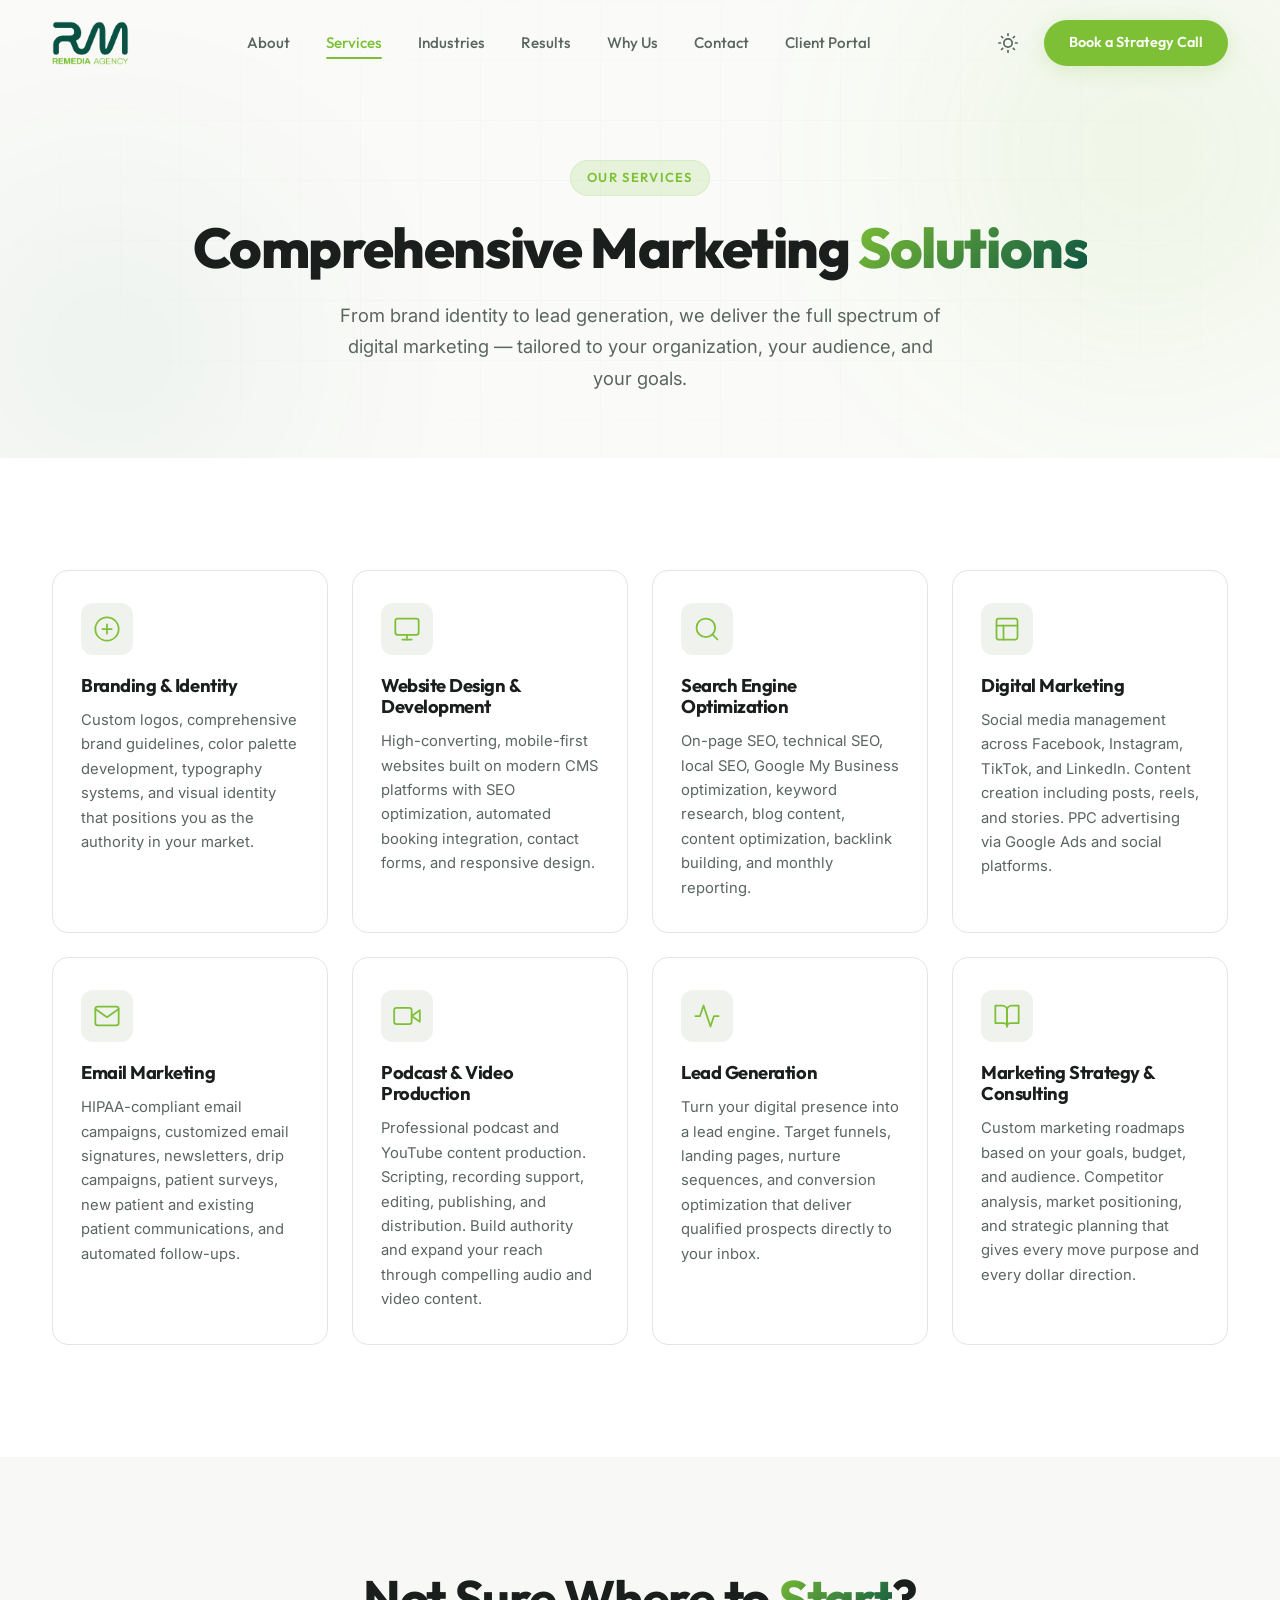
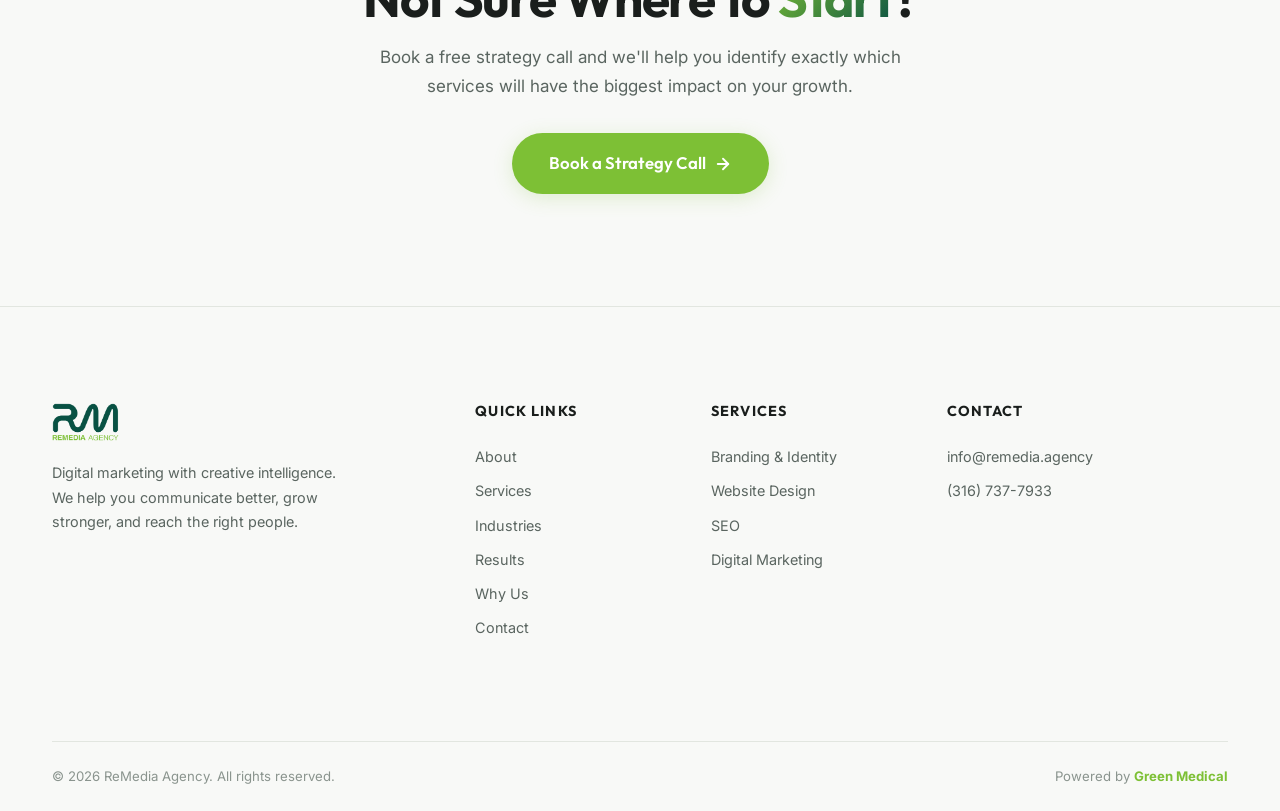
<file: services.html>
<!DOCTYPE html>
<html lang="en" data-theme="light">
<head>
  <meta charset="UTF-8">
  <meta name="viewport" content="width=device-width, initial-scale=1.0">
  <link rel="icon" type="image/png" href="Logo-Remedia Agency(FA)-03.png">
  <title>Our Services | ReMedia Agency — Website Design, SEO, Digital Marketing, Branding</title>
  <meta name="description" content="Explore ReMedia's full range of digital marketing services: website design, SEO, social media marketing, PPC, email marketing, branding, and podcast production.">
  <link rel="preconnect" href="https://fonts.googleapis.com">
  <link rel="preconnect" href="https://fonts.gstatic.com" crossorigin>
  <link href="https://fonts.googleapis.com/css2?family=Inter:wght@400;500;600;700&family=Outfit:wght@400;500;600;700;800&display=swap" rel="stylesheet">
  <link rel="stylesheet" href="css/style.css">
</head>
<body>

  <!-- NAVBAR -->
  <header id="site-header">
    <div class="container nav-container">
      <a href="index.html" class="logo" aria-label="ReMedia Agency Home"><img src="Logo-Remedia Agency(FA)-03.png" alt="ReMedia Agency"></a>
      <nav class="nav-links" id="nav-links">
        <a href="about.html">About</a><a href="services.html">Services</a><a href="industries.html">Industries</a><a href="results.html">Results</a><a href="why-remedia.html">Why Us</a><a href="contact.html">Contact</a>
        <a href="clientportal.html">Client Portal</a>
      </nav>
      <div class="nav-actions">
        <button class="theme-toggle" id="theme-toggle" aria-label="Toggle dark mode" title="Toggle dark mode">
          <svg class="icon-sun" width="20" height="20" viewBox="0 0 24 24" fill="none" stroke="currentColor" stroke-width="2" stroke-linecap="round" stroke-linejoin="round"><circle cx="12" cy="12" r="5"/><line x1="12" y1="1" x2="12" y2="3"/><line x1="12" y1="21" x2="12" y2="23"/><line x1="4.22" y1="4.22" x2="5.64" y2="5.64"/><line x1="18.36" y1="18.36" x2="19.78" y2="19.78"/><line x1="1" y1="12" x2="3" y2="12"/><line x1="21" y1="12" x2="23" y2="12"/><line x1="4.22" y1="19.78" x2="5.64" y2="18.36"/><line x1="18.36" y1="5.64" x2="19.78" y2="4.22"/></svg>
          <svg class="icon-moon" width="20" height="20" viewBox="0 0 24 24" fill="none" stroke="currentColor" stroke-width="2" stroke-linecap="round" stroke-linejoin="round"><path d="M21 12.79A9 9 0 1 1 11.21 3 7 7 0 0 0 21 12.79z"/></svg>
        </button>
        <a href="contact.html" class="btn btn-primary nav-cta-btn">Book a Strategy Call</a>
        <button class="hamburger" id="hamburger" aria-label="Open menu" aria-expanded="false"><span></span><span></span><span></span></button>
      </div>
    </div>
    <div class="mobile-menu" id="mobile-menu">
      <nav class="mobile-nav">
        <a href="about.html">About</a><a href="services.html">Services</a><a href="industries.html">Industries</a><a href="results.html">Results</a><a href="why-remedia.html">Why Us</a><a href="contact.html">Contact</a>
        <a href="clientportal.html">Client Portal</a>
        <a href="contact.html" class="btn btn-primary" style="margin-top:1rem;text-align:center;">Book a Strategy Call</a>
      </nav>
    </div>
  </header>

  <!-- PAGE HERO -->
  <section class="page-hero">
    <div class="page-hero-orb page-hero-orb-1"></div>
    <div class="page-hero-orb page-hero-orb-2"></div>
    <div class="container">
      <span class="section-tag">Our Services</span>
      <h1>Comprehensive Marketing <span class="text-gradient">Solutions</span></h1>
      <p>From brand identity to lead generation, we deliver the full spectrum of digital marketing — tailored to your organization, your audience, and your goals.</p>
    </div>
  </section>

  <!-- SERVICES GRID -->
  <section class="services">
    <div class="container">
      <div class="services-grid">
        <a href="services/branding.html" class="service-card reveal" style="text-decoration:none;">
          <div class="service-icon">
            <svg width="28" height="28" viewBox="0 0 24 24" fill="none" stroke="currentColor" stroke-width="1.5" stroke-linecap="round" stroke-linejoin="round"><circle cx="12" cy="12" r="10"/><path d="M8 12h8"/><path d="M12 8v8"/></svg>
          </div>
          <h3>Branding & Identity</h3>
          <p>Custom logos, comprehensive brand guidelines, color palette development, typography systems, and visual identity that positions you as the authority in your market.</p>
        </a>

        <a href="services/website-design.html" class="service-card reveal" style="text-decoration:none;transition-delay:0.05s;">
          <div class="service-icon">
            <svg width="28" height="28" viewBox="0 0 24 24" fill="none" stroke="currentColor" stroke-width="1.5" stroke-linecap="round" stroke-linejoin="round"><rect x="2" y="3" width="20" height="14" rx="2" ry="2"/><line x1="8" y1="21" x2="16" y2="21"/><line x1="12" y1="17" x2="12" y2="21"/></svg>
          </div>
          <h3>Website Design & Development</h3>
          <p>High-converting, mobile-first websites built on modern CMS platforms with SEO optimization, automated booking integration, contact forms, and responsive design.</p>
        </a>

        <a href="services/seo.html" class="service-card reveal" style="text-decoration:none;transition-delay:0.1s;">
          <div class="service-icon">
            <svg width="28" height="28" viewBox="0 0 24 24" fill="none" stroke="currentColor" stroke-width="1.5" stroke-linecap="round" stroke-linejoin="round"><circle cx="11" cy="11" r="8"/><line x1="21" y1="21" x2="16.65" y2="16.65"/></svg>
          </div>
          <h3>Search Engine Optimization</h3>
          <p>On-page SEO, technical SEO, local SEO, Google My Business optimization, keyword research, blog content, content optimization, backlink building, and monthly reporting.</p>
        </a>

        <a href="services/digital-marketing.html" class="service-card reveal" style="text-decoration:none;transition-delay:0.15s;">
          <div class="service-icon">
            <svg width="28" height="28" viewBox="0 0 24 24" fill="none" stroke="currentColor" stroke-width="1.5" stroke-linecap="round" stroke-linejoin="round"><rect x="3" y="3" width="18" height="18" rx="2" ry="2"/><line x1="3" y1="9" x2="21" y2="9"/><line x1="9" y1="21" x2="9" y2="9"/></svg>
          </div>
          <h3>Digital Marketing</h3>
          <p>Social media management across Facebook, Instagram, TikTok, and LinkedIn. Content creation including posts, reels, and stories. PPC advertising via Google Ads and social platforms.</p>
        </a>

        <div class="service-card reveal" style="transition-delay:0.2s;">
          <div class="service-icon">
            <svg width="28" height="28" viewBox="0 0 24 24" fill="none" stroke="currentColor" stroke-width="1.5" stroke-linecap="round" stroke-linejoin="round"><path d="M4 4h16c1.1 0 2 .9 2 2v12c0 1.1-.9 2-2 2H4c-1.1 0-2-.9-2-2V6c0-1.1.9-2 2-2z"/><polyline points="22,6 12,13 2,6"/></svg>
          </div>
          <h3>Email Marketing</h3>
          <p>HIPAA-compliant email campaigns, customized email signatures, newsletters, drip campaigns, patient surveys, new patient and existing patient communications, and automated follow-ups.</p>
        </div>

        <div class="service-card reveal" style="transition-delay:0.25s;">
          <div class="service-icon">
            <svg width="28" height="28" viewBox="0 0 24 24" fill="none" stroke="currentColor" stroke-width="1.5" stroke-linecap="round" stroke-linejoin="round"><polygon points="23 7 16 12 23 17 23 7"/><rect x="1" y="5" width="15" height="14" rx="2" ry="2"/></svg>
          </div>
          <h3>Podcast & Video Production</h3>
          <p>Professional podcast and YouTube content production. Scripting, recording support, editing, publishing, and distribution. Build authority and expand your reach through compelling audio and video content.</p>
        </div>

        <div class="service-card reveal" style="transition-delay:0.3s;">
          <div class="service-icon">
            <svg width="28" height="28" viewBox="0 0 24 24" fill="none" stroke="currentColor" stroke-width="1.5" stroke-linecap="round" stroke-linejoin="round"><polyline points="22 12 18 12 15 21 9 3 6 12 2 12"/></svg>
          </div>
          <h3>Lead Generation</h3>
          <p>Turn your digital presence into a lead engine. Target funnels, landing pages, nurture sequences, and conversion optimization that deliver qualified prospects directly to your inbox.</p>
        </div>

        <div class="service-card reveal" style="transition-delay:0.35s;">
          <div class="service-icon">
            <svg width="28" height="28" viewBox="0 0 24 24" fill="none" stroke="currentColor" stroke-width="1.5" stroke-linecap="round" stroke-linejoin="round"><path d="M2 3h6a4 4 0 0 1 4 4v14a3 3 0 0 0-3-3H2z"/><path d="M22 3h-6a4 4 0 0 0-4 4v14a3 3 0 0 1 3-3h7z"/></svg>
          </div>
          <h3>Marketing Strategy & Consulting</h3>
          <p>Custom marketing roadmaps based on your goals, budget, and audience. Competitor analysis, market positioning, and strategic planning that gives every move purpose and every dollar direction.</p>
        </div>
      </div>
    </div>
  </section>

  <!-- CTA BANNER -->
  <section class="page-cta-banner">
    <div class="container reveal">
      <h2>Not Sure Where to <span class="text-gradient">Start</span>?</h2>
      <p>Book a free strategy call and we'll help you identify exactly which services will have the biggest impact on your growth.</p>
      <a href="contact.html" class="btn btn-primary btn-lg">Book a Strategy Call <svg width="18" height="18" viewBox="0 0 24 24" fill="none" stroke="currentColor" stroke-width="2.5" stroke-linecap="round" stroke-linejoin="round"><line x1="5" y1="12" x2="19" y2="12"/><polyline points="12 5 19 12 12 19"/></svg></a>
    </div>
  </section>

  <!-- FOOTER -->
  <footer class="site-footer">
    <div class="container">
      <div class="footer-grid">
        <div class="footer-brand">
          <img src="Logo-Remedia Agency(FA)-03.png" alt="ReMedia Agency" class="footer-logo">
          <p>Digital marketing with creative intelligence. We help you communicate better, grow stronger, and reach the right people.</p>
        </div>
        <div class="footer-links">
          <h4>Quick Links</h4>
          <a href="about.html">About</a><a href="services.html">Services</a><a href="industries.html">Industries</a><a href="results.html">Results</a><a href="why-remedia.html">Why Us</a><a href="contact.html">Contact</a>
        </div>
        <div class="footer-links">
          <h4>Services</h4>
          <a href="services/branding.html">Branding & Identity</a><a href="services/website-design.html">Website Design</a><a href="services/seo.html">SEO</a><a href="services/digital-marketing.html">Digital Marketing</a>
        </div>
        <div class="footer-links">
          <h4>Contact</h4>
          <a href="mailto:info@remedia.agency">info@remedia.agency</a><a href="tel:3167377933">(316) 737-7933</a>
        </div>
      </div>
      <div class="footer-bottom">
        <div>&copy; 2026 ReMedia Agency. All rights reserved.</div>
        <div>Powered by <strong>Green Medical</strong></div>
      </div>
    </div>
  </footer>

  <script src="js/main.js"></script>
</body>
</html>
</file>
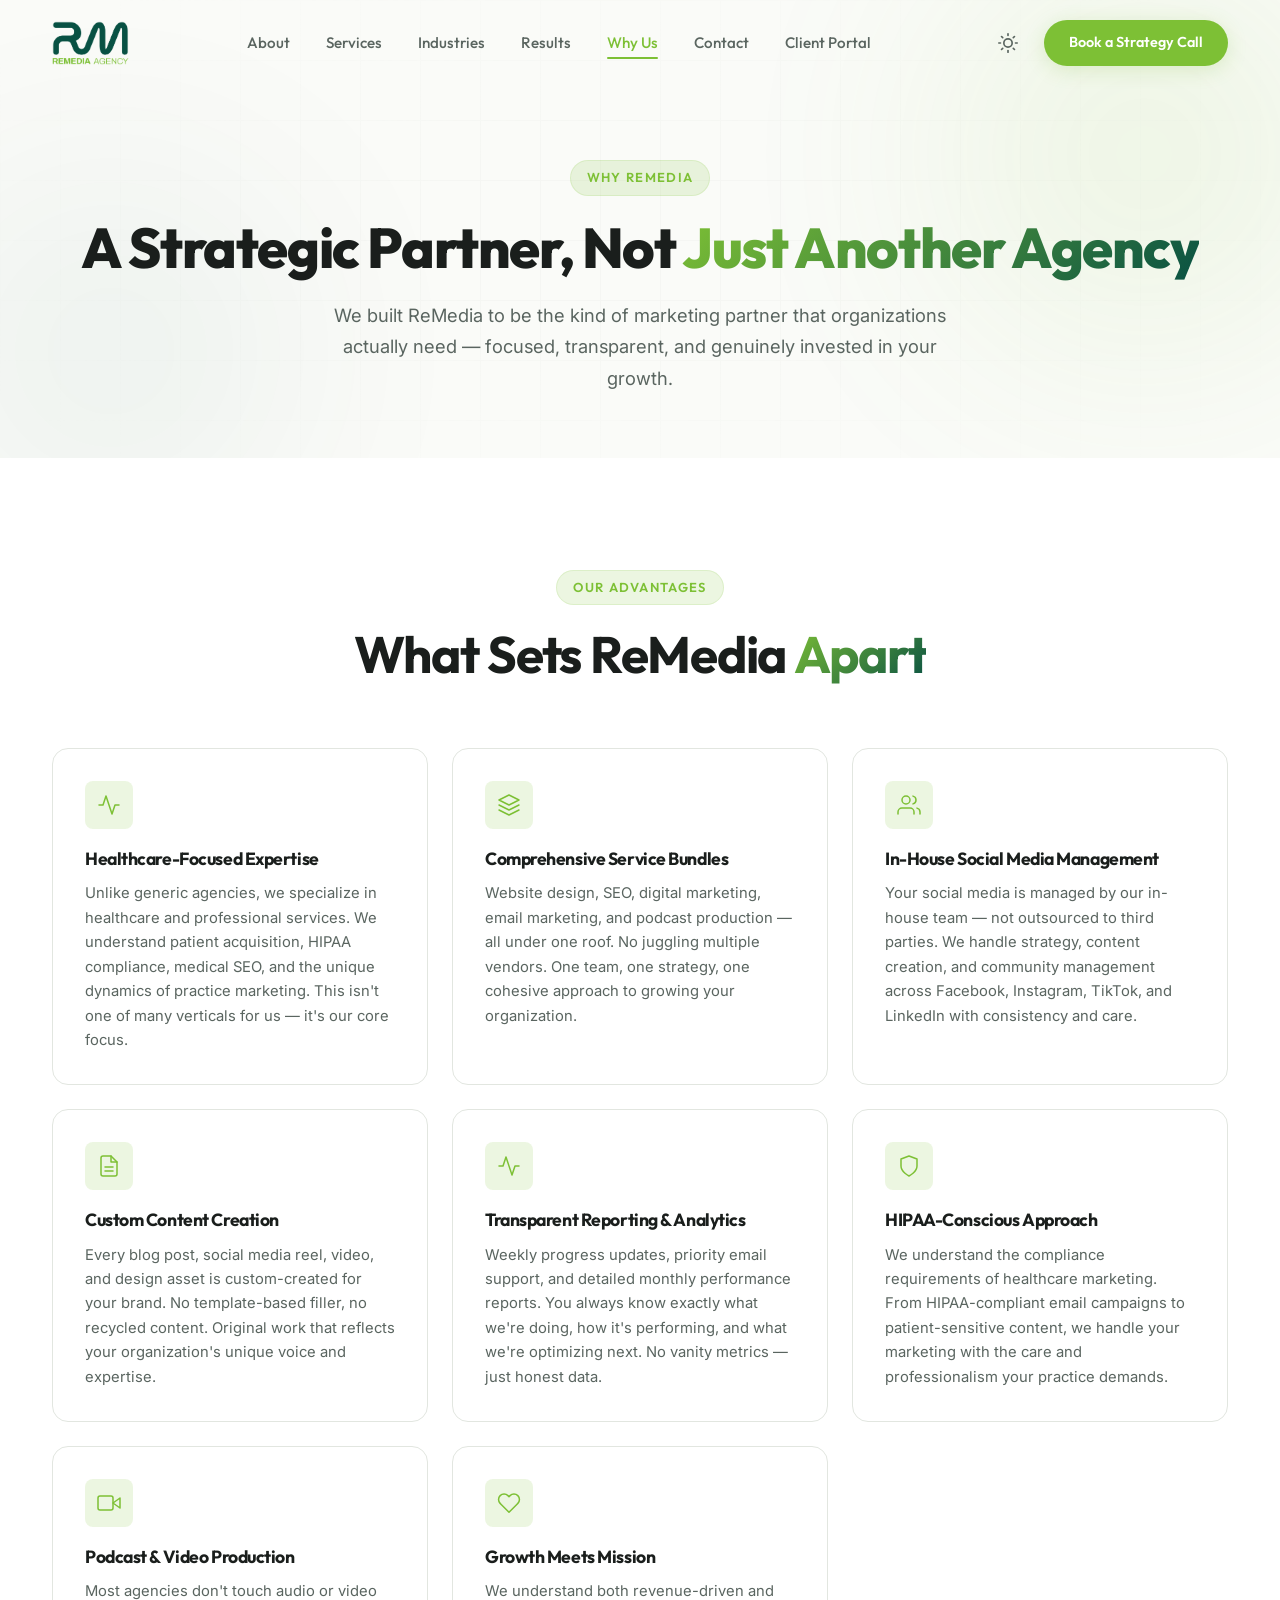
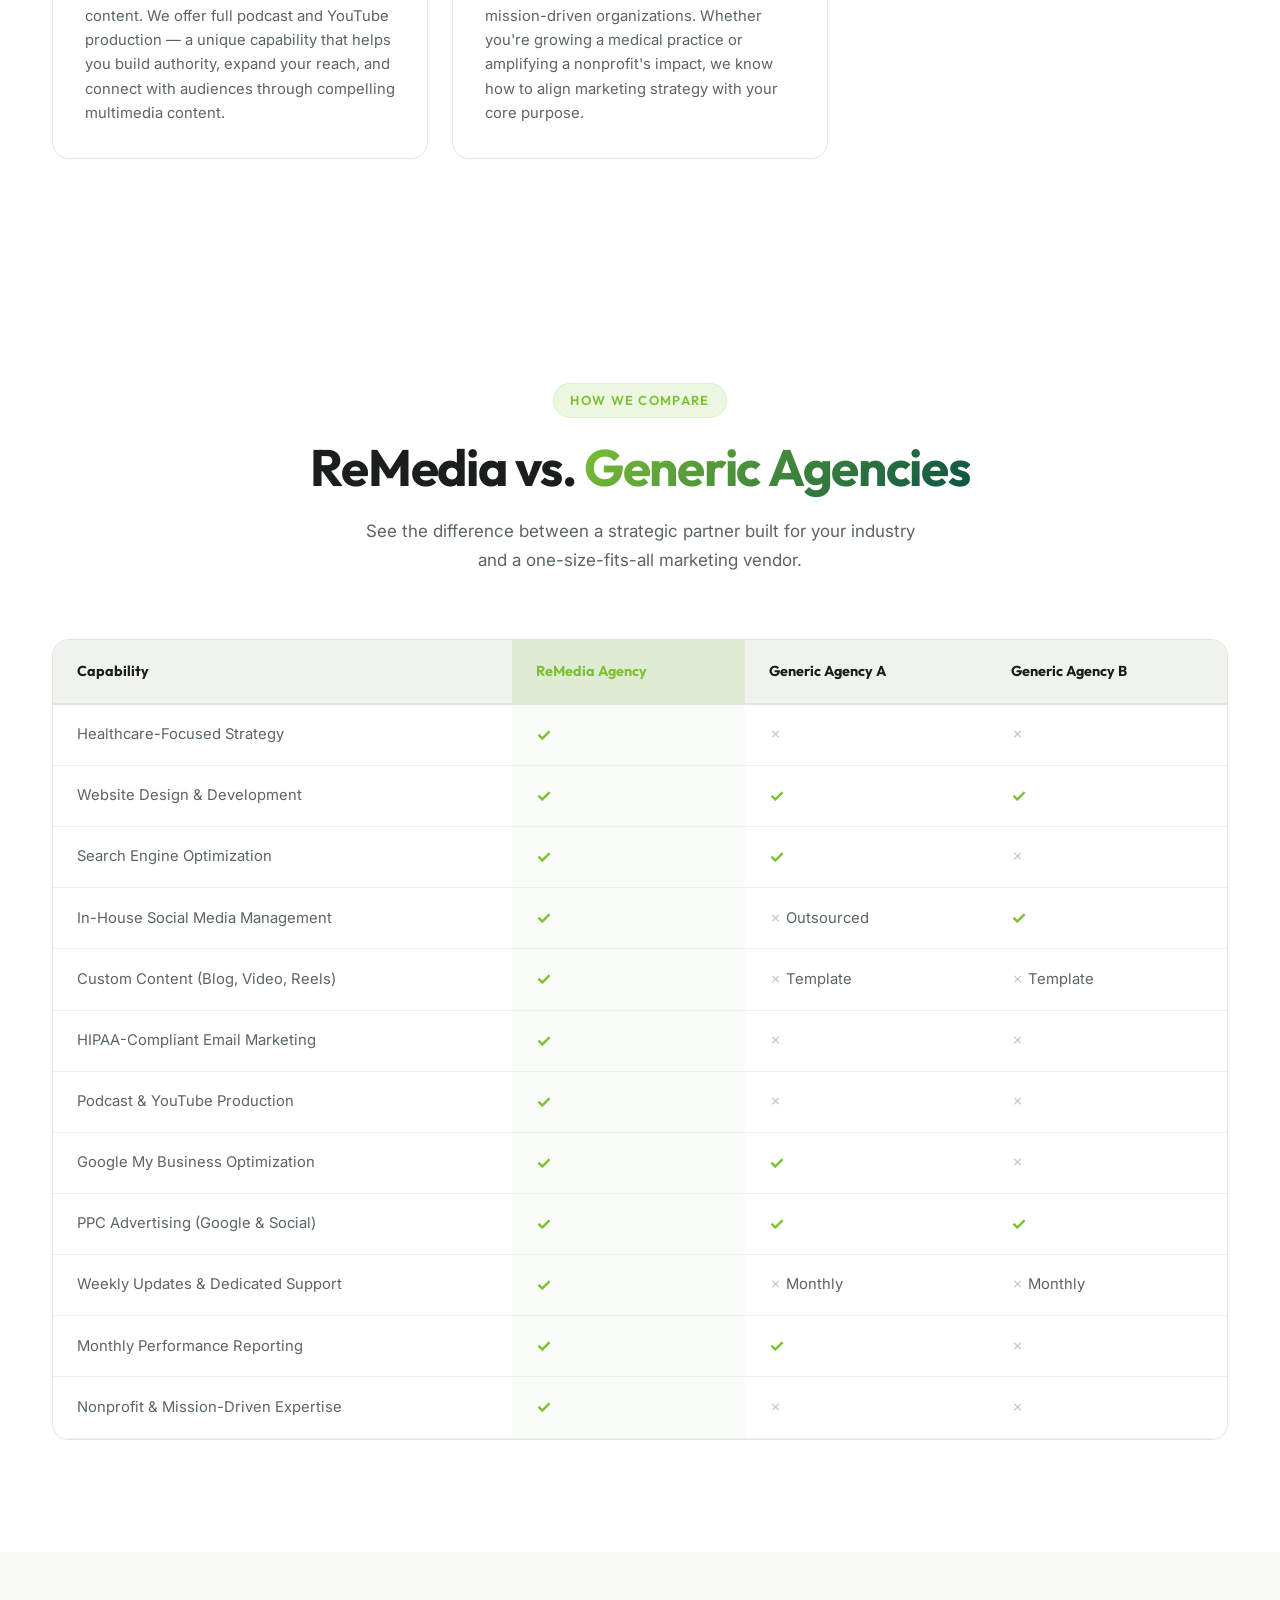
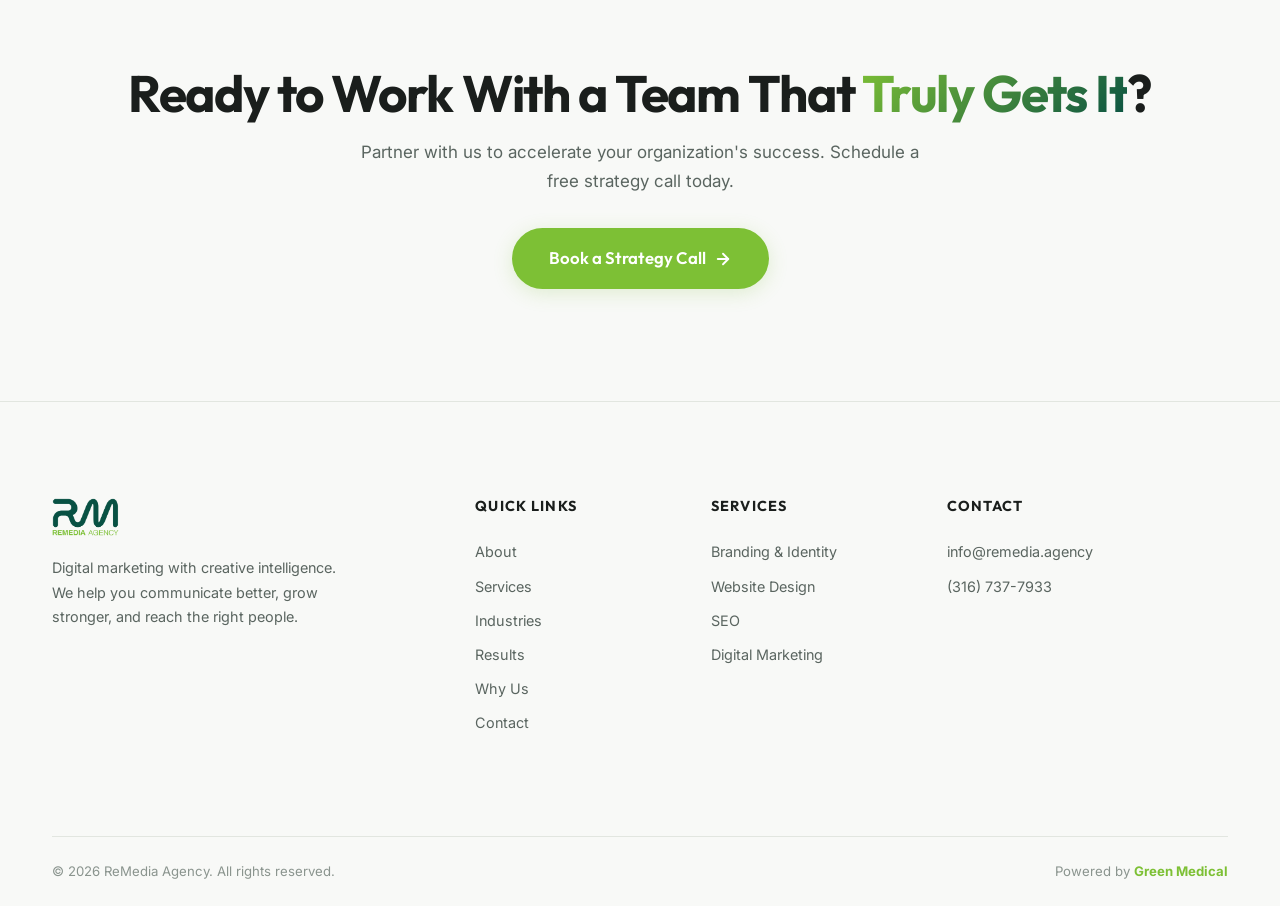
<file: why-remedia.html>
<!DOCTYPE html>
<html lang="en" data-theme="light">
<head>
  <meta charset="UTF-8">
  <meta name="viewport" content="width=device-width, initial-scale=1.0">
  <link rel="icon" type="image/png" href="Logo-Remedia Agency(FA)-03.png">
  <title>Why ReMedia | How We Compare — Strategic Partner vs Generic Agency</title>
  <meta name="description" content="Discover why ReMedia is different: healthcare-focused expertise, comprehensive service bundles, in-house social media, HIPAA-conscious approach, and transparent reporting.">
  <link rel="preconnect" href="https://fonts.googleapis.com">
  <link rel="preconnect" href="https://fonts.gstatic.com" crossorigin>
  <link href="https://fonts.googleapis.com/css2?family=Inter:wght@400;500;600;700&family=Outfit:wght@400;500;600;700;800&display=swap" rel="stylesheet">
  <link rel="stylesheet" href="css/style.css">
</head>
<body>

  <!-- NAVBAR -->
  <header id="site-header">
    <div class="container nav-container">
      <a href="index.html" class="logo" aria-label="ReMedia Agency Home"><img src="Logo-Remedia Agency(FA)-03.png" alt="ReMedia Agency"></a>
      <nav class="nav-links" id="nav-links">
        <a href="about.html">About</a><a href="services.html">Services</a><a href="industries.html">Industries</a><a href="results.html">Results</a><a href="why-remedia.html">Why Us</a><a href="contact.html">Contact</a>
        <a href="clientportal.html">Client Portal</a>
      </nav>
      <div class="nav-actions">
        <button class="theme-toggle" id="theme-toggle" aria-label="Toggle dark mode" title="Toggle dark mode">
          <svg class="icon-sun" width="20" height="20" viewBox="0 0 24 24" fill="none" stroke="currentColor" stroke-width="2" stroke-linecap="round" stroke-linejoin="round"><circle cx="12" cy="12" r="5"/><line x1="12" y1="1" x2="12" y2="3"/><line x1="12" y1="21" x2="12" y2="23"/><line x1="4.22" y1="4.22" x2="5.64" y2="5.64"/><line x1="18.36" y1="18.36" x2="19.78" y2="19.78"/><line x1="1" y1="12" x2="3" y2="12"/><line x1="21" y1="12" x2="23" y2="12"/><line x1="4.22" y1="19.78" x2="5.64" y2="18.36"/><line x1="18.36" y1="5.64" x2="19.78" y2="4.22"/></svg>
          <svg class="icon-moon" width="20" height="20" viewBox="0 0 24 24" fill="none" stroke="currentColor" stroke-width="2" stroke-linecap="round" stroke-linejoin="round"><path d="M21 12.79A9 9 0 1 1 11.21 3 7 7 0 0 0 21 12.79z"/></svg>
        </button>
        <a href="contact.html" class="btn btn-primary nav-cta-btn">Book a Strategy Call</a>
        <button class="hamburger" id="hamburger" aria-label="Open menu" aria-expanded="false"><span></span><span></span><span></span></button>
      </div>
    </div>
    <div class="mobile-menu" id="mobile-menu">
      <nav class="mobile-nav">
        <a href="about.html">About</a><a href="services.html">Services</a><a href="industries.html">Industries</a><a href="results.html">Results</a><a href="why-remedia.html">Why Us</a><a href="contact.html">Contact</a>
        <a href="clientportal.html">Client Portal</a>
        <a href="contact.html" class="btn btn-primary" style="margin-top:1rem;text-align:center;">Book a Strategy Call</a>
      </nav>
    </div>
  </header>

  <!-- PAGE HERO -->
  <section class="page-hero">
    <div class="page-hero-orb page-hero-orb-1"></div>
    <div class="page-hero-orb page-hero-orb-2"></div>
    <div class="container">
      <span class="section-tag">Why ReMedia</span>
      <h1>A Strategic Partner, Not <span class="text-gradient">Just Another Agency</span></h1>
      <p>We built ReMedia to be the kind of marketing partner that organizations actually need — focused, transparent, and genuinely invested in your growth.</p>
    </div>
  </section>

  <!-- DIFFERENTIATORS -->
  <section class="why-remedia" style="background: var(--bg-primary);">
    <div class="container">
      <div class="section-header reveal">
        <span class="section-tag">Our Advantages</span>
        <h2>What Sets ReMedia <span class="text-gradient">Apart</span></h2>
      </div>

      <div class="diff-grid">
        <div class="diff-card reveal">
          <div class="diff-card-icon">
            <svg width="24" height="24" viewBox="0 0 24 24" fill="none" stroke="currentColor" stroke-width="1.5" stroke-linecap="round" stroke-linejoin="round"><path d="M22 12h-4l-3 9L9 3l-3 9H2"/></svg>
          </div>
          <h3>Healthcare-Focused Expertise</h3>
          <p>Unlike generic agencies, we specialize in healthcare and professional services. We understand patient acquisition, HIPAA compliance, medical SEO, and the unique dynamics of practice marketing. This isn't one of many verticals for us — it's our core focus.</p>
        </div>

        <div class="diff-card reveal" style="transition-delay: 0.05s;">
          <div class="diff-card-icon">
            <svg width="24" height="24" viewBox="0 0 24 24" fill="none" stroke="currentColor" stroke-width="1.5" stroke-linecap="round" stroke-linejoin="round"><path d="M12 2L2 7l10 5 10-5-10-5z"/><path d="M2 17l10 5 10-5"/><path d="M2 12l10 5 10-5"/></svg>
          </div>
          <h3>Comprehensive Service Bundles</h3>
          <p>Website design, SEO, digital marketing, email marketing, and podcast production — all under one roof. No juggling multiple vendors. One team, one strategy, one cohesive approach to growing your organization.</p>
        </div>

        <div class="diff-card reveal" style="transition-delay: 0.1s;">
          <div class="diff-card-icon">
            <svg width="24" height="24" viewBox="0 0 24 24" fill="none" stroke="currentColor" stroke-width="1.5" stroke-linecap="round" stroke-linejoin="round"><path d="M17 21v-2a4 4 0 0 0-4-4H5a4 4 0 0 0-4 4v2"/><circle cx="9" cy="7" r="4"/><path d="M23 21v-2a4 4 0 0 0-3-3.87"/><path d="M16 3.13a4 4 0 0 1 0 7.75"/></svg>
          </div>
          <h3>In-House Social Media Management</h3>
          <p>Your social media is managed by our in-house team — not outsourced to third parties. We handle strategy, content creation, and community management across Facebook, Instagram, TikTok, and LinkedIn with consistency and care.</p>
        </div>

        <div class="diff-card reveal" style="transition-delay: 0.15s;">
          <div class="diff-card-icon">
            <svg width="24" height="24" viewBox="0 0 24 24" fill="none" stroke="currentColor" stroke-width="1.5" stroke-linecap="round" stroke-linejoin="round"><path d="M14 2H6a2 2 0 0 0-2 2v16a2 2 0 0 0 2 2h12a2 2 0 0 0 2-2V8z"/><polyline points="14 2 14 8 20 8"/><line x1="16" y1="13" x2="8" y2="13"/><line x1="16" y1="17" x2="8" y2="17"/></svg>
          </div>
          <h3>Custom Content Creation</h3>
          <p>Every blog post, social media reel, video, and design asset is custom-created for your brand. No template-based filler, no recycled content. Original work that reflects your organization's unique voice and expertise.</p>
        </div>

        <div class="diff-card reveal" style="transition-delay: 0.2s;">
          <div class="diff-card-icon">
            <svg width="24" height="24" viewBox="0 0 24 24" fill="none" stroke="currentColor" stroke-width="1.5" stroke-linecap="round" stroke-linejoin="round"><polyline points="22 12 18 12 15 21 9 3 6 12 2 12"/></svg>
          </div>
          <h3>Transparent Reporting & Analytics</h3>
          <p>Weekly progress updates, priority email support, and detailed monthly performance reports. You always know exactly what we're doing, how it's performing, and what we're optimizing next. No vanity metrics — just honest data.</p>
        </div>

        <div class="diff-card reveal" style="transition-delay: 0.25s;">
          <div class="diff-card-icon">
            <svg width="24" height="24" viewBox="0 0 24 24" fill="none" stroke="currentColor" stroke-width="1.5" stroke-linecap="round" stroke-linejoin="round"><path d="M12 22s8-4 8-10V5l-8-3-8 3v7c0 6 8 10 8 10z"/></svg>
          </div>
          <h3>HIPAA-Conscious Approach</h3>
          <p>We understand the compliance requirements of healthcare marketing. From HIPAA-compliant email campaigns to patient-sensitive content, we handle your marketing with the care and professionalism your practice demands.</p>
        </div>

        <div class="diff-card reveal" style="transition-delay: 0.3s;">
          <div class="diff-card-icon">
            <svg width="24" height="24" viewBox="0 0 24 24" fill="none" stroke="currentColor" stroke-width="1.5" stroke-linecap="round" stroke-linejoin="round"><polygon points="23 7 16 12 23 17 23 7"/><rect x="1" y="5" width="15" height="14" rx="2" ry="2"/></svg>
          </div>
          <h3>Podcast & Video Production</h3>
          <p>Most agencies don't touch audio or video content. We offer full podcast and YouTube production — a unique capability that helps you build authority, expand your reach, and connect with audiences through compelling multimedia content.</p>
        </div>

        <div class="diff-card reveal" style="transition-delay: 0.35s;">
          <div class="diff-card-icon">
            <svg width="24" height="24" viewBox="0 0 24 24" fill="none" stroke="currentColor" stroke-width="1.5" stroke-linecap="round" stroke-linejoin="round"><path d="M20.84 4.61a5.5 5.5 0 0 0-7.78 0L12 5.67l-1.06-1.06a5.5 5.5 0 0 0-7.78 7.78l1.06 1.06L12 21.23l7.78-7.78 1.06-1.06a5.5 5.5 0 0 0 0-7.78z"/></svg>
          </div>
          <h3>Growth Meets Mission</h3>
          <p>We understand both revenue-driven and mission-driven organizations. Whether you're growing a medical practice or amplifying a nonprofit's impact, we know how to align marketing strategy with your core purpose.</p>
        </div>
      </div>
    </div>
  </section>

  <!-- COMPARISON TABLE -->
  <section class="comparison-section">
    <div class="container">
      <div class="section-header reveal">
        <span class="section-tag">How We Compare</span>
        <h2>ReMedia vs. <span class="text-gradient">Generic Agencies</span></h2>
        <p>See the difference between a strategic partner built for your industry and a one-size-fits-all marketing vendor.</p>
      </div>

      <div class="comparison-table-wrap reveal">
        <table class="comparison-table">
          <thead>
            <tr>
              <th>Capability</th>
              <th class="highlight">ReMedia Agency</th>
              <th>Generic Agency A</th>
              <th>Generic Agency B</th>
            </tr>
          </thead>
          <tbody>
            <tr>
              <td>Healthcare-Focused Strategy</td>
              <td class="highlight"><span class="check">✓</span></td>
              <td><span class="cross">✗</span></td>
              <td><span class="cross">✗</span></td>
            </tr>
            <tr>
              <td>Website Design & Development</td>
              <td class="highlight"><span class="check">✓</span></td>
              <td><span class="check">✓</span></td>
              <td><span class="check">✓</span></td>
            </tr>
            <tr>
              <td>Search Engine Optimization</td>
              <td class="highlight"><span class="check">✓</span></td>
              <td><span class="check">✓</span></td>
              <td><span class="cross">✗</span></td>
            </tr>
            <tr>
              <td>In-House Social Media Management</td>
              <td class="highlight"><span class="check">✓</span></td>
              <td><span class="cross">✗</span> Outsourced</td>
              <td><span class="check">✓</span></td>
            </tr>
            <tr>
              <td>Custom Content (Blog, Video, Reels)</td>
              <td class="highlight"><span class="check">✓</span></td>
              <td><span class="cross">✗</span> Template</td>
              <td><span class="cross">✗</span> Template</td>
            </tr>
            <tr>
              <td>HIPAA-Compliant Email Marketing</td>
              <td class="highlight"><span class="check">✓</span></td>
              <td><span class="cross">✗</span></td>
              <td><span class="cross">✗</span></td>
            </tr>
            <tr>
              <td>Podcast & YouTube Production</td>
              <td class="highlight"><span class="check">✓</span></td>
              <td><span class="cross">✗</span></td>
              <td><span class="cross">✗</span></td>
            </tr>
            <tr>
              <td>Google My Business Optimization</td>
              <td class="highlight"><span class="check">✓</span></td>
              <td><span class="check">✓</span></td>
              <td><span class="cross">✗</span></td>
            </tr>
            <tr>
              <td>PPC Advertising (Google & Social)</td>
              <td class="highlight"><span class="check">✓</span></td>
              <td><span class="check">✓</span></td>
              <td><span class="check">✓</span></td>
            </tr>
            <tr>
              <td>Weekly Updates & Dedicated Support</td>
              <td class="highlight"><span class="check">✓</span></td>
              <td><span class="cross">✗</span> Monthly</td>
              <td><span class="cross">✗</span> Monthly</td>
            </tr>
            <tr>
              <td>Monthly Performance Reporting</td>
              <td class="highlight"><span class="check">✓</span></td>
              <td><span class="check">✓</span></td>
              <td><span class="cross">✗</span></td>
            </tr>
            <tr>
              <td>Nonprofit & Mission-Driven Expertise</td>
              <td class="highlight"><span class="check">✓</span></td>
              <td><span class="cross">✗</span></td>
              <td><span class="cross">✗</span></td>
            </tr>
          </tbody>
        </table>
      </div>
    </div>
  </section>

  <!-- CTA BANNER -->
  <section class="page-cta-banner">
    <div class="container reveal">
      <h2>Ready to Work With a Team That <span class="text-gradient">Truly Gets It</span>?</h2>
      <p>Partner with us to accelerate your organization's success. Schedule a free strategy call today.</p>
      <a href="contact.html" class="btn btn-primary btn-lg">Book a Strategy Call <svg width="18" height="18" viewBox="0 0 24 24" fill="none" stroke="currentColor" stroke-width="2.5" stroke-linecap="round" stroke-linejoin="round"><line x1="5" y1="12" x2="19" y2="12"/><polyline points="12 5 19 12 12 19"/></svg></a>
    </div>
  </section>

  <!-- FOOTER -->
  <footer class="site-footer">
    <div class="container">
      <div class="footer-grid">
        <div class="footer-brand">
          <img src="Logo-Remedia Agency(FA)-03.png" alt="ReMedia Agency" class="footer-logo">
          <p>Digital marketing with creative intelligence. We help you communicate better, grow stronger, and reach the right people.</p>
        </div>
        <div class="footer-links">
          <h4>Quick Links</h4>
          <a href="about.html">About</a><a href="services.html">Services</a><a href="industries.html">Industries</a><a href="results.html">Results</a><a href="why-remedia.html">Why Us</a><a href="contact.html">Contact</a>
        </div>
        <div class="footer-links">
          <h4>Services</h4>
          <a href="services/branding.html">Branding & Identity</a><a href="services/website-design.html">Website Design</a><a href="services/seo.html">SEO</a><a href="services/digital-marketing.html">Digital Marketing</a>
        </div>
        <div class="footer-links">
          <h4>Contact</h4>
          <a href="mailto:info@remedia.agency">info@remedia.agency</a><a href="tel:3167377933">(316) 737-7933</a>
        </div>
      </div>
      <div class="footer-bottom">
        <div>&copy; 2026 ReMedia Agency. All rights reserved.</div>
        <div>Powered by <strong>Green Medical</strong></div>
      </div>
    </div>
  </footer>

  <script src="js/main.js"></script>
</body>
</html>
</file>
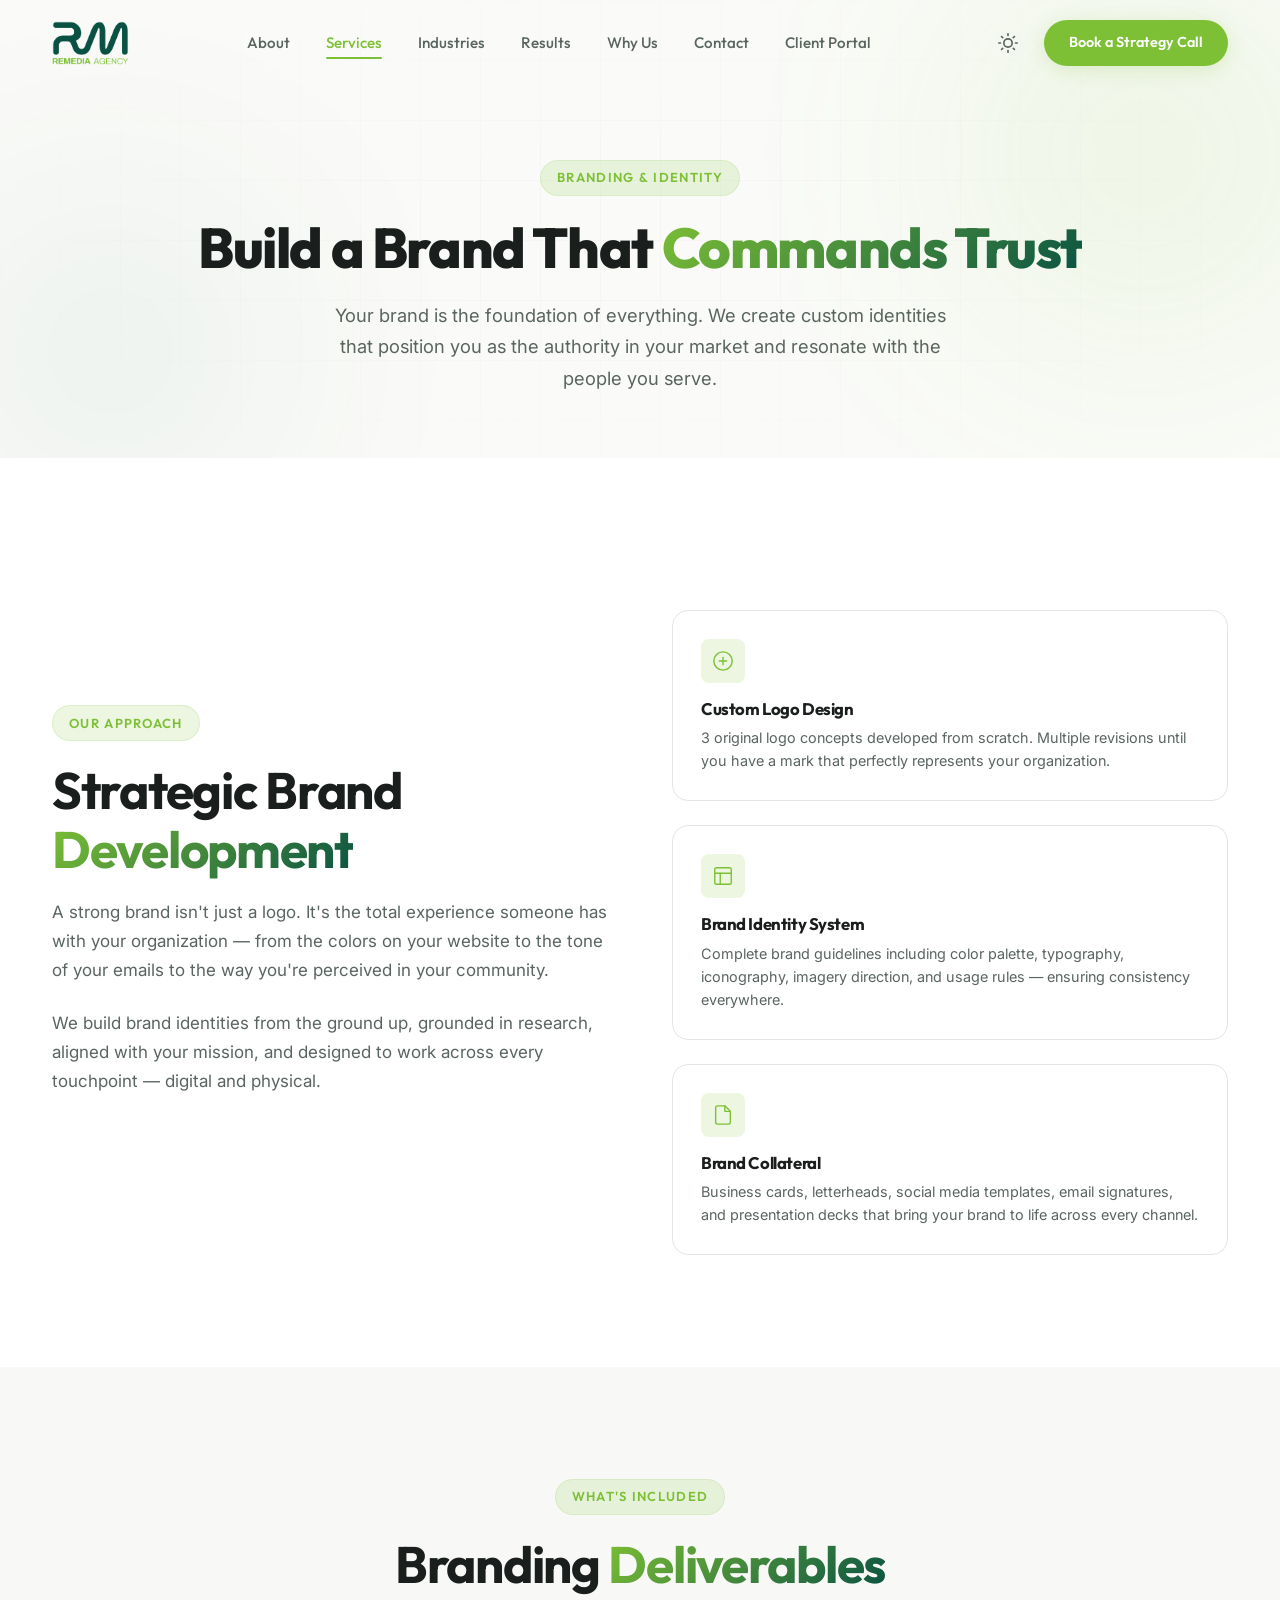
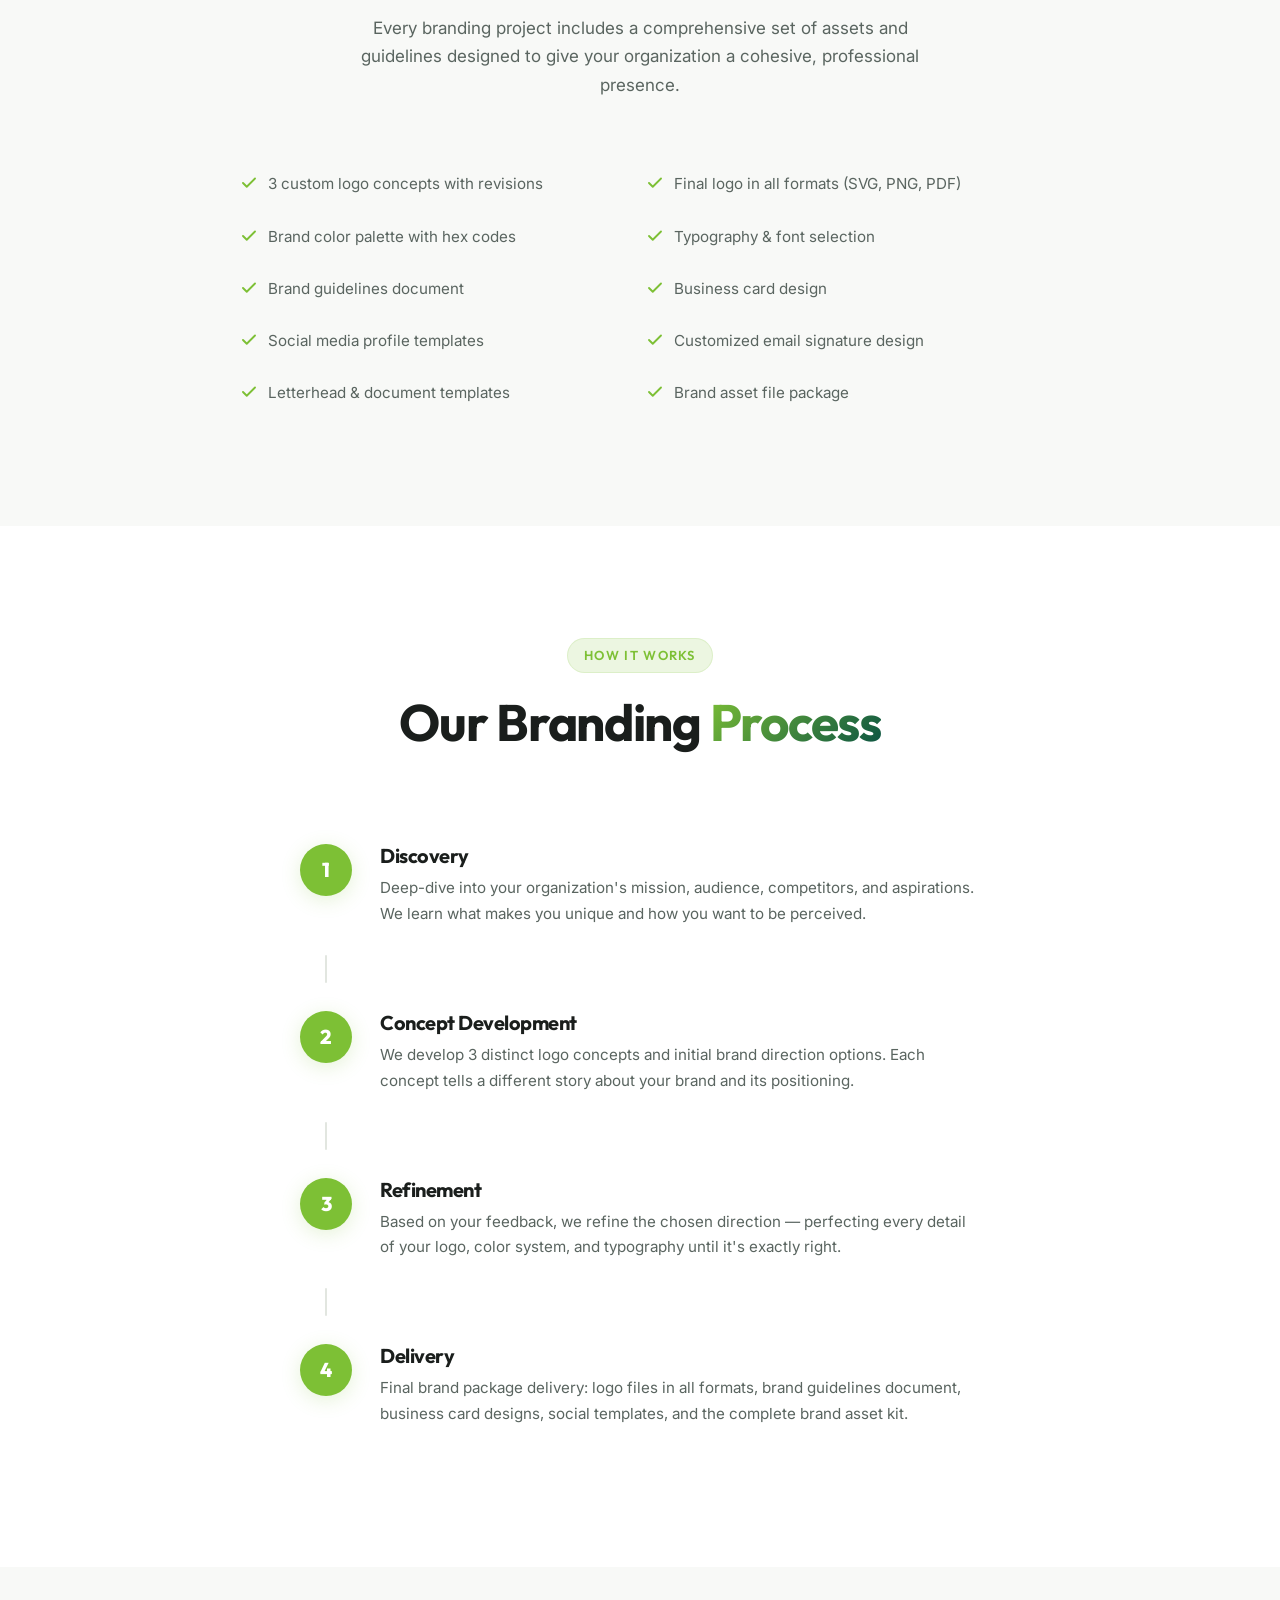
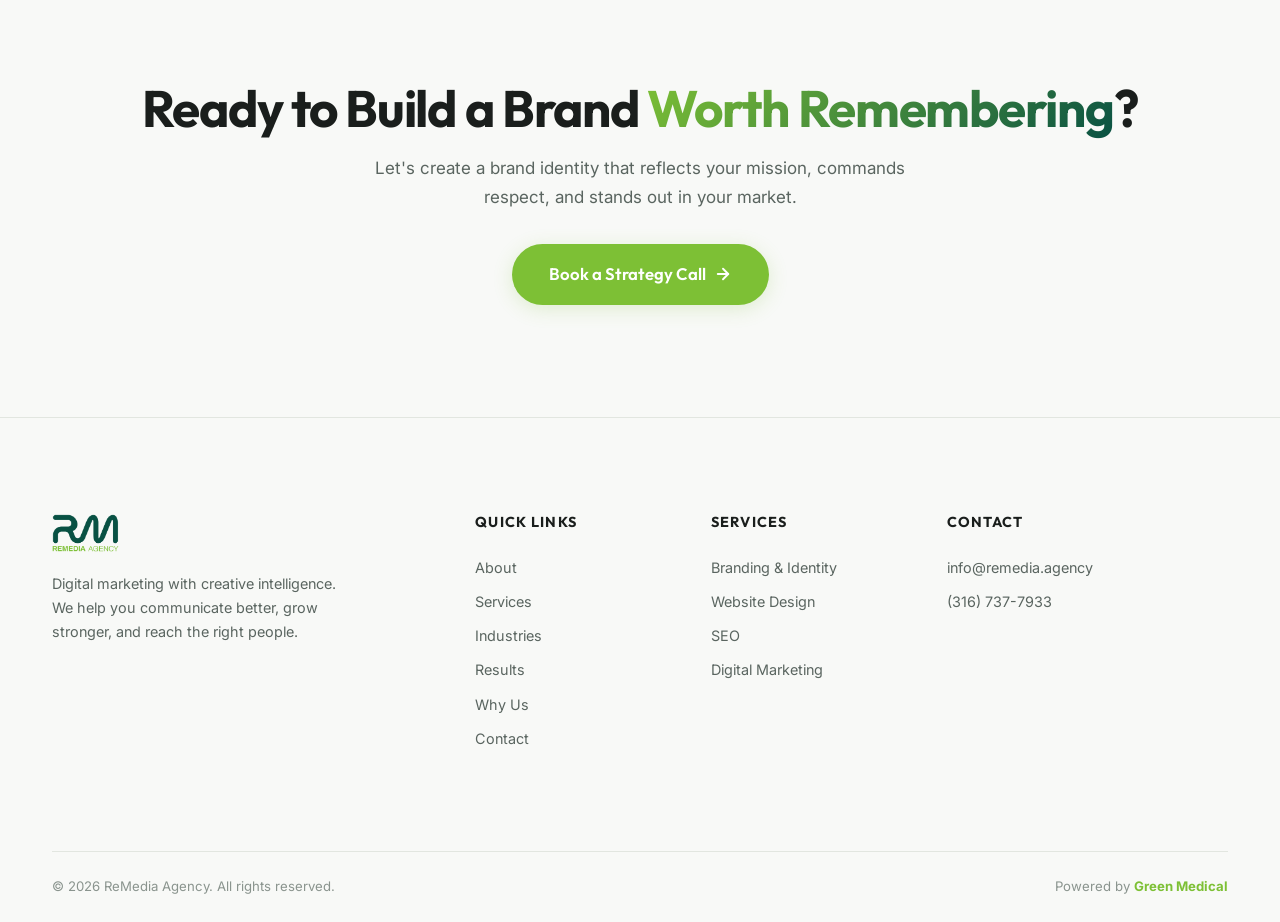
<file: services/branding.html>
<!DOCTYPE html>
<html lang="en" data-theme="light">
<head>
  <meta charset="UTF-8">
  <meta name="viewport" content="width=device-width, initial-scale=1.0">
  <link rel="icon" type="image/png" href="../Logo-Remedia Agency(FA)-03.png">
  <title>Branding & Identity | ReMedia Agency — Custom Brand Design</title>
  <meta name="description" content="ReMedia creates custom brand identities: logos, brand guidelines, color palettes, typography systems, and visual identity that positions your organization as an authority.">
  <link rel="preconnect" href="https://fonts.googleapis.com">
  <link rel="preconnect" href="https://fonts.gstatic.com" crossorigin>
  <link href="https://fonts.googleapis.com/css2?family=Inter:wght@400;500;600;700&family=Outfit:wght@400;500;600;700;800&display=swap" rel="stylesheet">
  <link rel="stylesheet" href="../css/style.css">
</head>
<body>

  <!-- NAVBAR -->
  <header id="site-header">
    <div class="container nav-container">
      <a href="../index.html" class="logo" aria-label="ReMedia Agency Home"><img src="../Logo-Remedia Agency(FA)-03.png" alt="ReMedia Agency"></a>
      <nav class="nav-links" id="nav-links">
        <a href="../about.html">About</a><a href="../services.html">Services</a><a href="../industries.html">Industries</a><a href="../results.html">Results</a><a href="../why-remedia.html">Why Us</a><a href="../contact.html">Contact</a>
        <a href="../clientportal.html">Client Portal</a>
      </nav>
      <div class="nav-actions">
        <button class="theme-toggle" id="theme-toggle" aria-label="Toggle dark mode" title="Toggle dark mode">
          <svg class="icon-sun" width="20" height="20" viewBox="0 0 24 24" fill="none" stroke="currentColor" stroke-width="2" stroke-linecap="round" stroke-linejoin="round"><circle cx="12" cy="12" r="5"/><line x1="12" y1="1" x2="12" y2="3"/><line x1="12" y1="21" x2="12" y2="23"/><line x1="4.22" y1="4.22" x2="5.64" y2="5.64"/><line x1="18.36" y1="18.36" x2="19.78" y2="19.78"/><line x1="1" y1="12" x2="3" y2="12"/><line x1="21" y1="12" x2="23" y2="12"/><line x1="4.22" y1="19.78" x2="5.64" y2="18.36"/><line x1="18.36" y1="5.64" x2="19.78" y2="4.22"/></svg>
          <svg class="icon-moon" width="20" height="20" viewBox="0 0 24 24" fill="none" stroke="currentColor" stroke-width="2" stroke-linecap="round" stroke-linejoin="round"><path d="M21 12.79A9 9 0 1 1 11.21 3 7 7 0 0 0 21 12.79z"/></svg>
        </button>
        <a href="../contact.html" class="btn btn-primary nav-cta-btn">Book a Strategy Call</a>
        <button class="hamburger" id="hamburger" aria-label="Open menu" aria-expanded="false"><span></span><span></span><span></span></button>
      </div>
    </div>
    <div class="mobile-menu" id="mobile-menu">
      <nav class="mobile-nav">
        <a href="../about.html">About</a><a href="../services.html">Services</a><a href="../industries.html">Industries</a><a href="../results.html">Results</a><a href="../why-remedia.html">Why Us</a><a href="../contact.html">Contact</a>
        <a href="../clientportal.html">Client Portal</a>
        <a href="../contact.html" class="btn btn-primary" style="margin-top:1rem;text-align:center;">Book a Strategy Call</a>
      </nav>
    </div>
  </header>

  <!-- PAGE HERO -->
  <section class="page-hero">
    <div class="page-hero-orb page-hero-orb-1"></div>
    <div class="page-hero-orb page-hero-orb-2"></div>
    <div class="container">
      <span class="section-tag">Branding & Identity</span>
      <h1>Build a Brand That <span class="text-gradient">Commands Trust</span></h1>
      <p>Your brand is the foundation of everything. We create custom identities that position you as the authority in your market and resonate with the people you serve.</p>
    </div>
  </section>

  <!-- APPROACH -->
  <section class="service-detail-section" style="background: var(--bg-primary);">
    <div class="container">
      <div class="service-detail-grid">
        <div class="service-detail-content reveal">
          <span class="section-tag">Our Approach</span>
          <h2>Strategic Brand <span class="text-gradient">Development</span></h2>
          <p>A strong brand isn't just a logo. It's the total experience someone has with your organization — from the colors on your website to the tone of your emails to the way you're perceived in your community.</p>
          <p>We build brand identities from the ground up, grounded in research, aligned with your mission, and designed to work across every touchpoint — digital and physical.</p>
        </div>
        <div class="reveal" style="transition-delay: 0.15s;">
          <div class="feature-grid" style="grid-template-columns: 1fr;">
            <div class="feature-item">
              <div class="feature-item-icon">
                <svg width="22" height="22" viewBox="0 0 24 24" fill="none" stroke="currentColor" stroke-width="1.5" stroke-linecap="round" stroke-linejoin="round"><circle cx="12" cy="12" r="10"/><path d="M8 12h8"/><path d="M12 8v8"/></svg>
              </div>
              <h4>Custom Logo Design</h4>
              <p>3 original logo concepts developed from scratch. Multiple revisions until you have a mark that perfectly represents your organization.</p>
            </div>
            <div class="feature-item">
              <div class="feature-item-icon">
                <svg width="22" height="22" viewBox="0 0 24 24" fill="none" stroke="currentColor" stroke-width="1.5" stroke-linecap="round" stroke-linejoin="round"><rect x="3" y="3" width="18" height="18" rx="2" ry="2"/><path d="M3 9h18"/><path d="M9 21V9"/></svg>
              </div>
              <h4>Brand Identity System</h4>
              <p>Complete brand guidelines including color palette, typography, iconography, imagery direction, and usage rules — ensuring consistency everywhere.</p>
            </div>
            <div class="feature-item">
              <div class="feature-item-icon">
                <svg width="22" height="22" viewBox="0 0 24 24" fill="none" stroke="currentColor" stroke-width="1.5" stroke-linecap="round" stroke-linejoin="round"><path d="M14 2H6a2 2 0 0 0-2 2v16a2 2 0 0 0 2 2h12a2 2 0 0 0 2-2V8z"/><polyline points="14 2 14 8 20 8"/></svg>
              </div>
              <h4>Brand Collateral</h4>
              <p>Business cards, letterheads, social media templates, email signatures, and presentation decks that bring your brand to life across every channel.</p>
            </div>
          </div>
        </div>
      </div>
    </div>
  </section>

  <!-- DELIVERABLES -->
  <section class="service-detail-section" style="background: var(--bg-secondary);">
    <div class="container">
      <div class="section-header reveal">
        <span class="section-tag">What's Included</span>
        <h2>Branding <span class="text-gradient">Deliverables</span></h2>
        <p>Every branding project includes a comprehensive set of assets and guidelines designed to give your organization a cohesive, professional presence.</p>
      </div>

      <ul class="deliverables-list reveal" style="max-width: 800px; margin: 2rem auto 0;">
        <li>
          <svg width="18" height="18" viewBox="0 0 24 24" fill="none" stroke="currentColor" stroke-width="2.5" stroke-linecap="round" stroke-linejoin="round"><polyline points="20 6 9 17 4 12"/></svg>
          3 custom logo concepts with revisions
        </li>
        <li>
          <svg width="18" height="18" viewBox="0 0 24 24" fill="none" stroke="currentColor" stroke-width="2.5" stroke-linecap="round" stroke-linejoin="round"><polyline points="20 6 9 17 4 12"/></svg>
          Final logo in all formats (SVG, PNG, PDF)
        </li>
        <li>
          <svg width="18" height="18" viewBox="0 0 24 24" fill="none" stroke="currentColor" stroke-width="2.5" stroke-linecap="round" stroke-linejoin="round"><polyline points="20 6 9 17 4 12"/></svg>
          Brand color palette with hex codes
        </li>
        <li>
          <svg width="18" height="18" viewBox="0 0 24 24" fill="none" stroke="currentColor" stroke-width="2.5" stroke-linecap="round" stroke-linejoin="round"><polyline points="20 6 9 17 4 12"/></svg>
          Typography & font selection
        </li>
        <li>
          <svg width="18" height="18" viewBox="0 0 24 24" fill="none" stroke="currentColor" stroke-width="2.5" stroke-linecap="round" stroke-linejoin="round"><polyline points="20 6 9 17 4 12"/></svg>
          Brand guidelines document
        </li>
        <li>
          <svg width="18" height="18" viewBox="0 0 24 24" fill="none" stroke="currentColor" stroke-width="2.5" stroke-linecap="round" stroke-linejoin="round"><polyline points="20 6 9 17 4 12"/></svg>
          Business card design
        </li>
        <li>
          <svg width="18" height="18" viewBox="0 0 24 24" fill="none" stroke="currentColor" stroke-width="2.5" stroke-linecap="round" stroke-linejoin="round"><polyline points="20 6 9 17 4 12"/></svg>
          Social media profile templates
        </li>
        <li>
          <svg width="18" height="18" viewBox="0 0 24 24" fill="none" stroke="currentColor" stroke-width="2.5" stroke-linecap="round" stroke-linejoin="round"><polyline points="20 6 9 17 4 12"/></svg>
          Customized email signature design
        </li>
        <li>
          <svg width="18" height="18" viewBox="0 0 24 24" fill="none" stroke="currentColor" stroke-width="2.5" stroke-linecap="round" stroke-linejoin="round"><polyline points="20 6 9 17 4 12"/></svg>
          Letterhead & document templates
        </li>
        <li>
          <svg width="18" height="18" viewBox="0 0 24 24" fill="none" stroke="currentColor" stroke-width="2.5" stroke-linecap="round" stroke-linejoin="round"><polyline points="20 6 9 17 4 12"/></svg>
          Brand asset file package
        </li>
      </ul>
    </div>
  </section>

  <!-- PROCESS -->
  <section class="process" style="background: var(--bg-primary);">
    <div class="container">
      <div class="section-header reveal">
        <span class="section-tag">How It Works</span>
        <h2>Our Branding <span class="text-gradient">Process</span></h2>
      </div>
      <div class="process-timeline">
        <div class="process-step reveal">
          <div class="process-step-number">1</div>
          <div class="process-step-content">
            <h3>Discovery</h3>
            <p>Deep-dive into your organization's mission, audience, competitors, and aspirations. We learn what makes you unique and how you want to be perceived.</p>
          </div>
        </div>
        <div class="process-connector reveal"></div>
        <div class="process-step reveal" style="transition-delay: 0.1s;">
          <div class="process-step-number">2</div>
          <div class="process-step-content">
            <h3>Concept Development</h3>
            <p>We develop 3 distinct logo concepts and initial brand direction options. Each concept tells a different story about your brand and its positioning.</p>
          </div>
        </div>
        <div class="process-connector reveal"></div>
        <div class="process-step reveal" style="transition-delay: 0.2s;">
          <div class="process-step-number">3</div>
          <div class="process-step-content">
            <h3>Refinement</h3>
            <p>Based on your feedback, we refine the chosen direction — perfecting every detail of your logo, color system, and typography until it's exactly right.</p>
          </div>
        </div>
        <div class="process-connector reveal"></div>
        <div class="process-step reveal" style="transition-delay: 0.3s;">
          <div class="process-step-number">4</div>
          <div class="process-step-content">
            <h3>Delivery</h3>
            <p>Final brand package delivery: logo files in all formats, brand guidelines document, business card designs, social templates, and the complete brand asset kit.</p>
          </div>
        </div>
      </div>
    </div>
  </section>

  <!-- CTA BANNER -->
  <section class="page-cta-banner">
    <div class="container reveal">
      <h2>Ready to Build a Brand <span class="text-gradient">Worth Remembering</span>?</h2>
      <p>Let's create a brand identity that reflects your mission, commands respect, and stands out in your market.</p>
      <a href="../contact.html" class="btn btn-primary btn-lg">Book a Strategy Call <svg width="18" height="18" viewBox="0 0 24 24" fill="none" stroke="currentColor" stroke-width="2.5" stroke-linecap="round" stroke-linejoin="round"><line x1="5" y1="12" x2="19" y2="12"/><polyline points="12 5 19 12 12 19"/></svg></a>
    </div>
  </section>

  <!-- FOOTER -->
  <footer class="site-footer">
    <div class="container">
      <div class="footer-grid">
        <div class="footer-brand">
          <img src="../Logo-Remedia Agency(FA)-03.png" alt="ReMedia Agency" class="footer-logo">
          <p>Digital marketing with creative intelligence. We help you communicate better, grow stronger, and reach the right people.</p>
        </div>
        <div class="footer-links">
          <h4>Quick Links</h4>
          <a href="../about.html">About</a><a href="../services.html">Services</a><a href="../industries.html">Industries</a><a href="../results.html">Results</a><a href="../why-remedia.html">Why Us</a><a href="../contact.html">Contact</a>
        </div>
        <div class="footer-links">
          <h4>Services</h4>
          <a href="branding.html">Branding & Identity</a><a href="website-design.html">Website Design</a><a href="seo.html">SEO</a><a href="digital-marketing.html">Digital Marketing</a>
        </div>
        <div class="footer-links">
          <h4>Contact</h4>
          <a href="mailto:info@remedia.agency">info@remedia.agency</a><a href="tel:3167377933">(316) 737-7933</a>
        </div>
      </div>
      <div class="footer-bottom">
        <div>&copy; 2026 ReMedia Agency. All rights reserved.</div>
        <div>Powered by <strong>Green Medical</strong></div>
      </div>
    </div>
  </footer>

  <script src="../js/main.js"></script>
</body>
</html>
</file>
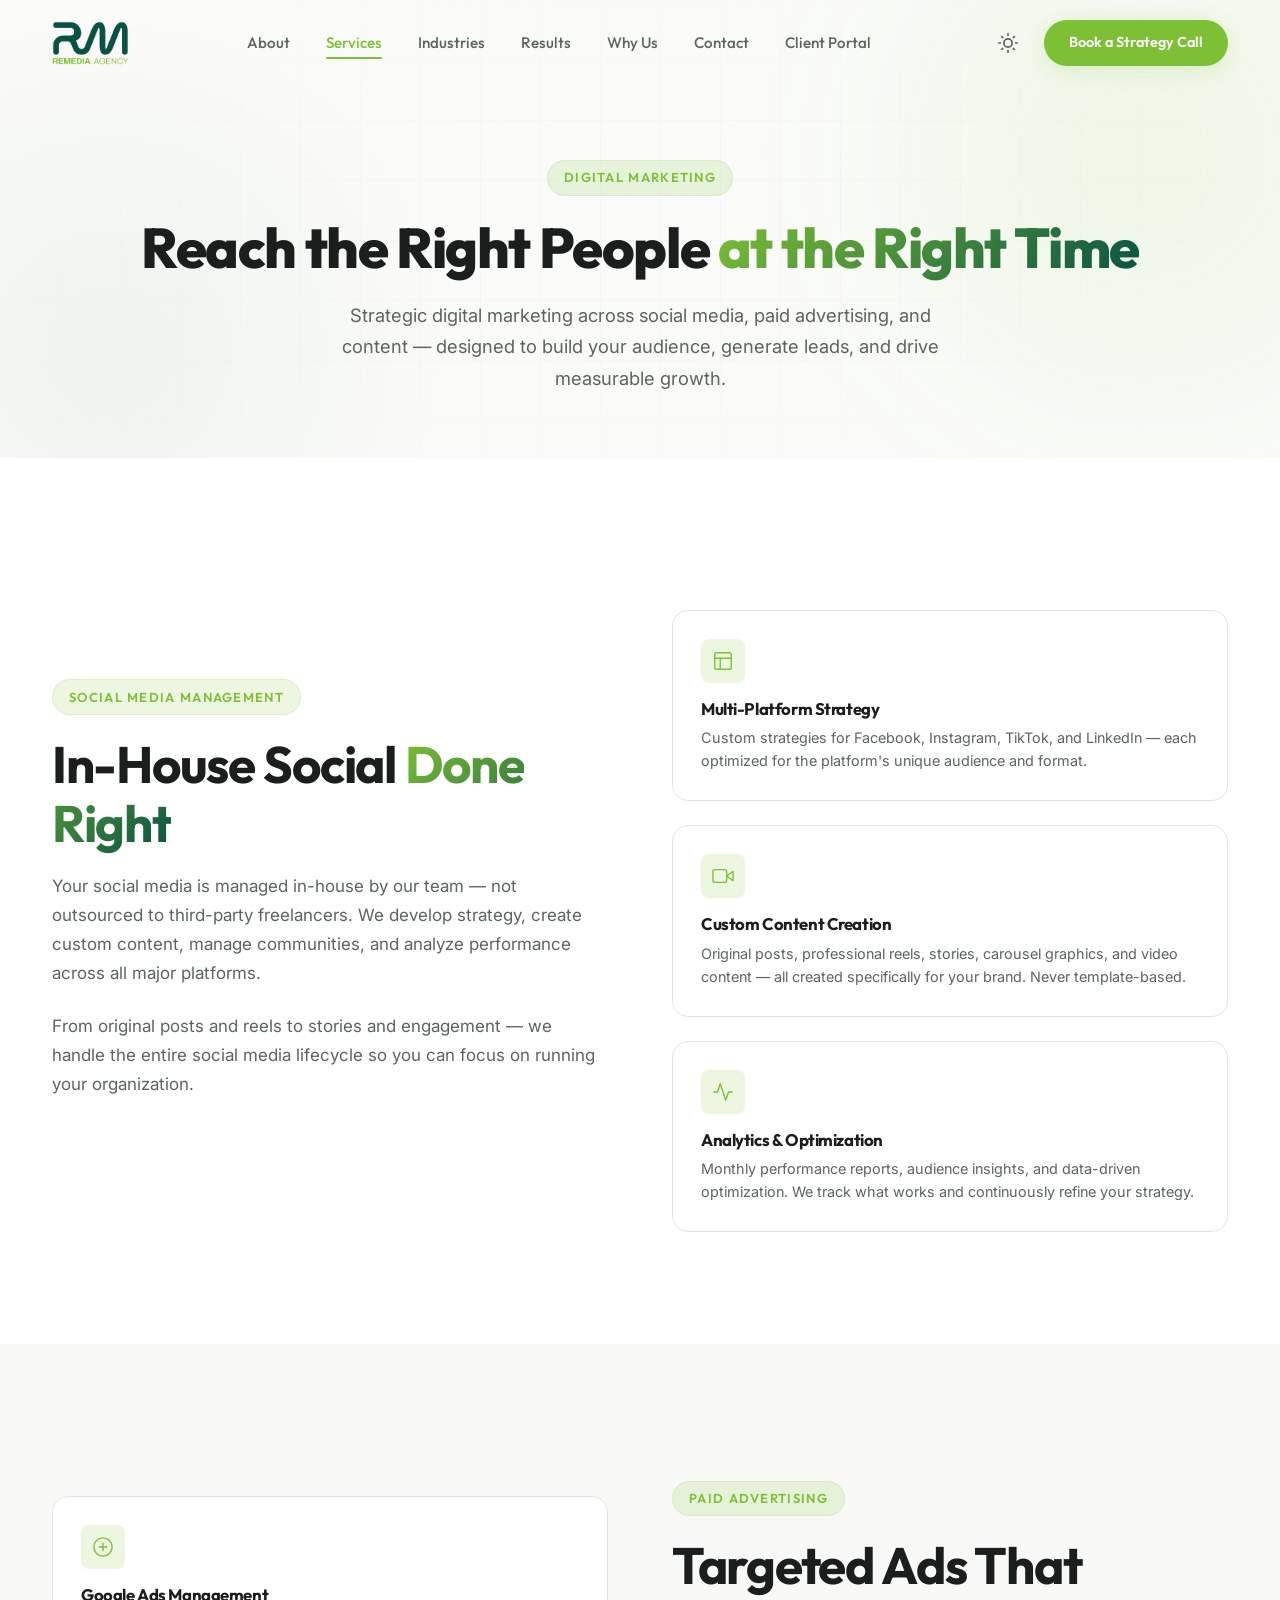
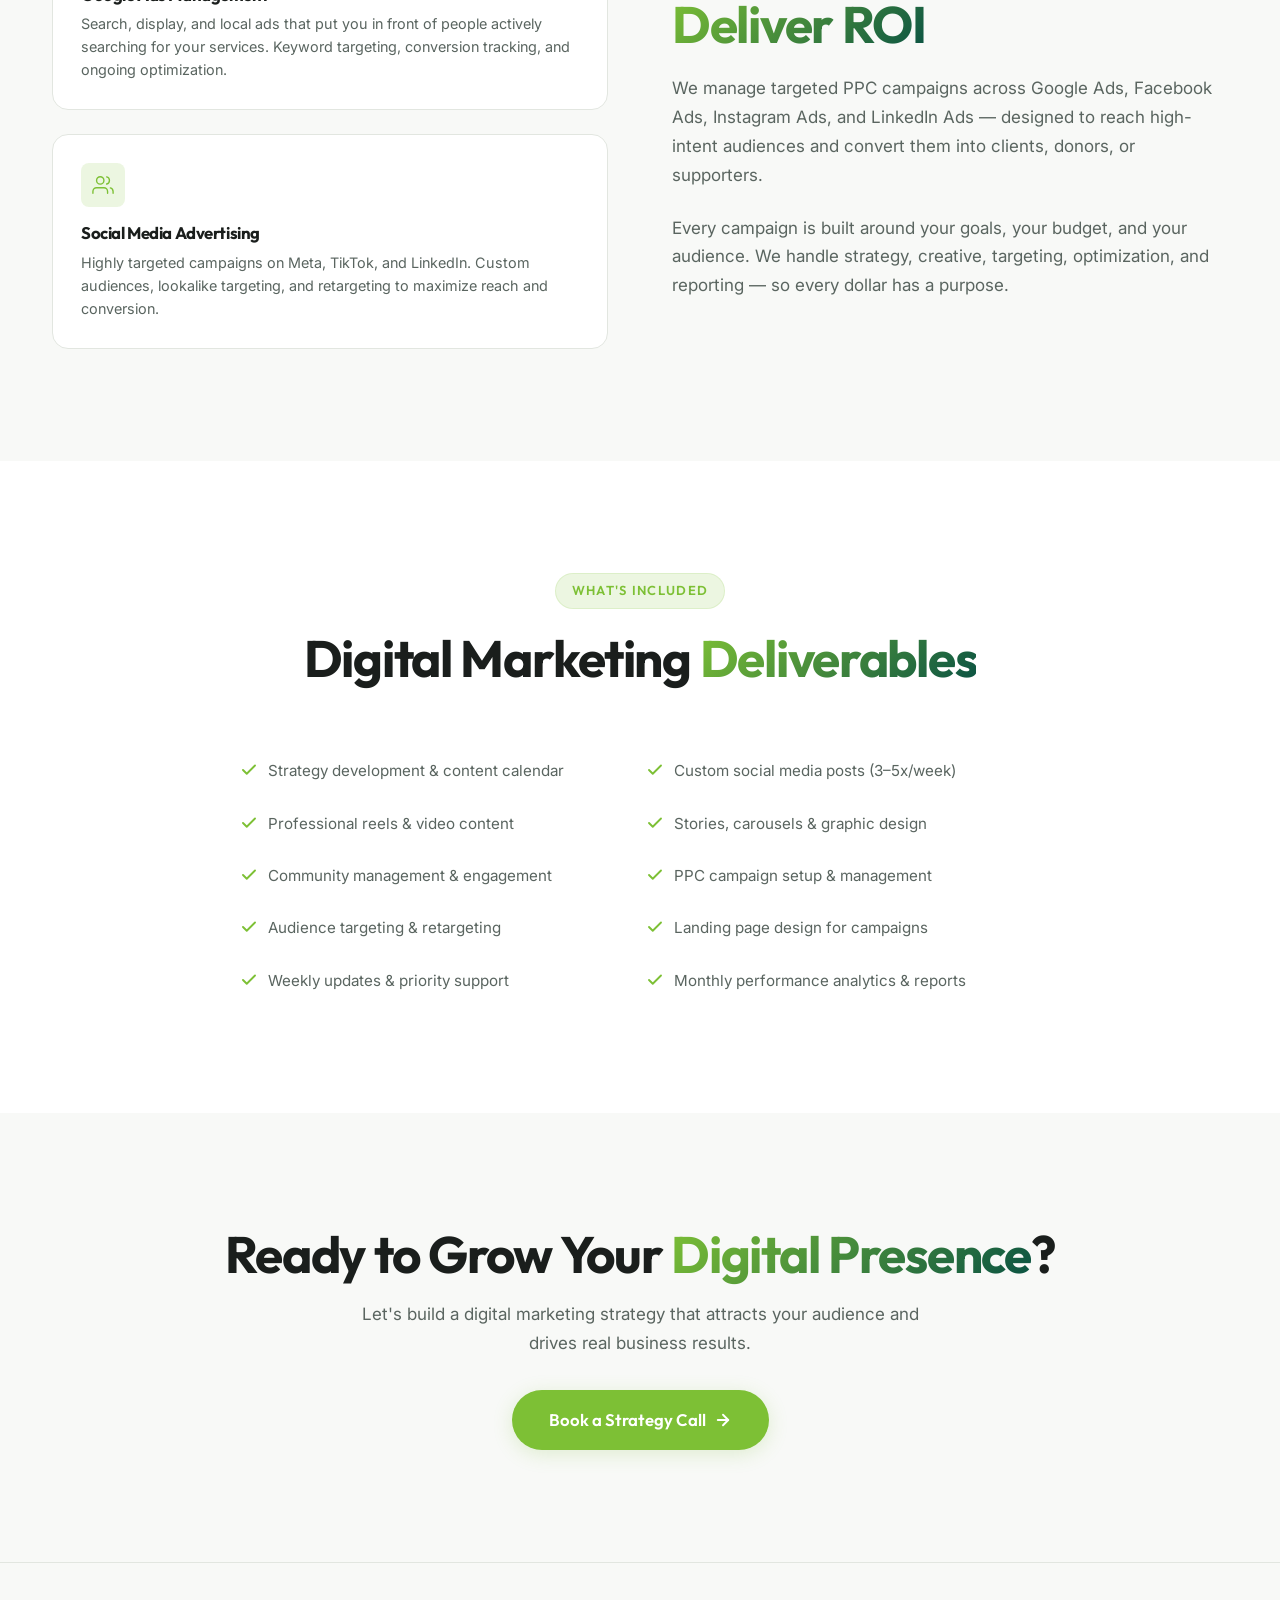
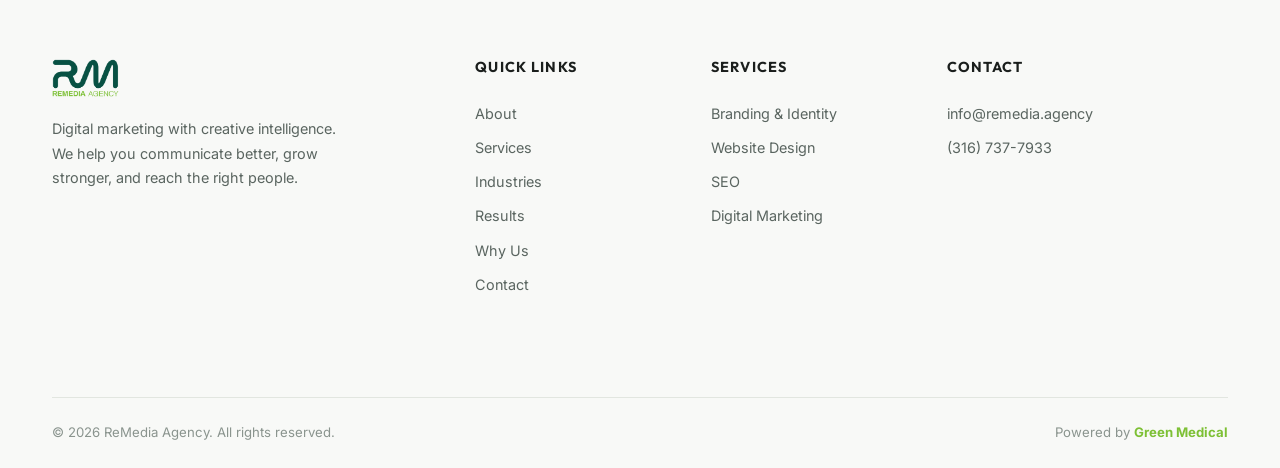
<file: services/digital-marketing.html>
<!DOCTYPE html>
<html lang="en" data-theme="light">
<head>
  <meta charset="UTF-8">
  <meta name="viewport" content="width=device-width, initial-scale=1.0">
  <link rel="icon" type="image/png" href="../Logo-Remedia Agency(FA)-03.png">
  <title>Digital Marketing | ReMedia Agency — Social Media, PPC & Content Marketing</title>
  <meta name="description" content="ReMedia's digital marketing services include social media management, PPC advertising, content creation, and lead generation across Facebook, Instagram, TikTok, LinkedIn, and Google.">
  <link rel="preconnect" href="https://fonts.googleapis.com">
  <link rel="preconnect" href="https://fonts.gstatic.com" crossorigin>
  <link href="https://fonts.googleapis.com/css2?family=Inter:wght@400;500;600;700&family=Outfit:wght@400;500;600;700;800&display=swap" rel="stylesheet">
  <link rel="stylesheet" href="../css/style.css">
</head>
<body>

  <!-- NAVBAR -->
  <header id="site-header">
    <div class="container nav-container">
      <a href="../index.html" class="logo" aria-label="ReMedia Agency Home"><img src="../Logo-Remedia Agency(FA)-03.png" alt="ReMedia Agency"></a>
      <nav class="nav-links" id="nav-links">
        <a href="../about.html">About</a><a href="../services.html">Services</a><a href="../industries.html">Industries</a><a href="../results.html">Results</a><a href="../why-remedia.html">Why Us</a><a href="../contact.html">Contact</a>
        <a href="../clientportal.html">Client Portal</a>
      </nav>
      <div class="nav-actions">
        <button class="theme-toggle" id="theme-toggle" aria-label="Toggle dark mode" title="Toggle dark mode">
          <svg class="icon-sun" width="20" height="20" viewBox="0 0 24 24" fill="none" stroke="currentColor" stroke-width="2" stroke-linecap="round" stroke-linejoin="round"><circle cx="12" cy="12" r="5"/><line x1="12" y1="1" x2="12" y2="3"/><line x1="12" y1="21" x2="12" y2="23"/><line x1="4.22" y1="4.22" x2="5.64" y2="5.64"/><line x1="18.36" y1="18.36" x2="19.78" y2="19.78"/><line x1="1" y1="12" x2="3" y2="12"/><line x1="21" y1="12" x2="23" y2="12"/><line x1="4.22" y1="19.78" x2="5.64" y2="18.36"/><line x1="18.36" y1="5.64" x2="19.78" y2="4.22"/></svg>
          <svg class="icon-moon" width="20" height="20" viewBox="0 0 24 24" fill="none" stroke="currentColor" stroke-width="2" stroke-linecap="round" stroke-linejoin="round"><path d="M21 12.79A9 9 0 1 1 11.21 3 7 7 0 0 0 21 12.79z"/></svg>
        </button>
        <a href="../contact.html" class="btn btn-primary nav-cta-btn">Book a Strategy Call</a>
        <button class="hamburger" id="hamburger" aria-label="Open menu" aria-expanded="false"><span></span><span></span><span></span></button>
      </div>
    </div>
    <div class="mobile-menu" id="mobile-menu">
      <nav class="mobile-nav">
        <a href="../about.html">About</a><a href="../services.html">Services</a><a href="../industries.html">Industries</a><a href="../results.html">Results</a><a href="../why-remedia.html">Why Us</a><a href="../contact.html">Contact</a>
        <a href="../clientportal.html">Client Portal</a>
        <a href="../contact.html" class="btn btn-primary" style="margin-top:1rem;text-align:center;">Book a Strategy Call</a>
      </nav>
    </div>
  </header>

  <!-- PAGE HERO -->
  <section class="page-hero">
    <div class="page-hero-orb page-hero-orb-1"></div>
    <div class="page-hero-orb page-hero-orb-2"></div>
    <div class="container">
      <span class="section-tag">Digital Marketing</span>
      <h1>Reach the Right People <span class="text-gradient">at the Right Time</span></h1>
      <p>Strategic digital marketing across social media, paid advertising, and content — designed to build your audience, generate leads, and drive measurable growth.</p>
    </div>
  </section>

  <!-- SOCIAL MEDIA -->
  <section class="service-detail-section" style="background: var(--bg-primary);">
    <div class="container">
      <div class="service-detail-grid">
        <div class="service-detail-content reveal">
          <span class="section-tag">Social Media Management</span>
          <h2>In-House Social <span class="text-gradient">Done Right</span></h2>
          <p>Your social media is managed in-house by our team — not outsourced to third-party freelancers. We develop strategy, create custom content, manage communities, and analyze performance across all major platforms.</p>
          <p>From original posts and reels to stories and engagement — we handle the entire social media lifecycle so you can focus on running your organization.</p>
        </div>
        <div class="reveal" style="transition-delay: 0.15s;">
          <div class="feature-grid" style="grid-template-columns: 1fr;">
            <div class="feature-item">
              <div class="feature-item-icon">
                <svg width="22" height="22" viewBox="0 0 24 24" fill="none" stroke="currentColor" stroke-width="1.5" stroke-linecap="round" stroke-linejoin="round"><rect x="3" y="3" width="18" height="18" rx="2" ry="2"/><line x1="3" y1="9" x2="21" y2="9"/><line x1="9" y1="21" x2="9" y2="9"/></svg>
              </div>
              <h4>Multi-Platform Strategy</h4>
              <p>Custom strategies for Facebook, Instagram, TikTok, and LinkedIn — each optimized for the platform's unique audience and format.</p>
            </div>
            <div class="feature-item">
              <div class="feature-item-icon">
                <svg width="22" height="22" viewBox="0 0 24 24" fill="none" stroke="currentColor" stroke-width="1.5" stroke-linecap="round" stroke-linejoin="round"><polygon points="23 7 16 12 23 17 23 7"/><rect x="1" y="5" width="15" height="14" rx="2" ry="2"/></svg>
              </div>
              <h4>Custom Content Creation</h4>
              <p>Original posts, professional reels, stories, carousel graphics, and video content — all created specifically for your brand. Never template-based.</p>
            </div>
            <div class="feature-item">
              <div class="feature-item-icon">
                <svg width="22" height="22" viewBox="0 0 24 24" fill="none" stroke="currentColor" stroke-width="1.5" stroke-linecap="round" stroke-linejoin="round"><polyline points="22 12 18 12 15 21 9 3 6 12 2 12"/></svg>
              </div>
              <h4>Analytics & Optimization</h4>
              <p>Monthly performance reports, audience insights, and data-driven optimization. We track what works and continuously refine your strategy.</p>
            </div>
          </div>
        </div>
      </div>
    </div>
  </section>

  <!-- PPC / PAID ADVERTISING -->
  <section class="service-detail-section" style="background: var(--bg-secondary);">
    <div class="container">
      <div class="service-detail-grid reverse">
        <div class="service-detail-content reveal">
          <span class="section-tag">Paid Advertising</span>
          <h2>Targeted Ads That <span class="text-gradient">Deliver ROI</span></h2>
          <p>We manage targeted PPC campaigns across Google Ads, Facebook Ads, Instagram Ads, and LinkedIn Ads — designed to reach high-intent audiences and convert them into clients, donors, or supporters.</p>
          <p>Every campaign is built around your goals, your budget, and your audience. We handle strategy, creative, targeting, optimization, and reporting — so every dollar has a purpose.</p>
        </div>
        <div class="reveal" style="transition-delay: 0.15s;">
          <div class="feature-grid" style="grid-template-columns: 1fr;">
            <div class="feature-item">
              <div class="feature-item-icon">
                <svg width="22" height="22" viewBox="0 0 24 24" fill="none" stroke="currentColor" stroke-width="1.5" stroke-linecap="round" stroke-linejoin="round"><circle cx="12" cy="12" r="10"/><path d="M8 12h8"/><path d="M12 8v8"/></svg>
              </div>
              <h4>Google Ads Management</h4>
              <p>Search, display, and local ads that put you in front of people actively searching for your services. Keyword targeting, conversion tracking, and ongoing optimization.</p>
            </div>
            <div class="feature-item">
              <div class="feature-item-icon">
                <svg width="22" height="22" viewBox="0 0 24 24" fill="none" stroke="currentColor" stroke-width="1.5" stroke-linecap="round" stroke-linejoin="round"><path d="M17 21v-2a4 4 0 0 0-4-4H5a4 4 0 0 0-4 4v2"/><circle cx="9" cy="7" r="4"/><path d="M23 21v-2a4 4 0 0 0-3-3.87"/><path d="M16 3.13a4 4 0 0 1 0 7.75"/></svg>
              </div>
              <h4>Social Media Advertising</h4>
              <p>Highly targeted campaigns on Meta, TikTok, and LinkedIn. Custom audiences, lookalike targeting, and retargeting to maximize reach and conversion.</p>
            </div>
          </div>
        </div>
      </div>
    </div>
  </section>

  <!-- DELIVERABLES -->
  <section class="service-detail-section" style="background: var(--bg-primary);">
    <div class="container">
      <div class="section-header reveal">
        <span class="section-tag">What's Included</span>
        <h2>Digital Marketing <span class="text-gradient">Deliverables</span></h2>
      </div>

      <ul class="deliverables-list reveal" style="max-width: 800px; margin: 2rem auto 0;">
        <li>
          <svg width="18" height="18" viewBox="0 0 24 24" fill="none" stroke="currentColor" stroke-width="2.5" stroke-linecap="round" stroke-linejoin="round"><polyline points="20 6 9 17 4 12"/></svg>
          Strategy development & content calendar
        </li>
        <li>
          <svg width="18" height="18" viewBox="0 0 24 24" fill="none" stroke="currentColor" stroke-width="2.5" stroke-linecap="round" stroke-linejoin="round"><polyline points="20 6 9 17 4 12"/></svg>
          Custom social media posts (3–5x/week)
        </li>
        <li>
          <svg width="18" height="18" viewBox="0 0 24 24" fill="none" stroke="currentColor" stroke-width="2.5" stroke-linecap="round" stroke-linejoin="round"><polyline points="20 6 9 17 4 12"/></svg>
          Professional reels & video content
        </li>
        <li>
          <svg width="18" height="18" viewBox="0 0 24 24" fill="none" stroke="currentColor" stroke-width="2.5" stroke-linecap="round" stroke-linejoin="round"><polyline points="20 6 9 17 4 12"/></svg>
          Stories, carousels & graphic design
        </li>
        <li>
          <svg width="18" height="18" viewBox="0 0 24 24" fill="none" stroke="currentColor" stroke-width="2.5" stroke-linecap="round" stroke-linejoin="round"><polyline points="20 6 9 17 4 12"/></svg>
          Community management & engagement
        </li>
        <li>
          <svg width="18" height="18" viewBox="0 0 24 24" fill="none" stroke="currentColor" stroke-width="2.5" stroke-linecap="round" stroke-linejoin="round"><polyline points="20 6 9 17 4 12"/></svg>
          PPC campaign setup & management
        </li>
        <li>
          <svg width="18" height="18" viewBox="0 0 24 24" fill="none" stroke="currentColor" stroke-width="2.5" stroke-linecap="round" stroke-linejoin="round"><polyline points="20 6 9 17 4 12"/></svg>
          Audience targeting & retargeting
        </li>
        <li>
          <svg width="18" height="18" viewBox="0 0 24 24" fill="none" stroke="currentColor" stroke-width="2.5" stroke-linecap="round" stroke-linejoin="round"><polyline points="20 6 9 17 4 12"/></svg>
          Landing page design for campaigns
        </li>
        <li>
          <svg width="18" height="18" viewBox="0 0 24 24" fill="none" stroke="currentColor" stroke-width="2.5" stroke-linecap="round" stroke-linejoin="round"><polyline points="20 6 9 17 4 12"/></svg>
          Weekly updates & priority support
        </li>
        <li>
          <svg width="18" height="18" viewBox="0 0 24 24" fill="none" stroke="currentColor" stroke-width="2.5" stroke-linecap="round" stroke-linejoin="round"><polyline points="20 6 9 17 4 12"/></svg>
          Monthly performance analytics & reports
        </li>
      </ul>
    </div>
  </section>

  <!-- CTA BANNER -->
  <section class="page-cta-banner">
    <div class="container reveal">
      <h2>Ready to Grow Your <span class="text-gradient">Digital Presence</span>?</h2>
      <p>Let's build a digital marketing strategy that attracts your audience and drives real business results.</p>
      <a href="../contact.html" class="btn btn-primary btn-lg">Book a Strategy Call <svg width="18" height="18" viewBox="0 0 24 24" fill="none" stroke="currentColor" stroke-width="2.5" stroke-linecap="round" stroke-linejoin="round"><line x1="5" y1="12" x2="19" y2="12"/><polyline points="12 5 19 12 12 19"/></svg></a>
    </div>
  </section>

  <!-- FOOTER -->
  <footer class="site-footer">
    <div class="container">
      <div class="footer-grid">
        <div class="footer-brand">
          <img src="../Logo-Remedia Agency(FA)-03.png" alt="ReMedia Agency" class="footer-logo">
          <p>Digital marketing with creative intelligence. We help you communicate better, grow stronger, and reach the right people.</p>
        </div>
        <div class="footer-links">
          <h4>Quick Links</h4>
          <a href="../about.html">About</a><a href="../services.html">Services</a><a href="../industries.html">Industries</a><a href="../results.html">Results</a><a href="../why-remedia.html">Why Us</a><a href="../contact.html">Contact</a>
        </div>
        <div class="footer-links">
          <h4>Services</h4>
          <a href="branding.html">Branding & Identity</a><a href="website-design.html">Website Design</a><a href="seo.html">SEO</a><a href="digital-marketing.html">Digital Marketing</a>
        </div>
        <div class="footer-links">
          <h4>Contact</h4>
          <a href="mailto:info@remedia.agency">info@remedia.agency</a><a href="tel:3167377933">(316) 737-7933</a>
        </div>
      </div>
      <div class="footer-bottom">
        <div>&copy; 2026 ReMedia Agency. All rights reserved.</div>
        <div>Powered by <strong>Green Medical</strong></div>
      </div>
    </div>
  </footer>

  <script src="../js/main.js"></script>
</body>
</html>
</file>
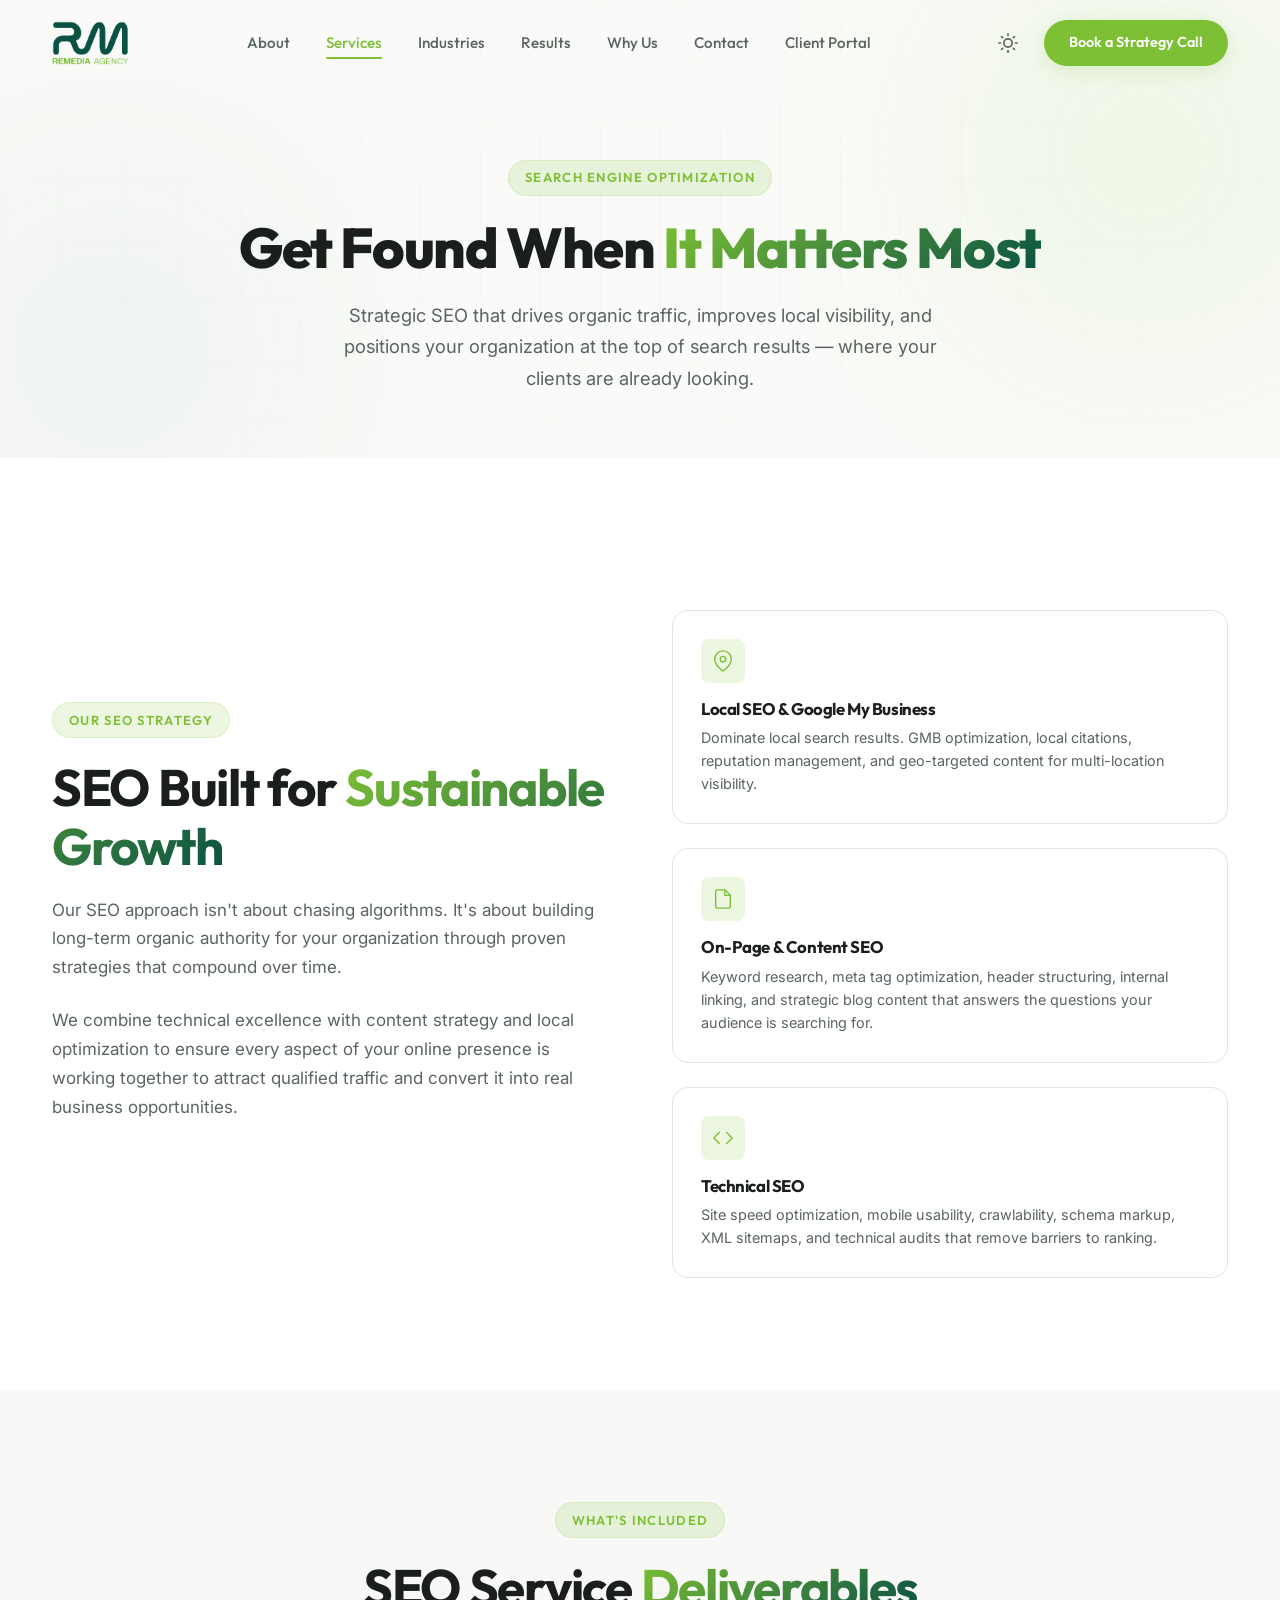
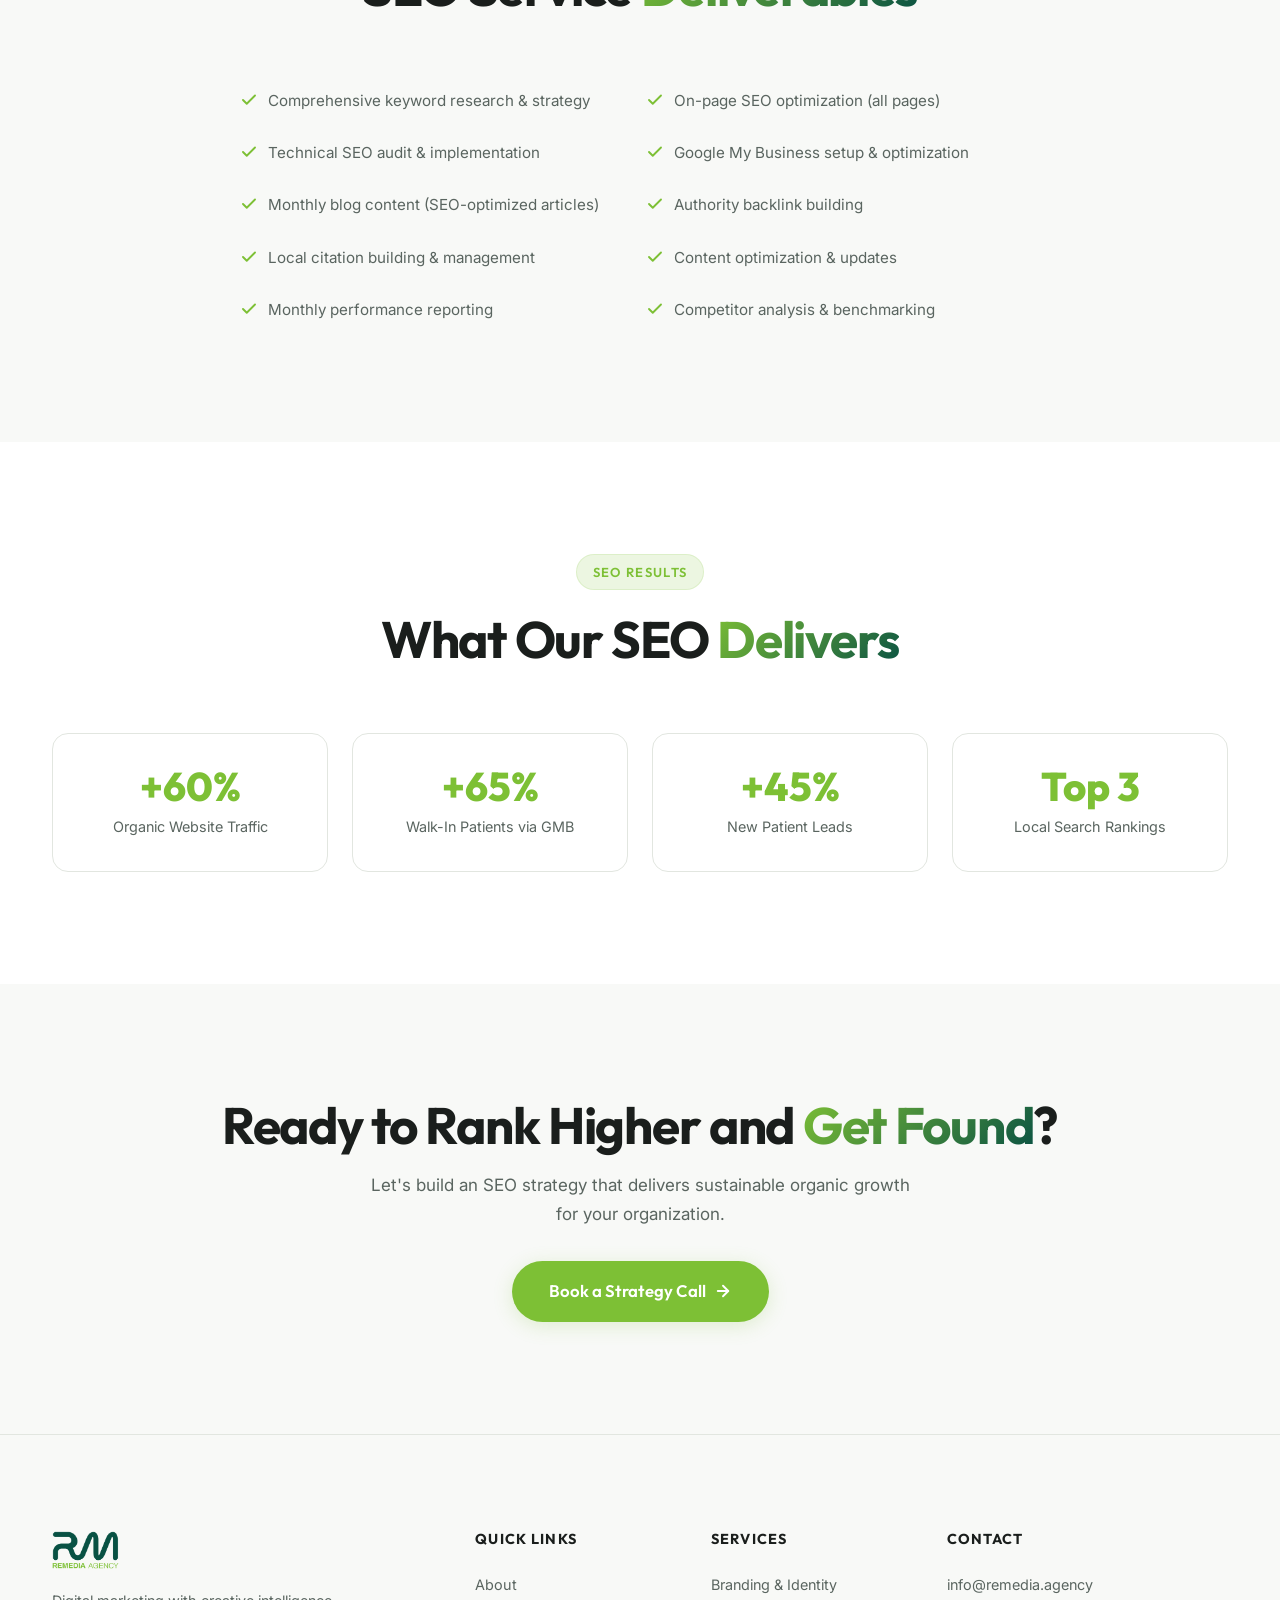
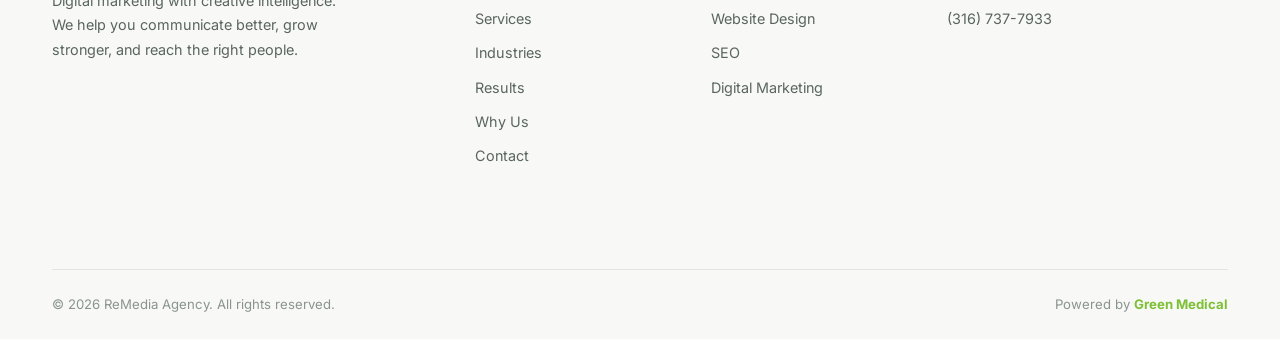
<file: services/seo.html>
<!DOCTYPE html>
<html lang="en" data-theme="light">
<head>
  <meta charset="UTF-8">
  <meta name="viewport" content="width=device-width, initial-scale=1.0">
  <link rel="icon" type="image/png" href="../Logo-Remedia Agency(FA)-03.png">
  <title>SEO Services | ReMedia Agency — Search Engine Optimization for Growth</title>
  <meta name="description" content="ReMedia's SEO services include on-page, technical, and local SEO, Google My Business optimization, keyword research, blog content, backlink building, and monthly reporting.">
  <link rel="preconnect" href="https://fonts.googleapis.com">
  <link rel="preconnect" href="https://fonts.gstatic.com" crossorigin>
  <link href="https://fonts.googleapis.com/css2?family=Inter:wght@400;500;600;700&family=Outfit:wght@400;500;600;700;800&display=swap" rel="stylesheet">
  <link rel="stylesheet" href="../css/style.css">
</head>
<body>

  <!-- NAVBAR -->
  <header id="site-header">
    <div class="container nav-container">
      <a href="../index.html" class="logo" aria-label="ReMedia Agency Home"><img src="../Logo-Remedia Agency(FA)-03.png" alt="ReMedia Agency"></a>
      <nav class="nav-links" id="nav-links">
        <a href="../about.html">About</a><a href="../services.html">Services</a><a href="../industries.html">Industries</a><a href="../results.html">Results</a><a href="../why-remedia.html">Why Us</a><a href="../contact.html">Contact</a>
        <a href="../clientportal.html">Client Portal</a>
      </nav>
      <div class="nav-actions">
        <button class="theme-toggle" id="theme-toggle" aria-label="Toggle dark mode" title="Toggle dark mode">
          <svg class="icon-sun" width="20" height="20" viewBox="0 0 24 24" fill="none" stroke="currentColor" stroke-width="2" stroke-linecap="round" stroke-linejoin="round"><circle cx="12" cy="12" r="5"/><line x1="12" y1="1" x2="12" y2="3"/><line x1="12" y1="21" x2="12" y2="23"/><line x1="4.22" y1="4.22" x2="5.64" y2="5.64"/><line x1="18.36" y1="18.36" x2="19.78" y2="19.78"/><line x1="1" y1="12" x2="3" y2="12"/><line x1="21" y1="12" x2="23" y2="12"/><line x1="4.22" y1="19.78" x2="5.64" y2="18.36"/><line x1="18.36" y1="5.64" x2="19.78" y2="4.22"/></svg>
          <svg class="icon-moon" width="20" height="20" viewBox="0 0 24 24" fill="none" stroke="currentColor" stroke-width="2" stroke-linecap="round" stroke-linejoin="round"><path d="M21 12.79A9 9 0 1 1 11.21 3 7 7 0 0 0 21 12.79z"/></svg>
        </button>
        <a href="../contact.html" class="btn btn-primary nav-cta-btn">Book a Strategy Call</a>
        <button class="hamburger" id="hamburger" aria-label="Open menu" aria-expanded="false"><span></span><span></span><span></span></button>
      </div>
    </div>
    <div class="mobile-menu" id="mobile-menu">
      <nav class="mobile-nav">
        <a href="../about.html">About</a><a href="../services.html">Services</a><a href="../industries.html">Industries</a><a href="../results.html">Results</a><a href="../why-remedia.html">Why Us</a><a href="../contact.html">Contact</a>
        <a href="../clientportal.html">Client Portal</a>
        <a href="../contact.html" class="btn btn-primary" style="margin-top:1rem;text-align:center;">Book a Strategy Call</a>
      </nav>
    </div>
  </header>

  <!-- PAGE HERO -->
  <section class="page-hero">
    <div class="page-hero-orb page-hero-orb-1"></div>
    <div class="page-hero-orb page-hero-orb-2"></div>
    <div class="container">
      <span class="section-tag">Search Engine Optimization</span>
      <h1>Get Found When <span class="text-gradient">It Matters Most</span></h1>
      <p>Strategic SEO that drives organic traffic, improves local visibility, and positions your organization at the top of search results — where your clients are already looking.</p>
    </div>
  </section>

  <!-- SEO APPROACH -->
  <section class="service-detail-section" style="background: var(--bg-primary);">
    <div class="container">
      <div class="service-detail-grid">
        <div class="service-detail-content reveal">
          <span class="section-tag">Our SEO Strategy</span>
          <h2>SEO Built for <span class="text-gradient">Sustainable Growth</span></h2>
          <p>Our SEO approach isn't about chasing algorithms. It's about building long-term organic authority for your organization through proven strategies that compound over time.</p>
          <p>We combine technical excellence with content strategy and local optimization to ensure every aspect of your online presence is working together to attract qualified traffic and convert it into real business opportunities.</p>
        </div>
        <div class="reveal" style="transition-delay: 0.15s;">
          <div class="feature-grid" style="grid-template-columns: 1fr;">
            <div class="feature-item">
              <div class="feature-item-icon">
                <svg width="22" height="22" viewBox="0 0 24 24" fill="none" stroke="currentColor" stroke-width="1.5" stroke-linecap="round" stroke-linejoin="round"><path d="M21 10c0 7-9 13-9 13s-9-6-9-13a9 9 0 0 1 18 0z"/><circle cx="12" cy="10" r="3"/></svg>
              </div>
              <h4>Local SEO & Google My Business</h4>
              <p>Dominate local search results. GMB optimization, local citations, reputation management, and geo-targeted content for multi-location visibility.</p>
            </div>
            <div class="feature-item">
              <div class="feature-item-icon">
                <svg width="22" height="22" viewBox="0 0 24 24" fill="none" stroke="currentColor" stroke-width="1.5" stroke-linecap="round" stroke-linejoin="round"><path d="M14 2H6a2 2 0 0 0-2 2v16a2 2 0 0 0 2 2h12a2 2 0 0 0 2-2V8z"/><polyline points="14 2 14 8 20 8"/></svg>
              </div>
              <h4>On-Page & Content SEO</h4>
              <p>Keyword research, meta tag optimization, header structuring, internal linking, and strategic blog content that answers the questions your audience is searching for.</p>
            </div>
            <div class="feature-item">
              <div class="feature-item-icon">
                <svg width="22" height="22" viewBox="0 0 24 24" fill="none" stroke="currentColor" stroke-width="1.5" stroke-linecap="round" stroke-linejoin="round"><polyline points="16 18 22 12 16 6"/><polyline points="8 6 2 12 8 18"/></svg>
              </div>
              <h4>Technical SEO</h4>
              <p>Site speed optimization, mobile usability, crawlability, schema markup, XML sitemaps, and technical audits that remove barriers to ranking.</p>
            </div>
          </div>
        </div>
      </div>
    </div>
  </section>

  <!-- DELIVERABLES -->
  <section class="service-detail-section" style="background: var(--bg-secondary);">
    <div class="container">
      <div class="section-header reveal">
        <span class="section-tag">What's Included</span>
        <h2>SEO Service <span class="text-gradient">Deliverables</span></h2>
      </div>

      <ul class="deliverables-list reveal" style="max-width: 800px; margin: 2rem auto 0;">
        <li>
          <svg width="18" height="18" viewBox="0 0 24 24" fill="none" stroke="currentColor" stroke-width="2.5" stroke-linecap="round" stroke-linejoin="round"><polyline points="20 6 9 17 4 12"/></svg>
          Comprehensive keyword research & strategy
        </li>
        <li>
          <svg width="18" height="18" viewBox="0 0 24 24" fill="none" stroke="currentColor" stroke-width="2.5" stroke-linecap="round" stroke-linejoin="round"><polyline points="20 6 9 17 4 12"/></svg>
          On-page SEO optimization (all pages)
        </li>
        <li>
          <svg width="18" height="18" viewBox="0 0 24 24" fill="none" stroke="currentColor" stroke-width="2.5" stroke-linecap="round" stroke-linejoin="round"><polyline points="20 6 9 17 4 12"/></svg>
          Technical SEO audit & implementation
        </li>
        <li>
          <svg width="18" height="18" viewBox="0 0 24 24" fill="none" stroke="currentColor" stroke-width="2.5" stroke-linecap="round" stroke-linejoin="round"><polyline points="20 6 9 17 4 12"/></svg>
          Google My Business setup & optimization
        </li>
        <li>
          <svg width="18" height="18" viewBox="0 0 24 24" fill="none" stroke="currentColor" stroke-width="2.5" stroke-linecap="round" stroke-linejoin="round"><polyline points="20 6 9 17 4 12"/></svg>
          Monthly blog content (SEO-optimized articles)
        </li>
        <li>
          <svg width="18" height="18" viewBox="0 0 24 24" fill="none" stroke="currentColor" stroke-width="2.5" stroke-linecap="round" stroke-linejoin="round"><polyline points="20 6 9 17 4 12"/></svg>
          Authority backlink building
        </li>
        <li>
          <svg width="18" height="18" viewBox="0 0 24 24" fill="none" stroke="currentColor" stroke-width="2.5" stroke-linecap="round" stroke-linejoin="round"><polyline points="20 6 9 17 4 12"/></svg>
          Local citation building & management
        </li>
        <li>
          <svg width="18" height="18" viewBox="0 0 24 24" fill="none" stroke="currentColor" stroke-width="2.5" stroke-linecap="round" stroke-linejoin="round"><polyline points="20 6 9 17 4 12"/></svg>
          Content optimization & updates
        </li>
        <li>
          <svg width="18" height="18" viewBox="0 0 24 24" fill="none" stroke="currentColor" stroke-width="2.5" stroke-linecap="round" stroke-linejoin="round"><polyline points="20 6 9 17 4 12"/></svg>
          Monthly performance reporting
        </li>
        <li>
          <svg width="18" height="18" viewBox="0 0 24 24" fill="none" stroke="currentColor" stroke-width="2.5" stroke-linecap="round" stroke-linejoin="round"><polyline points="20 6 9 17 4 12"/></svg>
          Competitor analysis & benchmarking
        </li>
      </ul>
    </div>
  </section>

  <!-- RESULTS -->
  <section class="service-detail-section" style="background: var(--bg-primary);">
    <div class="container">
      <div class="section-header reveal">
        <span class="section-tag">SEO Results</span>
        <h2>What Our SEO <span class="text-gradient">Delivers</span></h2>
      </div>

      <div class="outcome-highlight-grid reveal">
        <div class="outcome-highlight">
          <span class="stat-value">+60%</span>
          <span class="stat-label">Organic Website Traffic</span>
        </div>
        <div class="outcome-highlight">
          <span class="stat-value">+65%</span>
          <span class="stat-label">Walk-In Patients via GMB</span>
        </div>
        <div class="outcome-highlight">
          <span class="stat-value">+45%</span>
          <span class="stat-label">New Patient Leads</span>
        </div>
        <div class="outcome-highlight">
          <span class="stat-value">Top 3</span>
          <span class="stat-label">Local Search Rankings</span>
        </div>
      </div>
    </div>
  </section>

  <!-- CTA BANNER -->
  <section class="page-cta-banner">
    <div class="container reveal">
      <h2>Ready to Rank Higher and <span class="text-gradient">Get Found</span>?</h2>
      <p>Let's build an SEO strategy that delivers sustainable organic growth for your organization.</p>
      <a href="../contact.html" class="btn btn-primary btn-lg">Book a Strategy Call <svg width="18" height="18" viewBox="0 0 24 24" fill="none" stroke="currentColor" stroke-width="2.5" stroke-linecap="round" stroke-linejoin="round"><line x1="5" y1="12" x2="19" y2="12"/><polyline points="12 5 19 12 12 19"/></svg></a>
    </div>
  </section>

  <!-- FOOTER -->
  <footer class="site-footer">
    <div class="container">
      <div class="footer-grid">
        <div class="footer-brand">
          <img src="../Logo-Remedia Agency(FA)-03.png" alt="ReMedia Agency" class="footer-logo">
          <p>Digital marketing with creative intelligence. We help you communicate better, grow stronger, and reach the right people.</p>
        </div>
        <div class="footer-links">
          <h4>Quick Links</h4>
          <a href="../about.html">About</a><a href="../services.html">Services</a><a href="../industries.html">Industries</a><a href="../results.html">Results</a><a href="../why-remedia.html">Why Us</a><a href="../contact.html">Contact</a>
        </div>
        <div class="footer-links">
          <h4>Services</h4>
          <a href="branding.html">Branding & Identity</a><a href="website-design.html">Website Design</a><a href="seo.html">SEO</a><a href="digital-marketing.html">Digital Marketing</a>
        </div>
        <div class="footer-links">
          <h4>Contact</h4>
          <a href="mailto:info@remedia.agency">info@remedia.agency</a><a href="tel:3167377933">(316) 737-7933</a>
        </div>
      </div>
      <div class="footer-bottom">
        <div>&copy; 2026 ReMedia Agency. All rights reserved.</div>
        <div>Powered by <strong>Green Medical</strong></div>
      </div>
    </div>
  </footer>

  <script src="../js/main.js"></script>
</body>
</html>
</file>
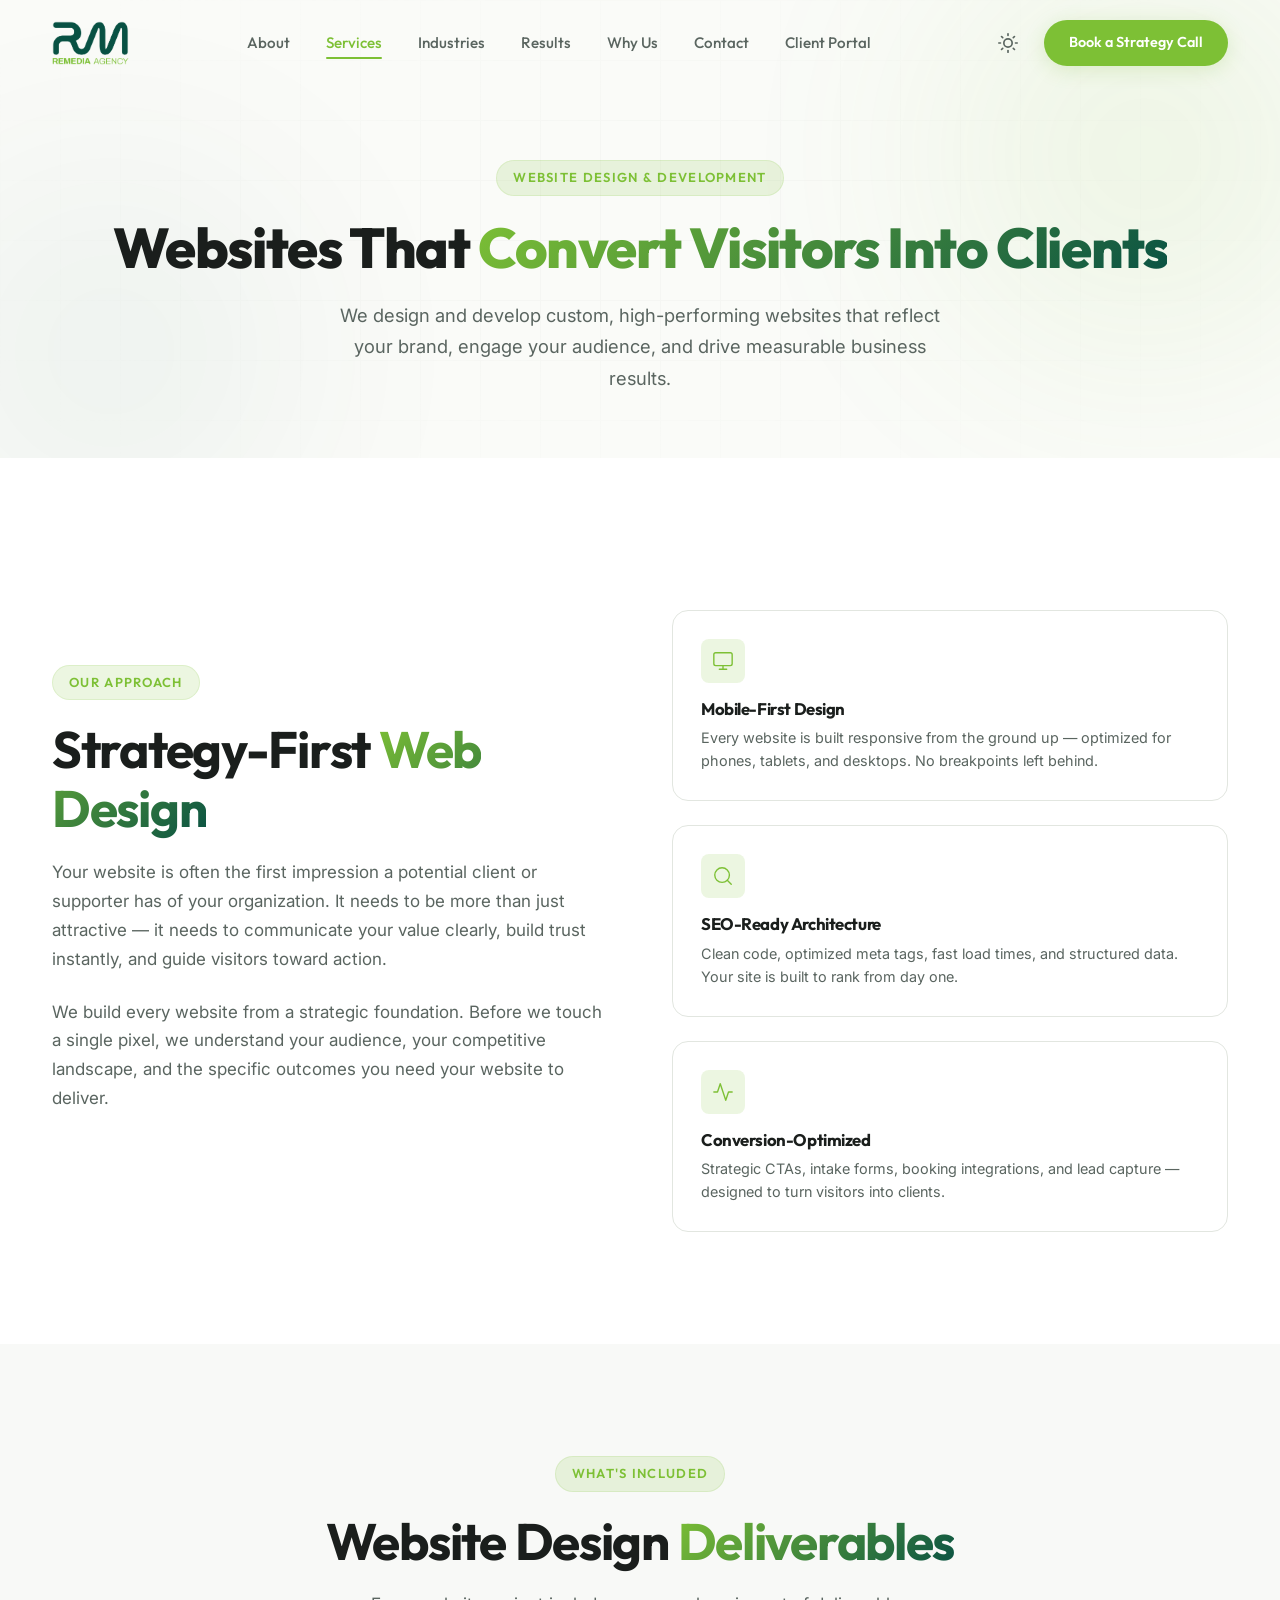
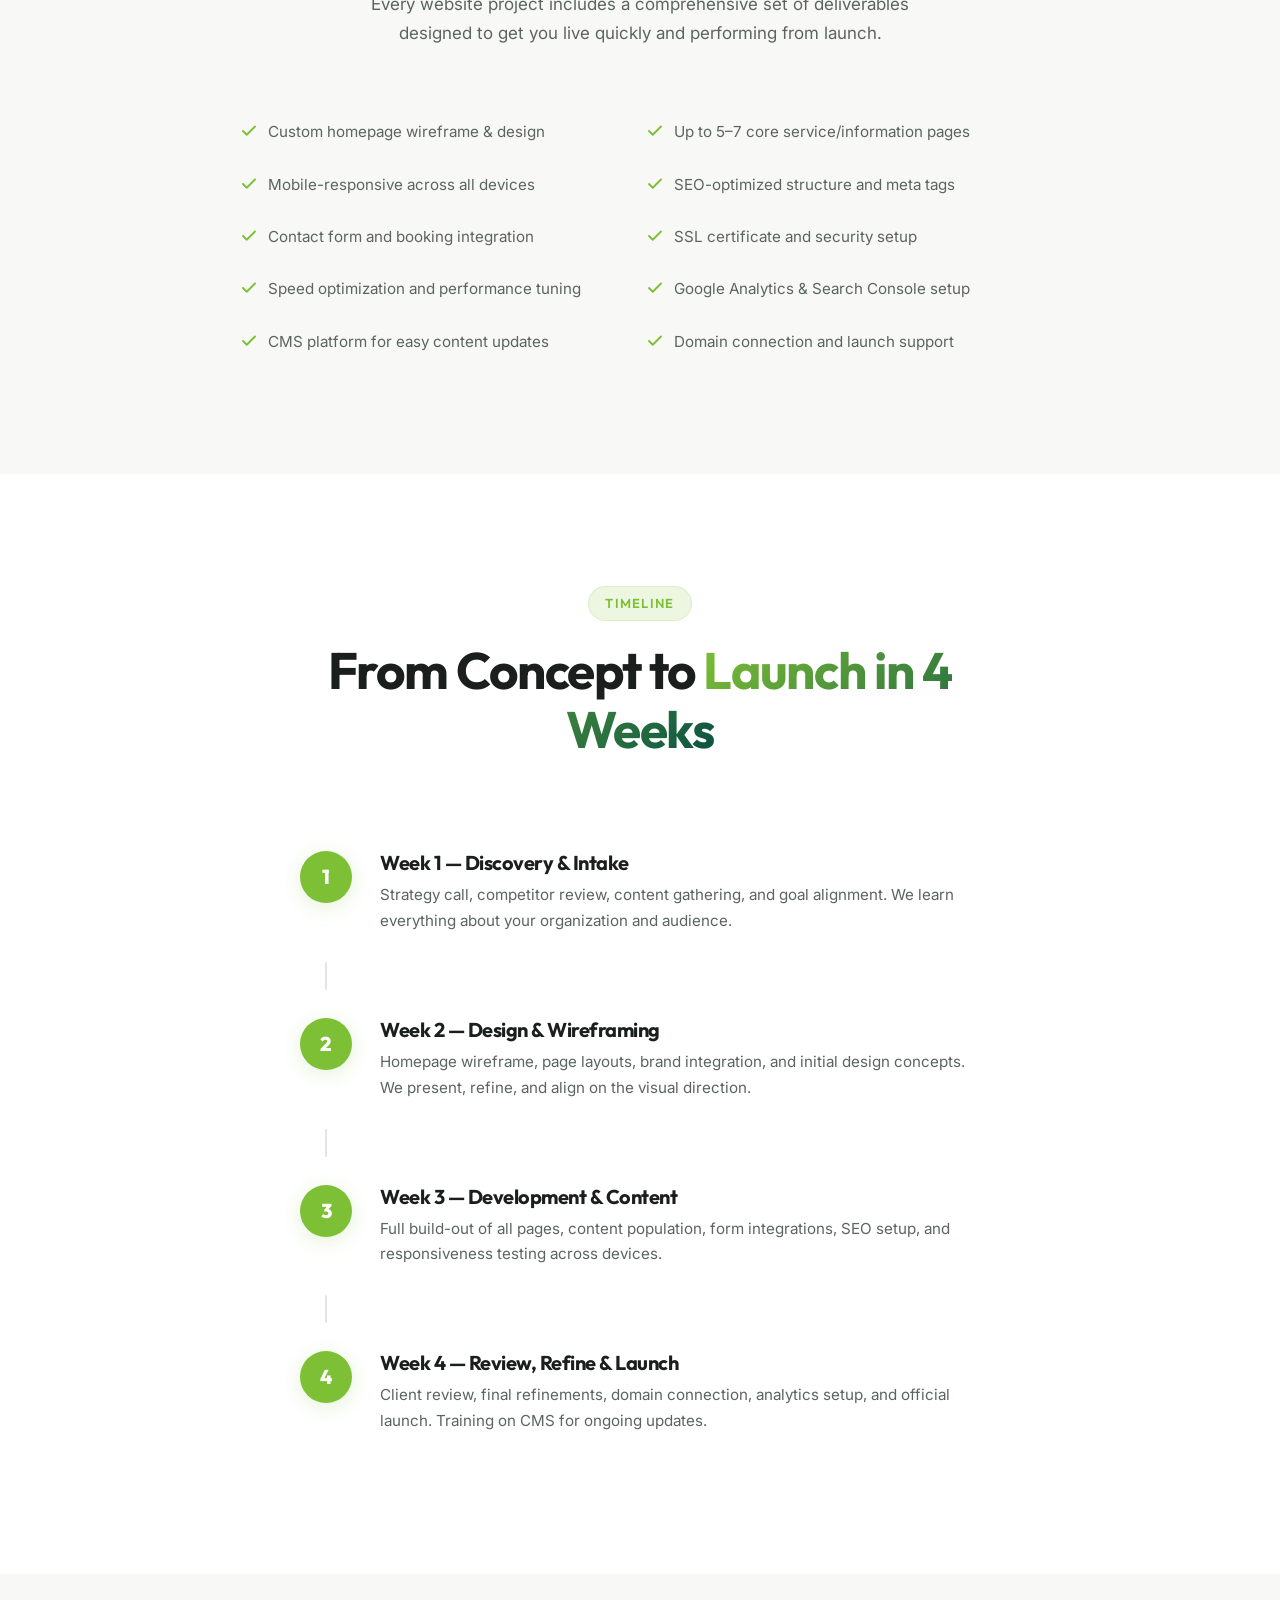
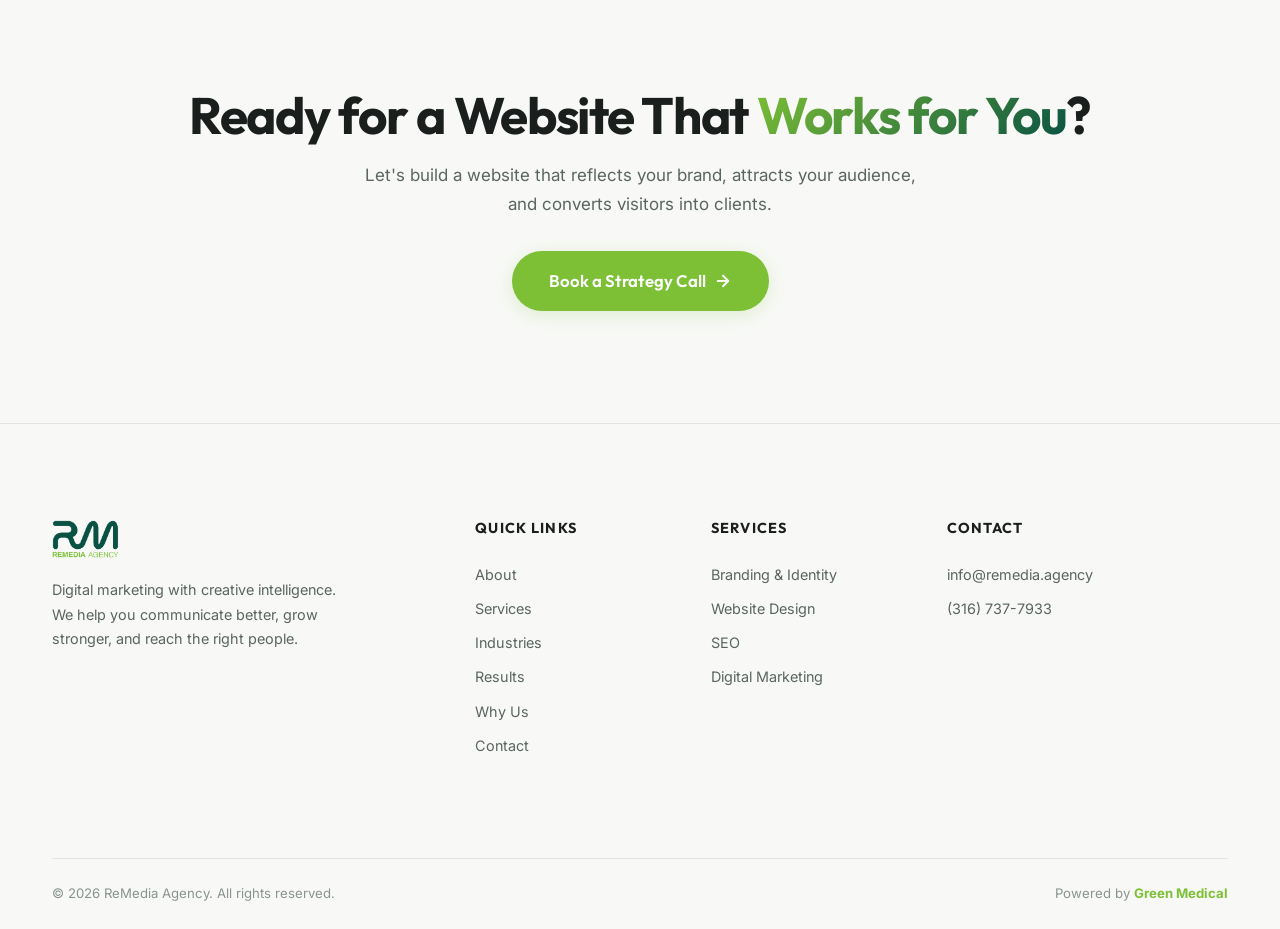
<file: services/website-design.html>
<!DOCTYPE html>
<html lang="en" data-theme="light">
<head>
  <meta charset="UTF-8">
  <meta name="viewport" content="width=device-width, initial-scale=1.0">
  <link rel="icon" type="image/png" href="../Logo-Remedia Agency(FA)-03.png">
  <title>Website Design & Development | ReMedia Agency — High-Converting Websites</title>
  <meta name="description" content="Custom website design and development by ReMedia Agency. Mobile-first, SEO-optimized, high-converting websites for medical practices, law firms, nonprofits, and professional services.">
  <link rel="preconnect" href="https://fonts.googleapis.com">
  <link rel="preconnect" href="https://fonts.gstatic.com" crossorigin>
  <link href="https://fonts.googleapis.com/css2?family=Inter:wght@400;500;600;700&family=Outfit:wght@400;500;600;700;800&display=swap" rel="stylesheet">
  <link rel="stylesheet" href="../css/style.css">
</head>
<body>

  <!-- NAVBAR -->
  <header id="site-header">
    <div class="container nav-container">
      <a href="../index.html" class="logo" aria-label="ReMedia Agency Home"><img src="../Logo-Remedia Agency(FA)-03.png" alt="ReMedia Agency"></a>
      <nav class="nav-links" id="nav-links">
        <a href="../about.html">About</a><a href="../services.html">Services</a><a href="../industries.html">Industries</a><a href="../results.html">Results</a><a href="../why-remedia.html">Why Us</a><a href="../contact.html">Contact</a>
        <a href="../clientportal.html">Client Portal</a>
      </nav>
      <div class="nav-actions">
        <button class="theme-toggle" id="theme-toggle" aria-label="Toggle dark mode" title="Toggle dark mode">
          <svg class="icon-sun" width="20" height="20" viewBox="0 0 24 24" fill="none" stroke="currentColor" stroke-width="2" stroke-linecap="round" stroke-linejoin="round"><circle cx="12" cy="12" r="5"/><line x1="12" y1="1" x2="12" y2="3"/><line x1="12" y1="21" x2="12" y2="23"/><line x1="4.22" y1="4.22" x2="5.64" y2="5.64"/><line x1="18.36" y1="18.36" x2="19.78" y2="19.78"/><line x1="1" y1="12" x2="3" y2="12"/><line x1="21" y1="12" x2="23" y2="12"/><line x1="4.22" y1="19.78" x2="5.64" y2="18.36"/><line x1="18.36" y1="5.64" x2="19.78" y2="4.22"/></svg>
          <svg class="icon-moon" width="20" height="20" viewBox="0 0 24 24" fill="none" stroke="currentColor" stroke-width="2" stroke-linecap="round" stroke-linejoin="round"><path d="M21 12.79A9 9 0 1 1 11.21 3 7 7 0 0 0 21 12.79z"/></svg>
        </button>
        <a href="../contact.html" class="btn btn-primary nav-cta-btn">Book a Strategy Call</a>
        <button class="hamburger" id="hamburger" aria-label="Open menu" aria-expanded="false"><span></span><span></span><span></span></button>
      </div>
    </div>
    <div class="mobile-menu" id="mobile-menu">
      <nav class="mobile-nav">
        <a href="../about.html">About</a><a href="../services.html">Services</a><a href="../industries.html">Industries</a><a href="../results.html">Results</a><a href="../why-remedia.html">Why Us</a><a href="../contact.html">Contact</a>
        <a href="../clientportal.html">Client Portal</a>
        <a href="../contact.html" class="btn btn-primary" style="margin-top:1rem;text-align:center;">Book a Strategy Call</a>
      </nav>
    </div>
  </header>

  <!-- PAGE HERO -->
  <section class="page-hero">
    <div class="page-hero-orb page-hero-orb-1"></div>
    <div class="page-hero-orb page-hero-orb-2"></div>
    <div class="container">
      <span class="section-tag">Website Design & Development</span>
      <h1>Websites That <span class="text-gradient">Convert Visitors Into Clients</span></h1>
      <p>We design and develop custom, high-performing websites that reflect your brand, engage your audience, and drive measurable business results.</p>
    </div>
  </section>

  <!-- APPROACH -->
  <section class="service-detail-section" style="background: var(--bg-primary);">
    <div class="container">
      <div class="service-detail-grid">
        <div class="service-detail-content reveal">
          <span class="section-tag">Our Approach</span>
          <h2>Strategy-First <span class="text-gradient">Web Design</span></h2>
          <p>Your website is often the first impression a potential client or supporter has of your organization. It needs to be more than just attractive — it needs to communicate your value clearly, build trust instantly, and guide visitors toward action.</p>
          <p>We build every website from a strategic foundation. Before we touch a single pixel, we understand your audience, your competitive landscape, and the specific outcomes you need your website to deliver.</p>
        </div>
        <div class="reveal" style="transition-delay: 0.15s;">
          <div class="feature-grid" style="grid-template-columns: 1fr;">
            <div class="feature-item">
              <div class="feature-item-icon">
                <svg width="22" height="22" viewBox="0 0 24 24" fill="none" stroke="currentColor" stroke-width="1.5" stroke-linecap="round" stroke-linejoin="round"><rect x="2" y="3" width="20" height="14" rx="2" ry="2"/><line x1="8" y1="21" x2="16" y2="21"/><line x1="12" y1="17" x2="12" y2="21"/></svg>
              </div>
              <h4>Mobile-First Design</h4>
              <p>Every website is built responsive from the ground up — optimized for phones, tablets, and desktops. No breakpoints left behind.</p>
            </div>
            <div class="feature-item">
              <div class="feature-item-icon">
                <svg width="22" height="22" viewBox="0 0 24 24" fill="none" stroke="currentColor" stroke-width="1.5" stroke-linecap="round" stroke-linejoin="round"><circle cx="11" cy="11" r="8"/><line x1="21" y1="21" x2="16.65" y2="16.65"/></svg>
              </div>
              <h4>SEO-Ready Architecture</h4>
              <p>Clean code, optimized meta tags, fast load times, and structured data. Your site is built to rank from day one.</p>
            </div>
            <div class="feature-item">
              <div class="feature-item-icon">
                <svg width="22" height="22" viewBox="0 0 24 24" fill="none" stroke="currentColor" stroke-width="1.5" stroke-linecap="round" stroke-linejoin="round"><path d="M22 12h-4l-3 9L9 3l-3 9H2"/></svg>
              </div>
              <h4>Conversion-Optimized</h4>
              <p>Strategic CTAs, intake forms, booking integrations, and lead capture — designed to turn visitors into clients.</p>
            </div>
          </div>
        </div>
      </div>
    </div>
  </section>

  <!-- DELIVERABLES -->
  <section class="service-detail-section" style="background: var(--bg-secondary);">
    <div class="container">
      <div class="section-header reveal">
        <span class="section-tag">What's Included</span>
        <h2>Website Design <span class="text-gradient">Deliverables</span></h2>
        <p>Every website project includes a comprehensive set of deliverables designed to get you live quickly and performing from launch.</p>
      </div>

      <ul class="deliverables-list reveal" style="max-width: 800px; margin: 2rem auto 0;">
        <li>
          <svg width="18" height="18" viewBox="0 0 24 24" fill="none" stroke="currentColor" stroke-width="2.5" stroke-linecap="round" stroke-linejoin="round"><polyline points="20 6 9 17 4 12"/></svg>
          Custom homepage wireframe & design
        </li>
        <li>
          <svg width="18" height="18" viewBox="0 0 24 24" fill="none" stroke="currentColor" stroke-width="2.5" stroke-linecap="round" stroke-linejoin="round"><polyline points="20 6 9 17 4 12"/></svg>
          Up to 5–7 core service/information pages
        </li>
        <li>
          <svg width="18" height="18" viewBox="0 0 24 24" fill="none" stroke="currentColor" stroke-width="2.5" stroke-linecap="round" stroke-linejoin="round"><polyline points="20 6 9 17 4 12"/></svg>
          Mobile-responsive across all devices
        </li>
        <li>
          <svg width="18" height="18" viewBox="0 0 24 24" fill="none" stroke="currentColor" stroke-width="2.5" stroke-linecap="round" stroke-linejoin="round"><polyline points="20 6 9 17 4 12"/></svg>
          SEO-optimized structure and meta tags
        </li>
        <li>
          <svg width="18" height="18" viewBox="0 0 24 24" fill="none" stroke="currentColor" stroke-width="2.5" stroke-linecap="round" stroke-linejoin="round"><polyline points="20 6 9 17 4 12"/></svg>
          Contact form and booking integration
        </li>
        <li>
          <svg width="18" height="18" viewBox="0 0 24 24" fill="none" stroke="currentColor" stroke-width="2.5" stroke-linecap="round" stroke-linejoin="round"><polyline points="20 6 9 17 4 12"/></svg>
          SSL certificate and security setup
        </li>
        <li>
          <svg width="18" height="18" viewBox="0 0 24 24" fill="none" stroke="currentColor" stroke-width="2.5" stroke-linecap="round" stroke-linejoin="round"><polyline points="20 6 9 17 4 12"/></svg>
          Speed optimization and performance tuning
        </li>
        <li>
          <svg width="18" height="18" viewBox="0 0 24 24" fill="none" stroke="currentColor" stroke-width="2.5" stroke-linecap="round" stroke-linejoin="round"><polyline points="20 6 9 17 4 12"/></svg>
          Google Analytics & Search Console setup
        </li>
        <li>
          <svg width="18" height="18" viewBox="0 0 24 24" fill="none" stroke="currentColor" stroke-width="2.5" stroke-linecap="round" stroke-linejoin="round"><polyline points="20 6 9 17 4 12"/></svg>
          CMS platform for easy content updates
        </li>
        <li>
          <svg width="18" height="18" viewBox="0 0 24 24" fill="none" stroke="currentColor" stroke-width="2.5" stroke-linecap="round" stroke-linejoin="round"><polyline points="20 6 9 17 4 12"/></svg>
          Domain connection and launch support
        </li>
      </ul>
    </div>
  </section>

  <!-- TIMELINE -->
  <section class="process" style="background: var(--bg-primary);">
    <div class="container">
      <div class="section-header reveal">
        <span class="section-tag">Timeline</span>
        <h2>From Concept to <span class="text-gradient">Launch in 4 Weeks</span></h2>
      </div>
      <div class="process-timeline">
        <div class="process-step reveal">
          <div class="process-step-number">1</div>
          <div class="process-step-content">
            <h3>Week 1 — Discovery & Intake</h3>
            <p>Strategy call, competitor review, content gathering, and goal alignment. We learn everything about your organization and audience.</p>
          </div>
        </div>
        <div class="process-connector reveal"></div>
        <div class="process-step reveal" style="transition-delay: 0.1s;">
          <div class="process-step-number">2</div>
          <div class="process-step-content">
            <h3>Week 2 — Design & Wireframing</h3>
            <p>Homepage wireframe, page layouts, brand integration, and initial design concepts. We present, refine, and align on the visual direction.</p>
          </div>
        </div>
        <div class="process-connector reveal"></div>
        <div class="process-step reveal" style="transition-delay: 0.2s;">
          <div class="process-step-number">3</div>
          <div class="process-step-content">
            <h3>Week 3 — Development & Content</h3>
            <p>Full build-out of all pages, content population, form integrations, SEO setup, and responsiveness testing across devices.</p>
          </div>
        </div>
        <div class="process-connector reveal"></div>
        <div class="process-step reveal" style="transition-delay: 0.3s;">
          <div class="process-step-number">4</div>
          <div class="process-step-content">
            <h3>Week 4 — Review, Refine & Launch</h3>
            <p>Client review, final refinements, domain connection, analytics setup, and official launch. Training on CMS for ongoing updates.</p>
          </div>
        </div>
      </div>
    </div>
  </section>

  <!-- CTA BANNER -->
  <section class="page-cta-banner">
    <div class="container reveal">
      <h2>Ready for a Website That <span class="text-gradient">Works for You</span>?</h2>
      <p>Let's build a website that reflects your brand, attracts your audience, and converts visitors into clients.</p>
      <a href="../contact.html" class="btn btn-primary btn-lg">Book a Strategy Call <svg width="18" height="18" viewBox="0 0 24 24" fill="none" stroke="currentColor" stroke-width="2.5" stroke-linecap="round" stroke-linejoin="round"><line x1="5" y1="12" x2="19" y2="12"/><polyline points="12 5 19 12 12 19"/></svg></a>
    </div>
  </section>

  <!-- FOOTER -->
  <footer class="site-footer">
    <div class="container">
      <div class="footer-grid">
        <div class="footer-brand">
          <img src="../Logo-Remedia Agency(FA)-03.png" alt="ReMedia Agency" class="footer-logo">
          <p>Digital marketing with creative intelligence. We help you communicate better, grow stronger, and reach the right people.</p>
        </div>
        <div class="footer-links">
          <h4>Quick Links</h4>
          <a href="../about.html">About</a><a href="../services.html">Services</a><a href="../industries.html">Industries</a><a href="../results.html">Results</a><a href="../why-remedia.html">Why Us</a><a href="../contact.html">Contact</a>
        </div>
        <div class="footer-links">
          <h4>Services</h4>
          <a href="branding.html">Branding & Identity</a><a href="website-design.html">Website Design</a><a href="seo.html">SEO</a><a href="digital-marketing.html">Digital Marketing</a>
        </div>
        <div class="footer-links">
          <h4>Contact</h4>
          <a href="mailto:info@remedia.agency">info@remedia.agency</a><a href="tel:3167377933">(316) 737-7933</a>
        </div>
      </div>
      <div class="footer-bottom">
        <div>&copy; 2026 ReMedia Agency. All rights reserved.</div>
        <div>Powered by <strong>Green Medical</strong></div>
      </div>
    </div>
  </footer>

  <script src="../js/main.js"></script>
</body>
</html>
</file>
<file: css/style.css>
/* ═══════════════════════════════════════════════════════════════
   ReMedia Agency — Premium Design System
   ═══════════════════════════════════════════════════════════════ */

@import url('https://fonts.googleapis.com/css2?family=Inter:wght@400;500;600;700&family=Outfit:wght@400;500;600;700;800&display=swap');

/* ─── Design Tokens ─────────────────────────────────────────── */
:root {
  /* Brand Colors */
  --brand-primary: #7dc035;
  --brand-primary-dark: #6aab2a;
  --brand-primary-light: #95d054;
  --brand-secondary: #095143;
  --brand-secondary-dark: #063a30;
  --brand-secondary-light: #0c6b58;
  --brand-glow: rgba(125, 192, 53, 0.15);
  --brand-glow-strong: rgba(125, 192, 53, 0.25);

  /* Light Theme (default) */
  --bg-primary: #ffffff;
  --bg-secondary: #f8f9f7;
  --bg-tertiary: #f0f2ed;
  --bg-hero: #fafbf8;
  --surface: #ffffff;
  --surface-raised: #ffffff;
  --surface-hover: #f5f6f3;

  --text-primary: #1a1e1c;
  --text-secondary: #5a6560;
  --text-tertiary: #8a948e;
  --text-on-brand: #ffffff;

  --border-color: #e2e6e0;
  --border-light: #eef0ec;
  --border-hover: #c8cec5;

  --glass-bg: rgba(255, 255, 255, 0.85);
  --glass-border: rgba(0, 0, 0, 0.06);

  --shadow-xs: 0 1px 2px rgba(0, 0, 0, 0.04);
  --shadow-sm: 0 2px 8px rgba(0, 0, 0, 0.06);
  --shadow-md: 0 4px 16px rgba(0, 0, 0, 0.08);
  --shadow-lg: 0 8px 32px rgba(0, 0, 0, 0.10);
  --shadow-xl: 0 16px 48px rgba(0, 0, 0, 0.12);
  --shadow-brand: 0 4px 20px rgba(125, 192, 53, 0.2);

  /* Typography */
  --font-heading: 'Outfit', -apple-system, sans-serif;
  --font-body: 'Inter', -apple-system, sans-serif;

  /* Spacing */
  --space-xs: 0.5rem;
  --space-sm: 1rem;
  --space-md: 1.5rem;
  --space-lg: 2.5rem;
  --space-xl: 4rem;
  --space-2xl: 6rem;
  --space-3xl: 8rem;
  --section-padding: 7rem;

  /* Layout */
  --max-width: 1240px;
  --max-width-narrow: 800px;

  /* Radii */
  --radius-xs: 6px;
  --radius-sm: 8px;
  --radius-md: 12px;
  --radius-lg: 16px;
  --radius-xl: 20px;
  --radius-2xl: 24px;
  --radius-full: 9999px;

  /* Transitions */
  --ease-out: cubic-bezier(0.22, 1, 0.36, 1);
  --ease-spring: cubic-bezier(0.34, 1.56, 0.64, 1);
  --transition-fast: 0.2s var(--ease-out);
  --transition-base: 0.35s var(--ease-out);
  --transition-slow: 0.6s var(--ease-out);
}

/* ─── Dark Theme ────────────────────────────────────────────── */
[data-theme="dark"] {
  --bg-primary: #0c100e;
  --bg-secondary: #141a16;
  --bg-tertiary: #1a221d;
  --bg-hero: #0e1310;
  --surface: #1a221d;
  --surface-raised: #1e2822;
  --surface-hover: #222d27;

  --text-primary: #f0f2ed;
  --text-secondary: #a0aea5;
  --text-tertiary: #6b7a72;

  --border-color: rgba(255, 255, 255, 0.08);
  --border-light: rgba(255, 255, 255, 0.05);
  --border-hover: rgba(255, 255, 255, 0.15);

  --glass-bg: rgba(12, 16, 14, 0.85);
  --glass-border: rgba(255, 255, 255, 0.06);

  --shadow-xs: 0 1px 2px rgba(0, 0, 0, 0.2);
  --shadow-sm: 0 2px 8px rgba(0, 0, 0, 0.3);
  --shadow-md: 0 4px 16px rgba(0, 0, 0, 0.35);
  --shadow-lg: 0 8px 32px rgba(0, 0, 0, 0.4);
  --shadow-xl: 0 16px 48px rgba(0, 0, 0, 0.5);
  --shadow-brand: 0 4px 20px rgba(125, 192, 53, 0.15);
}


/* ═══════════════════════════════════════════════════════════════
   BASE & RESET
   ═══════════════════════════════════════════════════════════════ */

*, *::before, *::after {
  margin: 0;
  padding: 0;
  box-sizing: border-box;
}

html {
  scroll-behavior: smooth;
  font-size: 16px;
  -webkit-text-size-adjust: 100%;
}

body {
  font-family: var(--font-body);
  background: var(--bg-primary);
  color: var(--text-primary);
  line-height: 1.6;
  overflow-x: hidden;
  -webkit-font-smoothing: antialiased;
  -moz-osx-font-smoothing: grayscale;
  transition: background-color 0.4s var(--ease-out), color 0.4s var(--ease-out);
}

img {
  max-width: 100%;
  height: auto;
  display: block;
}

a {
  color: inherit;
  text-decoration: none;
}

button {
  font-family: inherit;
  cursor: pointer;
  border: none;
  background: none;
}


/* ═══════════════════════════════════════════════════════════════
   TYPOGRAPHY
   ═══════════════════════════════════════════════════════════════ */

h1, h2, h3, h4, h5, h6 {
  font-family: var(--font-heading);
  font-weight: 700;
  line-height: 1.15;
  letter-spacing: -0.025em;
  color: var(--text-primary);
}

h1 { font-size: clamp(2.75rem, 5.5vw, 4.5rem); font-weight: 800; }
h2 { font-size: clamp(2rem, 4vw, 3.25rem); }
h3 { font-size: clamp(1.25rem, 2vw, 1.5rem); }
h4 { font-size: 1.125rem; }

p {
  color: var(--text-secondary);
  font-size: 1.0625rem;
  line-height: 1.7;
  max-width: 65ch;
}

.text-gradient {
  background: linear-gradient(135deg, var(--brand-primary) 0%, var(--brand-secondary) 100%);
  -webkit-background-clip: text;
  -webkit-text-fill-color: transparent;
  background-clip: text;
}

[data-theme="dark"] .text-gradient {
  background: linear-gradient(135deg, var(--brand-primary-light) 0%, var(--brand-primary) 100%);
  -webkit-background-clip: text;
  background-clip: text;
}


/* ═══════════════════════════════════════════════════════════════
   LAYOUT
   ═══════════════════════════════════════════════════════════════ */

.container {
  max-width: var(--max-width);
  margin: 0 auto;
  padding: 0 2rem;
}

section {
  padding: var(--section-padding) 0;
  position: relative;
}

.section-header {
  text-align: center;
  margin-bottom: var(--space-xl);
  max-width: 680px;
  margin-left: auto;
  margin-right: auto;
}

.section-header p {
  margin: 1.25rem auto 0;
  max-width: 560px;
}

.section-tag {
  display: inline-block;
  font-family: var(--font-heading);
  font-size: 0.8125rem;
  font-weight: 600;
  text-transform: uppercase;
  letter-spacing: 0.1em;
  color: var(--brand-primary);
  background: var(--brand-glow);
  padding: 0.4rem 1rem;
  border-radius: var(--radius-full);
  margin-bottom: 1.25rem;
  border: 1px solid rgba(125, 192, 53, 0.15);
}


/* ═══════════════════════════════════════════════════════════════
   BUTTONS
   ═══════════════════════════════════════════════════════════════ */

.btn {
  display: inline-flex;
  align-items: center;
  justify-content: center;
  gap: 0.5rem;
  padding: 0.875rem 2rem;
  border-radius: var(--radius-full);
  font-family: var(--font-heading);
  font-weight: 600;
  font-size: 0.975rem;
  text-decoration: none;
  transition: all var(--transition-base);
  cursor: pointer;
  border: 1.5px solid transparent;
  white-space: nowrap;
  position: relative;
  overflow: hidden;
}

.btn-primary {
  background: var(--brand-primary);
  color: #fff;
  box-shadow: var(--shadow-brand);
}

.btn-primary:hover {
  background: var(--brand-primary-dark);
  transform: translateY(-2px);
  box-shadow: 0 6px 24px rgba(125, 192, 53, 0.3);
}

.btn-primary:active {
  transform: translateY(0);
}

.btn-secondary {
  background: transparent;
  color: var(--text-primary);
  border-color: var(--border-color);
}

.btn-secondary:hover {
  background: var(--surface-hover);
  border-color: var(--border-hover);
  transform: translateY(-2px);
}

.btn-lg {
  padding: 1rem 2.25rem;
  font-size: 1.05rem;
}

.btn-full {
  width: 100%;
}

.btn svg {
  transition: transform var(--transition-fast);
}

.btn:hover svg {
  transform: translateX(3px);
}


/* ═══════════════════════════════════════════════════════════════
   NAVBAR
   ═══════════════════════════════════════════════════════════════ */

#site-header {
  position: fixed;
  top: 0;
  left: 0;
  right: 0;
  z-index: 1000;
  padding: 1.25rem 0;
  transition: all var(--transition-base);
}

#site-header.scrolled {
  background: var(--glass-bg);
  backdrop-filter: blur(20px) saturate(180%);
  -webkit-backdrop-filter: blur(20px) saturate(180%);
  border-bottom: 1px solid var(--glass-border);
  padding: 0.75rem 0;
  box-shadow: var(--shadow-sm);
}

.nav-container {
  display: flex;
  justify-content: space-between;
  align-items: center;
}

.logo {
  display: flex;
  align-items: center;
  flex-shrink: 0;
  z-index: 10;
}

.logo img {
  height: 44px;
  width: auto;
  transition: transform var(--transition-fast);
}

[data-theme="dark"] .logo img {
  filter: brightness(1.8) contrast(1.1);
}

.logo:hover img {
  transform: scale(1.04);
}

.nav-links {
  display: flex;
  gap: 2.25rem;
  align-items: center;
}

.nav-links a {
  font-family: var(--font-heading);
  font-weight: 500;
  font-size: 0.95rem;
  color: var(--text-secondary);
  transition: color var(--transition-fast);
  position: relative;
}

.nav-links a::after {
  content: '';
  position: absolute;
  bottom: -4px;
  left: 0;
  width: 0;
  height: 2px;
  background: var(--brand-primary);
  transition: width var(--transition-base);
  border-radius: 1px;
}

.nav-links a:hover {
  color: var(--text-primary);
}

.nav-links a:hover::after {
  width: 100%;
}

.nav-actions {
  display: flex;
  align-items: center;
  gap: 1rem;
}

/* Theme Toggle */
.theme-toggle {
  width: 40px;
  height: 40px;
  display: flex;
  align-items: center;
  justify-content: center;
  border-radius: var(--radius-full);
  color: var(--text-secondary);
  transition: all var(--transition-fast);
  background: transparent;
  border: 1px solid transparent;
}

.theme-toggle:hover {
  background: var(--surface-hover);
  color: var(--text-primary);
  border-color: var(--border-color);
}

.icon-moon { display: none; }
[data-theme="dark"] .icon-sun { display: none; }
[data-theme="dark"] .icon-moon { display: block; }

/* Hamburger */
.hamburger {
  display: none;
  flex-direction: column;
  justify-content: center;
  gap: 5px;
  width: 40px;
  height: 40px;
  z-index: 10;
}

.hamburger span {
  display: block;
  width: 22px;
  height: 2px;
  background: var(--text-primary);
  border-radius: 2px;
  transition: all var(--transition-base);
  margin: 0 auto;
}

.hamburger.active span:nth-child(1) {
  transform: translateY(7px) rotate(45deg);
}

.hamburger.active span:nth-child(2) {
  opacity: 0;
}

.hamburger.active span:nth-child(3) {
  transform: translateY(-7px) rotate(-45deg);
}

.nav-cta-btn {
  padding: 0.65rem 1.5rem !important;
  font-size: 0.9rem !important;
}

/* Mobile Menu */
.mobile-menu {
  position: fixed;
  top: 0;
  left: 0;
  right: 0;
  bottom: 0;
  background: var(--bg-primary);
  z-index: 5;
  display: flex;
  align-items: center;
  justify-content: center;
  opacity: 0;
  visibility: hidden;
  transition: all var(--transition-base);
}

.mobile-menu.active {
  opacity: 1;
  visibility: visible;
}

.mobile-nav {
  display: flex;
  flex-direction: column;
  gap: 1.5rem;
  text-align: center;
}

.mobile-nav a {
  font-family: var(--font-heading);
  font-size: 1.5rem;
  font-weight: 600;
  color: var(--text-primary);
  transition: color var(--transition-fast);
}

.mobile-nav a:hover {
  color: var(--brand-primary);
}


/* ═══════════════════════════════════════════════════════════════
   HERO SECTION
   ═══════════════════════════════════════════════════════════════ */

.hero {
  min-height: 100vh;
  display: flex;
  align-items: center;
  padding-top: 6rem;
  padding-bottom: 2rem;
  position: relative;
  overflow: hidden;
  background: var(--bg-hero);
}

.hero-bg-shapes {
  position: absolute;
  inset: 0;
  z-index: 0;
  overflow: hidden;
  pointer-events: none;
}

.hero-gradient-orb {
  position: absolute;
  border-radius: 50%;
  filter: blur(120px);
  opacity: 0.12;
}

.hero-orb-1 {
  width: 600px;
  height: 600px;
  background: var(--brand-primary);
  top: -15%;
  right: -10%;
}

.hero-orb-2 {
  width: 500px;
  height: 500px;
  background: var(--brand-secondary);
  bottom: -20%;
  left: -10%;
  opacity: 0.08;
}

[data-theme="dark"] .hero-gradient-orb {
  opacity: 0.2;
}

.hero-grid-pattern {
  position: absolute;
  inset: 0;
  background-image:
    linear-gradient(var(--border-light) 1px, transparent 1px),
    linear-gradient(90deg, var(--border-light) 1px, transparent 1px);
  background-size: 60px 60px;
  opacity: 0.5;
  mask-image: radial-gradient(ellipse 70% 60% at 50% 40%, black 30%, transparent 100%);
  -webkit-mask-image: radial-gradient(ellipse 70% 60% at 50% 40%, black 30%, transparent 100%);
}

.hero-content {
  position: relative;
  z-index: 1;
  text-align: center;
  max-width: 860px;
  margin: 0 auto;
}

.hero-badge {
  display: inline-flex;
  align-items: center;
  gap: 0.5rem;
  font-family: var(--font-heading);
  font-size: 0.825rem;
  font-weight: 500;
  color: var(--text-secondary);
  background: var(--surface-raised);
  padding: 0.5rem 1.25rem;
  border-radius: var(--radius-full);
  border: 1px solid var(--border-color);
  margin-bottom: 2rem;
  box-shadow: var(--shadow-xs);
}

.badge-dot {
  width: 8px;
  height: 8px;
  background: var(--brand-primary);
  border-radius: 50%;
  animation: pulse-dot 2s ease-in-out infinite;
}

@keyframes pulse-dot {
  0%, 100% { opacity: 1; box-shadow: 0 0 0 0 rgba(125, 192, 53, 0.4); }
  50% { opacity: 0.8; box-shadow: 0 0 0 6px rgba(125, 192, 53, 0); }
}

.hero h1 {
  margin-bottom: 1.5rem;
  line-height: 1.1;
}

.hero-subtitle {
  font-size: 1.2rem !important;
  margin: 0 auto 2.5rem;
  max-width: 640px;
}

.hero-cta {
  display: flex;
  gap: 1rem;
  justify-content: center;
  flex-wrap: wrap;
  margin-bottom: 3.5rem;
}

.hero-stats {
  display: flex;
  justify-content: center;
  align-items: center;
  gap: 2.5rem;
  padding-top: 3rem;
  border-top: 1px solid var(--border-light);
}

.hero-stat {
  text-align: center;
}

.hero-stat-number {
  font-family: var(--font-heading);
  font-size: 2.25rem;
  font-weight: 800;
  color: var(--brand-secondary);
  line-height: 1;
}

[data-theme="dark"] .hero-stat-number {
  color: var(--brand-primary);
}

.hero-stat-suffix {
  font-family: var(--font-heading);
  font-size: 1.5rem;
  font-weight: 700;
  color: var(--brand-primary);
}

.hero-stat-label {
  display: block;
  font-size: 0.825rem;
  color: var(--text-tertiary);
  margin-top: 0.35rem;
  font-weight: 500;
}

.hero-stat-divider {
  width: 1px;
  height: 40px;
  background: var(--border-color);
}

/* Hero Reveal Animations */
.reveal-on-load {
  opacity: 0;
  transform: translateY(25px);
  animation: heroFadeUp 0.8s var(--ease-out) forwards;
}

.delay-1 { animation-delay: 0.15s; }
.delay-2 { animation-delay: 0.3s; }
.delay-3 { animation-delay: 0.45s; }
.delay-4 { animation-delay: 0.6s; }

@keyframes heroFadeUp {
  to {
    opacity: 1;
    transform: translateY(0);
  }
}


/* ═══════════════════════════════════════════════════════════════
   TRUST BAR
   ═══════════════════════════════════════════════════════════════ */

.trust-bar {
  padding: 3.5rem 0;
  background: var(--bg-primary);
  border-top: 1px solid var(--border-light);
  border-bottom: 1px solid var(--border-light);
}

.trust-label {
  text-align: center;
  font-size: 0.8125rem;
  font-weight: 500;
  text-transform: uppercase;
  letter-spacing: 0.12em;
  color: var(--text-tertiary);
  margin-bottom: 2rem;
}

.trust-logos {
  display: flex;
  justify-content: center;
  align-items: center;
  gap: 3.5rem;
  flex-wrap: wrap;
}

.trust-logo-item {
  font-family: var(--font-heading);
  font-size: 1.125rem;
  font-weight: 700;
  color: var(--text-tertiary);
  opacity: 0.55;
  transition: opacity var(--transition-base);
  letter-spacing: -0.01em;
  white-space: nowrap;
}

.trust-logos:hover .trust-logo-item {
  opacity: 0.85;
}


/* ═══════════════════════════════════════════════════════════════
   AUDIENCE FIT SECTION
   ═══════════════════════════════════════════════════════════════ */

.audience {
  background: var(--bg-secondary);
}

.audience-grid {
  display: grid;
  grid-template-columns: 1fr 1fr;
  gap: 2rem;
}

.audience-card {
  background: var(--surface-raised);
  border: 1px solid var(--border-color);
  border-radius: var(--radius-xl);
  padding: 2.5rem;
  transition: all var(--transition-base);
  position: relative;
  overflow: hidden;
}

.audience-card::before {
  content: '';
  position: absolute;
  top: 0;
  left: 0;
  right: 0;
  height: 3px;
  background: linear-gradient(90deg, var(--brand-primary), var(--brand-secondary));
  opacity: 0;
  transition: opacity var(--transition-base);
}

.audience-card:hover {
  border-color: var(--border-hover);
  box-shadow: var(--shadow-lg);
  transform: translateY(-4px);
}

.audience-card:hover::before {
  opacity: 1;
}

.audience-card-icon {
  width: 56px;
  height: 56px;
  display: flex;
  align-items: center;
  justify-content: center;
  background: var(--brand-glow);
  color: var(--brand-primary);
  border-radius: var(--radius-md);
  margin-bottom: 1.5rem;
}

.audience-card h3 {
  margin-bottom: 0.75rem;
}

.audience-card > p {
  margin-bottom: 1.5rem;
}

.audience-list {
  list-style: none;
  margin-bottom: 1.75rem;
}

.audience-list li {
  padding: 0.45rem 0;
  color: var(--text-secondary);
  font-size: 0.95rem;
  padding-left: 1.5rem;
  position: relative;
}

.audience-list li::before {
  content: '';
  position: absolute;
  left: 0;
  top: 50%;
  transform: translateY(-50%);
  width: 6px;
  height: 6px;
  border-radius: 50%;
  background: var(--brand-primary);
}

.audience-outcomes {
  display: flex;
  flex-wrap: wrap;
  gap: 0.5rem;
}

.outcome-tag {
  font-size: 0.8rem;
  font-weight: 600;
  color: var(--brand-secondary);
  background: var(--brand-glow);
  padding: 0.3rem 0.85rem;
  border-radius: var(--radius-full);
  letter-spacing: 0.01em;
}

[data-theme="dark"] .outcome-tag {
  color: var(--brand-primary);
}


/* ═══════════════════════════════════════════════════════════════
   SERVICES SECTION
   ═══════════════════════════════════════════════════════════════ */

.services {
  background: var(--bg-primary);
}

.services-grid {
  display: grid;
  grid-template-columns: repeat(4, 1fr);
  gap: 1.5rem;
}

.service-card {
  background: var(--surface-raised);
  border: 1px solid var(--border-color);
  border-radius: var(--radius-lg);
  padding: 2rem 1.75rem;
  transition: all var(--transition-base);
  position: relative;
}

.service-card:hover {
  border-color: var(--brand-primary);
  box-shadow: var(--shadow-md);
  transform: translateY(-4px);
}

.service-icon {
  width: 52px;
  height: 52px;
  display: flex;
  align-items: center;
  justify-content: center;
  background: var(--bg-tertiary);
  color: var(--brand-primary);
  border-radius: var(--radius-md);
  margin-bottom: 1.25rem;
  transition: all var(--transition-base);
}

.service-card:hover .service-icon {
  background: var(--brand-primary);
  color: #fff;
}

.service-card h3 {
  margin-bottom: 0.75rem;
  font-size: 1.15rem;
}

.service-card p {
  font-size: 0.925rem;
  line-height: 1.65;
}

.services-cta {
  text-align: center;
  margin-top: 3rem;
}


/* ═══════════════════════════════════════════════════════════════
   WHY REMEDIA SECTION
   ═══════════════════════════════════════════════════════════════ */

.why-remedia {
  background: var(--bg-secondary);
}

.why-grid {
  display: grid;
  grid-template-columns: repeat(3, 1fr);
  gap: 1.5rem;
}

.why-card {
  background: var(--surface-raised);
  border: 1px solid var(--border-color);
  border-radius: var(--radius-lg);
  padding: 2.25rem 2rem;
  transition: all var(--transition-base);
}

.why-card:hover {
  border-color: var(--border-hover);
  box-shadow: var(--shadow-md);
  transform: translateY(-3px);
}

.why-number {
  font-family: var(--font-heading);
  font-size: 2rem;
  font-weight: 800;
  color: var(--brand-glow-strong);
  margin-bottom: 1rem;
  line-height: 1;
  background: linear-gradient(135deg, var(--brand-primary), var(--brand-secondary));
  -webkit-background-clip: text;
  -webkit-text-fill-color: transparent;
  background-clip: text;
  opacity: 0.4;
}

.why-card h3 {
  margin-bottom: 0.75rem;
  font-size: 1.15rem;
}

.why-card p {
  font-size: 0.925rem;
  line-height: 1.65;
}


/* ═══════════════════════════════════════════════════════════════
   RESULTS / CASE STUDIES SECTION
   ═══════════════════════════════════════════════════════════════ */

.results {
  background: var(--bg-primary);
}

.results-grid {
  display: grid;
  grid-template-columns: repeat(3, 1fr);
  gap: 1.75rem;
}

.result-card {
  background: var(--surface-raised);
  border: 1px solid var(--border-color);
  border-radius: var(--radius-xl);
  padding: 2.25rem;
  transition: all var(--transition-base);
  display: flex;
  flex-direction: column;
}

.result-card:hover {
  border-color: var(--border-hover);
  box-shadow: var(--shadow-lg);
  transform: translateY(-4px);
}

.result-tag {
  display: inline-block;
  font-size: 0.75rem;
  font-weight: 700;
  text-transform: uppercase;
  letter-spacing: 0.08em;
  color: var(--brand-primary);
  background: var(--brand-glow);
  padding: 0.3rem 0.85rem;
  border-radius: var(--radius-full);
  margin-bottom: 1.25rem;
  width: fit-content;
}

.result-card h3 {
  margin-bottom: 1rem;
  font-size: 1.35rem;
}

.result-challenge,
.result-solution {
  font-size: 0.925rem;
  line-height: 1.65;
  margin-bottom: 0.75rem;
}

.result-challenge strong,
.result-solution strong {
  color: var(--text-primary);
}

.result-metrics {
  display: flex;
  gap: 2rem;
  margin-top: auto;
  padding-top: 1.5rem;
  border-top: 1px solid var(--border-light);
}

.result-metric-value {
  display: block;
  font-family: var(--font-heading);
  font-size: 1.75rem;
  font-weight: 800;
  color: var(--brand-primary);
  line-height: 1.2;
}

.result-metric-label {
  font-size: 0.8rem;
  color: var(--text-tertiary);
  margin-top: 0.2rem;
  display: block;
}


/* ═══════════════════════════════════════════════════════════════
   PROCESS SECTION
   ═══════════════════════════════════════════════════════════════ */

.process {
  background: var(--bg-secondary);
}

.process-timeline {
  max-width: 680px;
  margin: 0 auto;
  display: flex;
  flex-direction: column;
  align-items: stretch;
}

.process-step {
  display: flex;
  gap: 1.75rem;
  align-items: flex-start;
  padding: 1.75rem 0;
}

.process-step-number {
  flex-shrink: 0;
  width: 52px;
  height: 52px;
  display: flex;
  align-items: center;
  justify-content: center;
  background: var(--brand-primary);
  color: #fff;
  font-family: var(--font-heading);
  font-size: 1.25rem;
  font-weight: 800;
  border-radius: var(--radius-full);
  box-shadow: var(--shadow-brand);
}

.process-step-content h3 {
  margin-bottom: 0.5rem;
  font-size: 1.25rem;
}

.process-step-content p {
  font-size: 0.95rem;
}

.process-connector {
  width: 2px;
  height: 28px;
  background: var(--border-color);
  margin-left: 25px;
  border-radius: 1px;
}


/* ═══════════════════════════════════════════════════════════════
   TESTIMONIALS SECTION
   ═══════════════════════════════════════════════════════════════ */

.testimonials {
  background: var(--bg-primary);
}

.testimonials-grid {
  display: grid;
  grid-template-columns: repeat(3, 1fr);
  gap: 1.75rem;
}

.testimonial-card {
  background: var(--surface-raised);
  border: 1px solid var(--border-color);
  border-radius: var(--radius-xl);
  padding: 2.25rem;
  transition: all var(--transition-base);
  display: flex;
  flex-direction: column;
}

.testimonial-card:hover {
  border-color: var(--border-hover);
  box-shadow: var(--shadow-md);
  transform: translateY(-3px);
}

.testimonial-stars {
  color: var(--brand-primary);
  font-size: 1.1rem;
  margin-bottom: 1.25rem;
  letter-spacing: 2px;
}

.testimonial-card blockquote {
  font-size: 0.975rem;
  line-height: 1.7;
  color: var(--text-secondary);
  font-style: normal;
  margin-bottom: 1.5rem;
  flex-grow: 1;
}

.testimonial-author {
  display: flex;
  align-items: center;
  gap: 0.85rem;
  padding-top: 1.25rem;
  border-top: 1px solid var(--border-light);
}

.testimonial-avatar {
  width: 44px;
  height: 44px;
  border-radius: var(--radius-full);
  background: var(--brand-glow);
  color: var(--brand-secondary);
  display: flex;
  align-items: center;
  justify-content: center;
  font-family: var(--font-heading);
  font-weight: 700;
  font-size: 0.85rem;
  flex-shrink: 0;
}

[data-theme="dark"] .testimonial-avatar {
  color: var(--brand-primary);
}

.testimonial-author strong {
  display: block;
  font-size: 0.925rem;
  color: var(--text-primary);
}

.testimonial-author span {
  font-size: 0.8rem;
  color: var(--text-tertiary);
  line-height: 1.4;
}


/* ═══════════════════════════════════════════════════════════════
   FAQ SECTION
   ═══════════════════════════════════════════════════════════════ */

.faq {
  background: var(--bg-secondary);
}

.faq-container {
  max-width: var(--max-width-narrow);
  margin: 0 auto;
}

.faq-item {
  border-bottom: 1px solid var(--border-color);
}

.faq-item:first-child {
  border-top: 1px solid var(--border-color);
}

.faq-question {
  width: 100%;
  text-align: left;
  padding: 1.5rem 0;
  font-family: var(--font-heading);
  font-size: 1.1rem;
  font-weight: 600;
  color: var(--text-primary);
  display: flex;
  justify-content: space-between;
  align-items: center;
  gap: 1rem;
  transition: color var(--transition-fast);
}

.faq-question:hover {
  color: var(--brand-primary);
}

.faq-icon {
  flex-shrink: 0;
  display: flex;
  align-items: center;
  justify-content: center;
  width: 32px;
  height: 32px;
  border-radius: var(--radius-full);
  background: var(--bg-tertiary);
  color: var(--text-secondary);
  transition: all var(--transition-base);
}

.faq-item.active .faq-icon {
  background: var(--brand-primary);
  color: #fff;
  transform: rotate(45deg);
}

.faq-item.active .faq-question {
  color: var(--brand-primary);
}

.faq-answer {
  max-height: 0;
  overflow: hidden;
  transition: max-height var(--transition-slow);
}

.faq-answer-inner {
  padding-bottom: 1.5rem;
  color: var(--text-secondary);
  font-size: 0.975rem;
  line-height: 1.75;
  max-width: 90%;
}


/* ═══════════════════════════════════════════════════════════════
   FINAL CTA / CONTACT SECTION
   ═══════════════════════════════════════════════════════════════ */

.final-cta {
  background: var(--bg-primary);
  padding-bottom: 0;
}

.final-cta-grid {
  display: grid;
  grid-template-columns: 1fr 1fr;
  gap: 4rem;
  align-items: start;
}

.final-cta-content .section-tag {
  display: inline-block;
  margin-bottom: 1.25rem;
}

.final-cta-content h2 {
  margin-bottom: 1rem;
}

.final-cta-content > p {
  margin-bottom: 2.5rem;
}

.contact-details {
  display: flex;
  flex-direction: column;
  gap: 1.5rem;
  margin-bottom: 2rem;
}

.contact-detail-label {
  font-size: 0.75rem;
  text-transform: uppercase;
  letter-spacing: 0.1em;
  color: var(--text-tertiary);
  margin-bottom: 0.35rem;
  font-weight: 600;
}

.contact-detail-value {
  font-family: var(--font-heading);
  font-size: 1.15rem;
  font-weight: 600;
  color: var(--text-primary);
  transition: color var(--transition-fast);
}

.contact-detail-value:hover {
  color: var(--brand-primary);
}

.contact-social {
  display: flex;
  gap: 0.75rem;
}

.social-icon {
  width: 42px;
  height: 42px;
  display: flex;
  align-items: center;
  justify-content: center;
  border-radius: var(--radius-full);
  border: 1px solid var(--border-color);
  color: var(--text-secondary);
  transition: all var(--transition-fast);
}

.social-icon:hover {
  background: var(--brand-primary);
  border-color: var(--brand-primary);
  color: #fff;
  transform: translateY(-2px);
}

/* Form Card */
.form-card {
  background: var(--surface-raised);
  border: 1px solid var(--border-color);
  border-radius: var(--radius-xl);
  padding: 2.5rem;
  box-shadow: var(--shadow-lg);
}

.form-card h3 {
  margin-bottom: 0.5rem;
  font-size: 1.35rem;
}

.form-card > p {
  margin-bottom: 2rem;
  font-size: 0.925rem;
}

.form-row {
  display: grid;
  grid-template-columns: 1fr 1fr;
  gap: 1rem;
}

.form-group {
  margin-bottom: 1.25rem;
}

.form-group label {
  display: block;
  font-size: 0.85rem;
  font-weight: 600;
  color: var(--text-secondary);
  margin-bottom: 0.45rem;
}

.form-control {
  width: 100%;
  padding: 0.8rem 1rem;
  background: var(--bg-secondary);
  border: 1.5px solid var(--border-color);
  border-radius: var(--radius-sm);
  color: var(--text-primary);
  font-family: var(--font-body);
  font-size: 0.95rem;
  transition: all var(--transition-fast);
  appearance: none;
  -webkit-appearance: none;
}

.form-control:focus {
  outline: none;
  border-color: var(--brand-primary);
  box-shadow: 0 0 0 3px var(--brand-glow);
  background: var(--bg-primary);
}

.form-control::placeholder {
  color: var(--text-tertiary);
}

select.form-control {
  background-image: url("data:image/svg+xml,%3Csvg xmlns='http://www.w3.org/2000/svg' width='12' height='12' viewBox='0 0 24 24' fill='none' stroke='%235a6560' stroke-width='2' stroke-linecap='round' stroke-linejoin='round'%3E%3Cpolyline points='6 9 12 15 18 9'%3E%3C/polyline%3E%3C/svg%3E");
  background-repeat: no-repeat;
  background-position: right 1rem center;
  padding-right: 2.5rem;
}

textarea.form-control {
  resize: vertical;
  min-height: 110px;
}


/* ═══════════════════════════════════════════════════════════════
   FOOTER
   ═══════════════════════════════════════════════════════════════ */

.site-footer {
  background: var(--bg-secondary);
  border-top: 1px solid var(--border-color);
  padding: var(--space-2xl) 0 0;
}

.footer-grid {
  display: grid;
  grid-template-columns: 2fr 1fr 1fr 1.5fr;
  gap: 3rem;
  padding-bottom: var(--space-2xl);
}

.footer-logo {
  height: 38px;
  width: auto;
  margin-bottom: 1.25rem;
}

[data-theme="dark"] .footer-logo {
  filter: brightness(1.8) contrast(1.1);
}

.footer-brand p {
  font-size: 0.9rem;
  line-height: 1.7;
  max-width: 300px;
}

.footer-links h4 {
  font-family: var(--font-heading);
  font-weight: 700;
  font-size: 0.9rem;
  margin-bottom: 1.25rem;
  text-transform: uppercase;
  letter-spacing: 0.08em;
  color: var(--text-primary);
}

.footer-links a {
  display: block;
  font-size: 0.9rem;
  color: var(--text-secondary);
  padding: 0.35rem 0;
  transition: color var(--transition-fast);
}

.footer-links a:hover {
  color: var(--brand-primary);
}

.footer-bottom {
  padding: 1.5rem 0;
  border-top: 1px solid var(--border-color);
  display: flex;
  justify-content: space-between;
  align-items: center;
  font-size: 0.825rem;
  color: var(--text-tertiary);
}

.footer-bottom strong {
  color: var(--brand-primary);
}


/* ═══════════════════════════════════════════════════════════════
   SCROLL REVEAL
   ═══════════════════════════════════════════════════════════════ */

.reveal {
  opacity: 0;
  transform: translateY(24px);
  transition: opacity 0.7s var(--ease-out), transform 0.7s var(--ease-out);
}

.reveal.visible {
  opacity: 1;
  transform: translateY(0);
}


/* ═══════════════════════════════════════════════════════════════
   FORM SUCCESS STATE
   ═══════════════════════════════════════════════════════════════ */

.form-success {
  text-align: center;
  padding: 3rem 2rem;
}

.form-success-icon {
  width: 64px;
  height: 64px;
  margin: 0 auto 1.5rem;
  background: var(--brand-glow);
  color: var(--brand-primary);
  border-radius: var(--radius-full);
  display: flex;
  align-items: center;
  justify-content: center;
}

.form-success h3 {
  margin-bottom: 0.75rem;
}

.form-success p {
  margin: 0 auto;
}


/* ═══════════════════════════════════════════════════════════════
   INNER PAGE HERO BANNER
   ═══════════════════════════════════════════════════════════════ */

.page-hero {
  padding: 10rem 0 4rem;
  background: var(--bg-hero);
  position: relative;
  overflow: hidden;
  text-align: center;
}

.page-hero::before {
  content: '';
  position: absolute;
  inset: 0;
  background-image:
    linear-gradient(var(--border-light) 1px, transparent 1px),
    linear-gradient(90deg, var(--border-light) 1px, transparent 1px);
  background-size: 60px 60px;
  opacity: 0.4;
  mask-image: radial-gradient(ellipse 60% 70% at 50% 50%, black 30%, transparent 100%);
  -webkit-mask-image: radial-gradient(ellipse 60% 70% at 50% 50%, black 30%, transparent 100%);
}

.page-hero .container {
  position: relative;
  z-index: 1;
}

.page-hero h1 {
  font-size: clamp(2.25rem, 4.5vw, 3.5rem);
  margin-bottom: 1.25rem;
}

.page-hero > .container > p {
  font-size: 1.15rem;
  max-width: 620px;
  margin: 0 auto;
}

.page-hero .section-tag {
  margin-bottom: 1.25rem;
}

.page-hero-orb {
  position: absolute;
  border-radius: 50%;
  filter: blur(120px);
  pointer-events: none;
}

.page-hero-orb-1 {
  width: 400px;
  height: 400px;
  background: var(--brand-primary);
  opacity: 0.1;
  top: -10%;
  right: -5%;
}

.page-hero-orb-2 {
  width: 350px;
  height: 350px;
  background: var(--brand-secondary);
  opacity: 0.06;
  bottom: -15%;
  left: -5%;
}

[data-theme="dark"] .page-hero-orb {
  opacity: 0.15;
}


/* ═══════════════════════════════════════════════════════════════
   ACTIVE NAV LINK
   ═══════════════════════════════════════════════════════════════ */

.nav-links a.active {
  color: var(--brand-primary);
}

.nav-links a.active::after {
  width: 100%;
}

.mobile-nav a.active {
  color: var(--brand-primary);
}


/* ═══════════════════════════════════════════════════════════════
   SERVICE SUBPAGE STYLES
   ═══════════════════════════════════════════════════════════════ */

.service-detail-section {
  padding: var(--section-padding) 0;
}

.service-detail-section:nth-child(even) {
  background: var(--bg-secondary);
}

.service-detail-section:nth-child(odd) {
  background: var(--bg-primary);
}

.service-detail-grid {
  display: grid;
  grid-template-columns: 1fr 1fr;
  gap: 4rem;
  align-items: center;
}

.service-detail-grid.reverse {
  direction: rtl;
}

.service-detail-grid.reverse > * {
  direction: ltr;
}

.service-detail-content h2 {
  margin-bottom: 1.25rem;
}

.service-detail-content p {
  margin-bottom: 1.5rem;
}

/* Feature Grid */
.feature-grid {
  display: grid;
  grid-template-columns: 1fr 1fr;
  gap: 1.5rem;
  margin-top: 2.5rem;
}

.feature-item {
  background: var(--surface-raised);
  border: 1px solid var(--border-color);
  border-radius: var(--radius-lg);
  padding: 1.75rem;
  transition: all var(--transition-base);
}

.feature-item:hover {
  border-color: var(--brand-primary);
  box-shadow: var(--shadow-md);
  transform: translateY(-3px);
}

.feature-item-icon {
  width: 44px;
  height: 44px;
  display: flex;
  align-items: center;
  justify-content: center;
  background: var(--brand-glow);
  color: var(--brand-primary);
  border-radius: var(--radius-sm);
  margin-bottom: 1rem;
}

.feature-item h4 {
  margin-bottom: 0.5rem;
  font-size: 1.05rem;
}

.feature-item p {
  font-size: 0.9rem;
  line-height: 1.6;
}

/* Deliverables List */
.deliverables-list {
  list-style: none;
  display: grid;
  grid-template-columns: 1fr 1fr;
  gap: 0.75rem;
}

.deliverables-list li {
  display: flex;
  align-items: flex-start;
  gap: 0.6rem;
  font-size: 0.95rem;
  color: var(--text-secondary);
  padding: 0.5rem 0;
}

.deliverables-list li svg {
  flex-shrink: 0;
  color: var(--brand-primary);
  margin-top: 2px;
}

/* Outcome Highlight Cards */
.outcome-highlight-grid {
  display: grid;
  grid-template-columns: repeat(auto-fit, minmax(220px, 1fr));
  gap: 1.5rem;
  margin-top: 2rem;
}

.outcome-highlight {
  background: var(--surface-raised);
  border: 1px solid var(--border-color);
  border-radius: var(--radius-lg);
  padding: 2rem;
  text-align: center;
  transition: all var(--transition-base);
}

.outcome-highlight:hover {
  border-color: var(--brand-primary);
  box-shadow: var(--shadow-md);
  transform: translateY(-3px);
}

.outcome-highlight .stat-value {
  font-family: var(--font-heading);
  font-size: 2.5rem;
  font-weight: 800;
  color: var(--brand-primary);
  line-height: 1;
  display: block;
  margin-bottom: 0.5rem;
}

.outcome-highlight .stat-label {
  font-size: 0.9rem;
  color: var(--text-secondary);
}


/* ═══════════════════════════════════════════════════════════════
   INDUSTRY PAGE STYLES
   ═══════════════════════════════════════════════════════════════ */

.industry-section {
  padding: var(--section-padding) 0;
}

.industry-section:nth-child(even) {
  background: var(--bg-secondary);
}

.industry-track {
  margin-bottom: 3rem;
}

.industry-track:last-child {
  margin-bottom: 0;
}

.industry-track-header {
  display: flex;
  align-items: center;
  gap: 1rem;
  margin-bottom: 2rem;
}

.industry-track-icon {
  width: 56px;
  height: 56px;
  display: flex;
  align-items: center;
  justify-content: center;
  background: var(--brand-glow);
  color: var(--brand-primary);
  border-radius: var(--radius-md);
  flex-shrink: 0;
}

.industry-cards {
  display: grid;
  grid-template-columns: repeat(auto-fit, minmax(280px, 1fr));
  gap: 1.5rem;
}

.industry-card {
  background: var(--surface-raised);
  border: 1px solid var(--border-color);
  border-radius: var(--radius-lg);
  padding: 2rem;
  transition: all var(--transition-base);
  position: relative;
  overflow: hidden;
}

.industry-card::before {
  content: '';
  position: absolute;
  top: 0;
  left: 0;
  right: 0;
  height: 3px;
  background: linear-gradient(90deg, var(--brand-primary), var(--brand-secondary));
  opacity: 0;
  transition: opacity var(--transition-base);
}

.industry-card:hover {
  border-color: var(--border-hover);
  box-shadow: var(--shadow-lg);
  transform: translateY(-4px);
}

.industry-card:hover::before {
  opacity: 1;
}

.industry-card-icon {
  width: 48px;
  height: 48px;
  display: flex;
  align-items: center;
  justify-content: center;
  background: var(--brand-glow);
  color: var(--brand-primary);
  border-radius: var(--radius-sm);
  margin-bottom: 1.25rem;
}

.industry-card h3 {
  margin-bottom: 0.75rem;
  font-size: 1.15rem;
}

.industry-card p {
  font-size: 0.925rem;
  line-height: 1.65;
}

.industry-card .industry-benefits {
  list-style: none;
  margin-top: 1.25rem;
  padding-top: 1rem;
  border-top: 1px solid var(--border-light);
}

.industry-card .industry-benefits li {
  padding: 0.3rem 0;
  font-size: 0.875rem;
  color: var(--text-secondary);
  padding-left: 1.25rem;
  position: relative;
}

.industry-card .industry-benefits li::before {
  content: '';
  position: absolute;
  left: 0;
  top: 50%;
  transform: translateY(-50%);
  width: 5px;
  height: 5px;
  border-radius: 50%;
  background: var(--brand-primary);
}


/* ═══════════════════════════════════════════════════════════════
   COMPARISON / WHY US PAGE STYLES
   ═══════════════════════════════════════════════════════════════ */

.comparison-section {
  padding: var(--section-padding) 0;
  background: var(--bg-primary);
}

.comparison-table-wrap {
  overflow-x: auto;
  margin-top: 2rem;
  border-radius: var(--radius-lg);
  border: 1px solid var(--border-color);
}

.comparison-table {
  width: 100%;
  border-collapse: collapse;
  min-width: 700px;
}

.comparison-table thead {
  background: var(--bg-tertiary);
}

.comparison-table th {
  padding: 1.25rem 1.5rem;
  font-family: var(--font-heading);
  font-size: 0.9rem;
  font-weight: 700;
  text-align: left;
  color: var(--text-primary);
  border-bottom: 2px solid var(--border-color);
}

.comparison-table th:first-child {
  min-width: 220px;
}

.comparison-table th.highlight {
  background: var(--brand-glow);
  color: var(--brand-primary);
}

.comparison-table td {
  padding: 1rem 1.5rem;
  font-size: 0.925rem;
  color: var(--text-secondary);
  border-bottom: 1px solid var(--border-light);
}

.comparison-table td.highlight {
  background: rgba(125, 192, 53, 0.04);
  font-weight: 600;
  color: var(--text-primary);
}

.comparison-table .check {
  color: var(--brand-primary);
  font-weight: 700;
  font-size: 1.1rem;
}

.comparison-table .cross {
  color: var(--text-tertiary);
  opacity: 0.5;
}

.comparison-table tbody tr:hover {
  background: var(--surface-hover);
}

/* Differentiator Cards */
.diff-grid {
  display: grid;
  grid-template-columns: repeat(auto-fit, minmax(300px, 1fr));
  gap: 1.5rem;
}

.diff-card {
  background: var(--surface-raised);
  border: 1px solid var(--border-color);
  border-radius: var(--radius-lg);
  padding: 2rem;
  transition: all var(--transition-base);
}

.diff-card:hover {
  border-color: var(--brand-primary);
  box-shadow: var(--shadow-md);
  transform: translateY(-3px);
}

.diff-card-icon {
  width: 48px;
  height: 48px;
  display: flex;
  align-items: center;
  justify-content: center;
  background: var(--brand-glow);
  color: var(--brand-primary);
  border-radius: var(--radius-sm);
  margin-bottom: 1.25rem;
}

.diff-card h3 {
  margin-bottom: 0.75rem;
  font-size: 1.1rem;
}

.diff-card p {
  font-size: 0.925rem;
  line-height: 1.65;
}


/* ═══════════════════════════════════════════════════════════════
   ABOUT PAGE STYLES
   ═══════════════════════════════════════════════════════════════ */

.about-mission {
  padding: var(--section-padding) 0;
  background: var(--bg-primary);
}

.about-mission-grid {
  display: grid;
  grid-template-columns: 1fr 1fr;
  gap: 4rem;
  align-items: center;
}

.about-values-grid {
  display: grid;
  grid-template-columns: repeat(3, 1fr);
  gap: 1.5rem;
  margin-top: 2.5rem;
}

.value-card {
  background: var(--surface-raised);
  border: 1px solid var(--border-color);
  border-radius: var(--radius-lg);
  padding: 2rem;
  text-align: center;
  transition: all var(--transition-base);
}

.value-card:hover {
  border-color: var(--brand-primary);
  box-shadow: var(--shadow-md);
  transform: translateY(-3px);
}

.value-card-icon {
  width: 52px;
  height: 52px;
  display: flex;
  align-items: center;
  justify-content: center;
  background: var(--brand-glow);
  color: var(--brand-primary);
  border-radius: var(--radius-md);
  margin: 0 auto 1.25rem;
}

.value-card h3 {
  margin-bottom: 0.5rem;
  font-size: 1.05rem;
}

.value-card p {
  font-size: 0.9rem;
  line-height: 1.6;
}


/* ═══════════════════════════════════════════════════════════════
   CONTACT PAGE STYLES
   ═══════════════════════════════════════════════════════════════ */

.contact-full-grid {
  display: grid;
  grid-template-columns: 1fr 1.2fr;
  gap: 4rem;
  align-items: start;
}

.contact-info-card {
  background: var(--surface-raised);
  border: 1px solid var(--border-color);
  border-radius: var(--radius-xl);
  padding: 2.5rem;
}

.contact-info-card h3 {
  margin-bottom: 0.75rem;
  font-size: 1.35rem;
}

.contact-info-card > p {
  margin-bottom: 2rem;
}

.contact-info-items {
  display: flex;
  flex-direction: column;
  gap: 1.75rem;
}

.contact-info-item {
  display: flex;
  align-items: flex-start;
  gap: 1rem;
}

.contact-info-icon {
  width: 44px;
  height: 44px;
  display: flex;
  align-items: center;
  justify-content: center;
  background: var(--brand-glow);
  color: var(--brand-primary);
  border-radius: var(--radius-sm);
  flex-shrink: 0;
}

.contact-info-text strong {
  display: block;
  font-size: 0.95rem;
  color: var(--text-primary);
  margin-bottom: 0.2rem;
}

.contact-info-text a,
.contact-info-text span {
  font-size: 0.925rem;
  color: var(--text-secondary);
  transition: color var(--transition-fast);
}

.contact-info-text a:hover {
  color: var(--brand-primary);
}

.expect-list {
  list-style: none;
  margin-top: 2rem;
  padding-top: 1.5rem;
  border-top: 1px solid var(--border-light);
}

.expect-list h4 {
  margin-bottom: 1rem;
  font-size: 1rem;
}

.expect-list li {
  display: flex;
  align-items: flex-start;
  gap: 0.6rem;
  padding: 0.4rem 0;
  font-size: 0.925rem;
  color: var(--text-secondary);
}

.expect-list li svg {
  flex-shrink: 0;
  color: var(--brand-primary);
  margin-top: 3px;
}


/* ═══════════════════════════════════════════════════════════════
   PAGE CTA BANNER
   ═══════════════════════════════════════════════════════════════ */

.page-cta-banner {
  padding: var(--section-padding) 0;
  background: var(--bg-secondary);
  text-align: center;
}

.page-cta-banner h2 {
  margin-bottom: 1rem;
}

.page-cta-banner p {
  margin: 0 auto 2rem;
  max-width: 560px;
}


/* ═══════════════════════════════════════════════════════════════
   RESPONSIVE DESIGN
   ═══════════════════════════════════════════════════════════════ */

@media (max-width: 1200px) {
  .services-grid {
    grid-template-columns: repeat(3, 1fr);
  }

  .footer-grid {
    grid-template-columns: 1.5fr 1fr 1fr;
  }

  .footer-grid > :last-child {
    grid-column: 1 / -1;
  }
}

@media (max-width: 1024px) {
  :root {
    --section-padding: 5rem;
  }

  .services-grid {
    grid-template-columns: repeat(2, 1fr);
  }

  .results-grid {
    grid-template-columns: repeat(2, 1fr);
  }

  .results-grid .result-card:last-child {
    grid-column: 1 / -1;
    max-width: 600px;
    margin: 0 auto;
  }

  .testimonials-grid {
    grid-template-columns: repeat(2, 1fr);
  }

  .testimonials-grid .testimonial-card:last-child {
    grid-column: 1 / -1;
    max-width: 500px;
    margin: 0 auto;
  }

  .final-cta-grid {
    grid-template-columns: 1fr;
    gap: 3rem;
  }
}

@media (max-width: 768px) {
  :root {
    --section-padding: 4rem;
  }

  .container {
    padding: 0 1.25rem;
  }

  /* Navbar */
  .nav-links {
    display: none;
  }

  .nav-cta-btn {
    display: none !important;
  }

  .hamburger {
    display: flex;
  }

  /* Hero */
  .hero {
    padding-top: 7rem;
    min-height: auto;
    padding-bottom: 3rem;
  }

  .hero h1 {
    font-size: 2.25rem;
  }

  .hero-subtitle {
    font-size: 1.05rem !important;
  }

  .hero-stats {
    gap: 1.5rem;
  }

  .hero-stat-number {
    font-size: 1.75rem;
  }

  /* Audience */
  .audience-grid {
    grid-template-columns: 1fr;
  }

  /* Services */
  .services-grid {
    grid-template-columns: 1fr;
  }

  /* Why */
  .why-grid {
    grid-template-columns: 1fr;
  }

  /* Results */
  .results-grid {
    grid-template-columns: 1fr;
  }

  .results-grid .result-card:last-child {
    max-width: none;
  }

  /* Testimonials */
  .testimonials-grid {
    grid-template-columns: 1fr;
  }

  .testimonials-grid .testimonial-card:last-child {
    max-width: none;
  }

  /* Contact */
  .form-row {
    grid-template-columns: 1fr;
  }

  .form-card {
    padding: 1.75rem;
  }

  /* Footer */
  .footer-grid {
    grid-template-columns: 1fr;
    gap: 2rem;
  }

  .footer-bottom {
    flex-direction: column;
    gap: 0.75rem;
    text-align: center;
  }

  /* Trust */
  .trust-logos {
    gap: 2rem;
  }

  .trust-logo-item {
    font-size: 0.95rem;
  }
}

@media (max-width: 480px) {
  .hero h1 {
    font-size: 1.85rem;
  }

  h2 {
    font-size: 1.65rem;
  }

  .hero-stats {
    flex-direction: column;
    gap: 1.25rem;
  }

  .hero-stat-divider {
    width: 40px;
    height: 1px;
  }

  .hero-cta {
    flex-direction: column;
    align-items: stretch;
  }

  .hero-cta .btn {
    justify-content: center;
  }

  .btn-lg {
    padding: 0.9rem 1.75rem;
    font-size: 0.95rem;
  }
}

/* Inner Page Responsive */
@media (max-width: 1024px) {
  .service-detail-grid {
    grid-template-columns: 1fr;
    gap: 2.5rem;
  }

  .service-detail-grid.reverse {
    direction: ltr;
  }

  .about-mission-grid {
    grid-template-columns: 1fr;
    gap: 2.5rem;
  }

  .about-values-grid {
    grid-template-columns: repeat(2, 1fr);
  }

  .contact-full-grid {
    grid-template-columns: 1fr;
    gap: 2.5rem;
  }

  .feature-grid {
    grid-template-columns: 1fr;
  }
}

@media (max-width: 768px) {
  .page-hero {
    padding: 8rem 0 3rem;
  }

  .deliverables-list {
    grid-template-columns: 1fr;
  }

  .about-values-grid {
    grid-template-columns: 1fr;
  }

  .diff-grid {
    grid-template-columns: 1fr;
  }

  .industry-cards {
    grid-template-columns: 1fr;
  }
}
</file>
